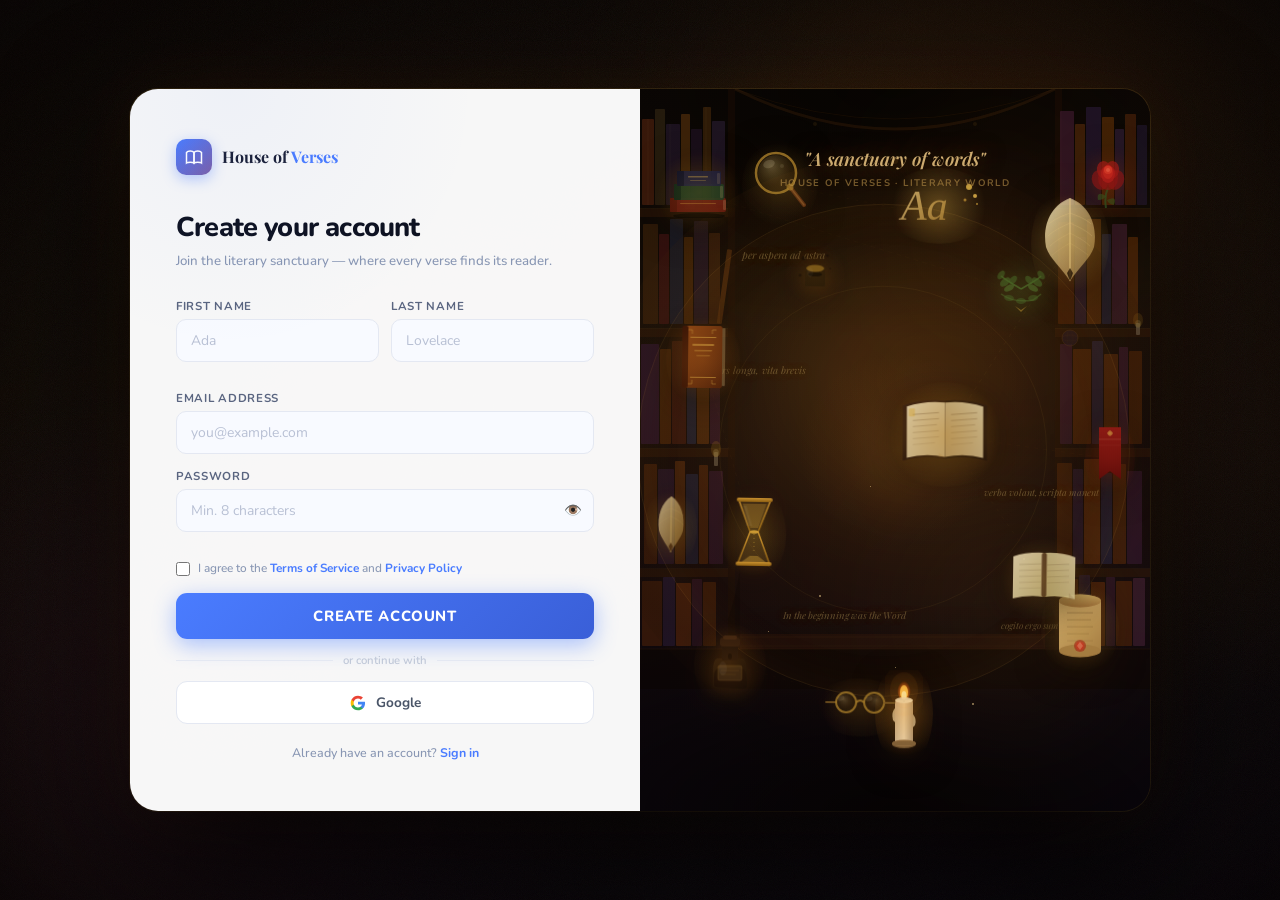
<file: index.html>
<!DOCTYPE html>
<html lang="en">
<head>
<meta charset="UTF-8">
<meta name="viewport" content="width=device-width, initial-scale=1.0">
<title>House of Verses</title>
<link href="https://fonts.googleapis.com/css2?family=Nunito:wght@300;400;600;700;800&family=Playfair+Display:ital,wght@0,500;0,600;0,700;1,500;1,600&family=Crimson+Pro:ital,wght@0,300;0,400;1,300;1,400&display=swap" rel="stylesheet">
<style>
/* ══ SHARED RESET ══ */
*, *::before, *::after { box-sizing: border-box; margin: 0; padding: 0; }
body { overflow: hidden; background: #0e0907; }

/* ══ PAGE SWITCH ══ */
#landing-page  { position: fixed; inset: 0; display: flex; align-items: center; justify-content: center; padding: 20px; }
#homepage      { display: none; }
#homepage.visible { display: block; }

.switch-overlay {
  position: fixed; inset: 0; z-index: 9999;
  background: #0e0907;
  opacity: 0; pointer-events: none;
  transition: opacity .45s ease;
}
.switch-overlay.on { opacity: 1; pointer-events: all; }

/* ══ LANDING CSS ══ */

*, *::before, *::after { box-sizing: border-box; margin: 0; padding: 0; }

:root {
  --bg:        #0e0907;
  --mahogany:  #1a0e08;
  --walnut:    #2a1608;
  --leather:   #3d1f0a;
  --parchment: #c8a96e;
  --gold:      #d4a843;
  --gold-glow: #f0c060;
  --candle:    #ff9a30;
  --ember:     #e05c10;
  --ink:       #1c1020;
  --velvet:    #1a0a1e;
  --accent:    #4a7cff;
  --accent2:   #7b5ea7;
  --white:     #ffffff;
  --off-white: #f5ead8;
  --muted:     #8a7a60;
  --border:    rgba(212,168,67,0.2);
  --card-bg:   rgba(255,255,255,0.97);
  --glow:      rgba(212,168,67,0.3);
}

html, body { height: 100%; }

body {
  font-family: 'Nunito', sans-serif;
  min-height: 100vh;
  display: flex; align-items: center; justify-content: center;
  padding: 20px;
  overflow: hidden;
  background: #0e0907;
  position: relative;
}

/* ── GOTHIC LIBRARY BACKGROUND ── */
.bg-base {
  position: fixed; inset: 0; pointer-events: none; z-index: 0;
  background:
    radial-gradient(ellipse 80% 60% at 70% 45%, rgba(40,20,8,.92) 0%, transparent 65%),
    radial-gradient(ellipse 60% 80% at 15% 85%, rgba(26,10,30,.85) 0%, transparent 55%),
    radial-gradient(ellipse 50% 50% at 85% 10%, rgba(30,15,5,.8) 0%, transparent 50%),
    linear-gradient(170deg, #0c0704 0%, #130c05 35%, #0e0907 70%, #0a0612 100%);
}

/* Candle warm glow pools — scattered light sources */
.candle-glow {
  position: fixed; pointer-events: none; z-index: 0;
  border-radius: 50%; filter: blur(90px); mix-blend-mode: screen;
}
.cg1 { width:500px;height:400px;background:rgba(220,120,20,.1);top:-80px;right:5%;animation:cgPulse 4s ease-in-out infinite; }
.cg2 { width:350px;height:500px;background:rgba(160,70,10,.09);bottom:-100px;left:-60px;animation:cgPulse 5.5s ease-in-out infinite 1.2s; }
.cg3 { width:300px;height:200px;background:rgba(240,160,40,.07);top:40%;left:20%;animation:cgPulse 3.8s ease-in-out infinite 0.5s; }
.cg4 { width:250px;height:250px;background:rgba(200,100,20,.06);top:15%;left:55%;animation:cgPulse 6s ease-in-out infinite 2s; }
.cg5 { width:200px;height:300px;background:rgba(100,30,120,.08);bottom:10%;right:20%;animation:cgPulse 7s ease-in-out infinite 3s; }
@keyframes cgPulse {
  0%,100%{opacity:.5;transform:scale(1) translate(0,0)}
  40%{opacity:1;transform:scale(1.1) translate(1%,-1%)}
  70%{opacity:.7;transform:scale(.97) translate(-1%,1%)}
}

/* Fine paper/vellum grain texture */
.grain {
  position: fixed; inset: 0; pointer-events: none; z-index: 1; opacity: .04;
  background-image: url("data:image/svg+xml,%3Csvg viewBox='0 0 256 256' xmlns='http://www.w3.org/2000/svg'%3E%3Cfilter id='n'%3E%3CfeTurbulence type='fractalNoise' baseFrequency='.75' numOctaves='4' stitchTiles='stitch'/%3E%3C/filter%3E%3Crect width='100%25' height='100%25' filter='url(%23n)'/%3E%3C/svg%3E");
  background-size: 180px;
}

/* Vignette — darken all four edges */
.vignette {
  position: fixed; inset: 0; pointer-events: none; z-index: 1;
  background: radial-gradient(ellipse 80% 80% at 50% 50%, transparent 40%, rgba(6,3,2,.7) 100%);
}

/* ── MAIN CARD ── */
.card {
  position: relative; z-index: 10;
  width: 100%; max-width: 1020px;
  min-height: 600px;
  display: grid;
  grid-template-columns: 50% 50%;
  border-radius: 28px;
  overflow: hidden;
  box-shadow:
    0 60px 140px rgba(0,0,0,.8),
    0 0 0 1px rgba(212,168,67,.15),
    0 0 80px rgba(180,100,20,.1),
    inset 0 1px 0 rgba(255,220,150,.06);
  animation: cardIn .7s cubic-bezier(.34,1.4,.64,1) both;
}
@keyframes cardIn {
  from { opacity:0; transform:scale(.9) translateY(30px); }
  to   { opacity:1; transform:scale(1)  translateY(0); }
}

/* ══ LEFT — FORM PANEL ══ */
.form-panel {
  background: var(--card-bg);
  padding: 50px 46px;
  display: flex; flex-direction: column; justify-content: center;
  position: relative; z-index: 2;
}
.form-panel::before {
  content: '';
  position: absolute; inset: 0; pointer-events: none;
  background: radial-gradient(ellipse 80% 60% at 20% 0%, rgba(74,124,255,.05) 0%, transparent 60%);
}

.brand { display: flex; align-items: center; gap: 10px; margin-bottom: 34px; }
.brand-icon {
  width: 36px; height: 36px;
  background: linear-gradient(135deg, var(--accent) 0%, var(--accent2) 100%);
  border-radius: 10px;
  display: flex; align-items: center; justify-content: center;
  box-shadow: 0 4px 14px rgba(74,124,255,.4);
}
.brand-icon svg { width: 18px; height: 18px; }
.brand-name { font-family: 'Playfair Display', serif; font-size: 1rem; font-weight: 700; color: #1a1f36; }
.brand-name span { color: var(--accent); }

.form-title { font-family: 'Nunito', sans-serif; font-size: 1.7rem; font-weight: 800; color: #0d1120; letter-spacing: -.03em; margin-bottom: 6px; }
.form-sub { font-size: .83rem; color: #8896b3; font-weight: 500; margin-bottom: 26px; line-height: 1.5; }

.name-row { display: grid; grid-template-columns: 1fr 1fr; gap: 12px; margin-bottom: 14px; }
.fg { margin-bottom: 14px; }
.fg:last-of-type { margin-bottom: 0; }

label { display: block; font-size: .72rem; font-weight: 700; color: #5a6580; margin-bottom: 5px; letter-spacing: .06em; text-transform: uppercase; }

input[type=text], input[type=email], input[type=password] {
  width: 100%; padding: 11px 14px;
  border: 1.5px solid #e4e8f2;
  border-radius: 10px;
  font-family: 'Nunito', sans-serif; font-size: .87rem; color: #0d1120;
  background: #f8faff; outline: none;
  transition: border-color .2s, box-shadow .2s, background .2s;
}
input:focus { border-color: var(--accent); background: #fff; box-shadow: 0 0 0 3px rgba(74,124,255,.12); }
input::placeholder { color: #b8c0d4; font-weight: 400; }

.pw-wrap { position: relative; }
.pw-wrap input { padding-right: 42px; }
.pw-eye { position: absolute; right: 12px; top: 50%; transform: translateY(-50%); background: none; border: none; cursor: pointer; font-size: .9rem; color: #b8c0d4; padding: 0; transition: color .2s; }
.pw-eye:hover { color: var(--accent); }

.terms-row { display: flex; align-items: flex-start; gap: 8px; margin: 14px 0 16px; font-size: .74rem; color: #8896b3; line-height: 1.5; }
.terms-row input[type=checkbox] { width: 14px; height: 14px; accent-color: var(--accent); cursor: pointer; flex-shrink: 0; margin-top: 2px; }
.terms-row label { text-transform: none; letter-spacing: 0; font-weight: 500; color: #8896b3; font-size: .74rem; margin-bottom: 0; }
.terms-row a { color: var(--accent); font-weight: 700; text-decoration: none; }
.terms-row a:hover { text-decoration: underline; }

.btn-main {
  width: 100%; padding: 13px;
  background: linear-gradient(135deg, var(--accent) 0%, #3a5fd8 100%);
  color: white; border: none; border-radius: 11px;
  font-family: 'Nunito', sans-serif; font-size: .92rem; font-weight: 800; letter-spacing: .04em;
  cursor: pointer; text-transform: uppercase;
  box-shadow: 0 6px 22px rgba(74,124,255,.45);
  transition: opacity .2s, transform .15s, box-shadow .2s;
  margin-bottom: 14px;
}
.btn-main:hover { opacity:.92; transform:translateY(-1px); box-shadow:0 10px 30px rgba(74,124,255,.5); }
.btn-main:active { transform:translateY(0); }

.divider { display: flex; align-items: center; gap: 10px; margin-bottom: 13px; color: #c0c8d8; font-size: .71rem; font-weight: 600; }
.divider::before, .divider::after { content:''; flex:1; height:1px; background:#e4e8f2; }

.btn-google {
  width: 100%; padding: 11px; background: #fff; color: #4a5568;
  border: 1.5px solid #e4e8f2; border-radius: 11px;
  font-family: 'Nunito', sans-serif; font-size: .85rem; font-weight: 700; cursor: pointer;
  display: flex; align-items: center; justify-content: center; gap: 10px;
  transition: border-color .2s, box-shadow .2s; margin-bottom: 20px;
}
.btn-google:hover { border-color: var(--accent); box-shadow: 0 2px 10px rgba(74,124,255,.1); }

.signin-row { text-align: center; font-size: .78rem; color: #8896b3; font-weight: 500; }
.signin-row a { color: var(--accent); font-weight: 700; text-decoration: none; }
.signin-row a:hover { text-decoration: underline; }

/* ══ RIGHT — WORLD PANEL ══ */
.world-panel {
  position: relative; overflow: hidden;
  background: transparent;
}

/* Gothic library interior — rich layered dark */
.world-panel::before {
  content: '';
  position: absolute; inset: 0; z-index: 0;
  background:
    /* vaulted ceiling shadow at top */
    radial-gradient(ellipse 110% 35% at 50% 0%, rgba(5,3,1,.95) 0%, transparent 100%),
    /* floor shadow at bottom */
    radial-gradient(ellipse 110% 30% at 50% 100%, rgba(5,2,1,.9) 0%, transparent 100%),
    /* candle warm center glow */
    radial-gradient(ellipse 75% 80% at 50% 52%, rgba(38,20,8,.3) 0%, transparent 70%),
    /* rich dark base */
    linear-gradient(175deg, #0f0906 0%, #160e07 30%, #12090a 65%, #0a0712 100%);
}

/* Bookshelf silhouettes — drawn as SVG background on the world panel */
.shelf-bg {
  position: absolute; inset: 0; z-index: 1; pointer-events: none;
  opacity: .55;
}

/* Warm candle light bloom inside panel */
.panel-candle {
  position: absolute; pointer-events: none; z-index: 2;
  border-radius: 50%; filter: blur(70px); mix-blend-mode: screen;
}
.pc1 { width:280px;height:220px;background:rgba(210,110,20,.18);top:25%;left:30%;animation:pcFlicker 3s ease-in-out infinite; }
.pc2 { width:180px;height:180px;background:rgba(240,160,40,.1);top:60%;right:10%;animation:pcFlicker 4.2s ease-in-out infinite 1s; }
.pc3 { width:150px;height:200px;background:rgba(180,80,10,.1);top:5%;left:55%;animation:pcFlicker 2.8s ease-in-out infinite 0.4s; }
@keyframes pcFlicker {
  0%,100%{opacity:.7;transform:scale(1)}
  20%{opacity:1;transform:scale(1.05)}
  45%{opacity:.8;transform:scale(.98)}
  70%{opacity:1;transform:scale(1.03)}
}

/* Dust motes drifting in the library air */
.mote {
  position: absolute; border-radius: 50%;
  background: rgba(255,220,150,.6);
  pointer-events: none; z-index: 3;
  animation: moteDrift var(--md,28s) ease-in-out infinite var(--mdl,0s);
}
@keyframes moteDrift {
  0%   { transform:translate(0,0);opacity:0; }
  10%  { opacity:.8; }
  50%  { transform:translate(var(--mx,15px),var(--my,-40px)); opacity:.5; }
  90%  { opacity:.3; }
  100% { transform:translate(var(--mx2,5px),var(--my2,-80px)); opacity:0; }
}

/* Large ethereal orb — now warm amber instead of blue */
.orb-ring {
  position: absolute;
  width: 115%; padding-bottom: 115%;
  border-radius: 50%;
  top: 50%; left: 50%;
  transform: translate(-52%, -50%);
  background: radial-gradient(ellipse at 42% 38%,
    rgba(200,130,40,.12) 0%,
    rgba(140,80,20,.08) 30%,
    rgba(30,15,5,.2) 58%,
    transparent 70%
  );
  pointer-events: none; z-index: 2;
  animation: orbBreath 9s ease-in-out infinite;
}
@keyframes orbBreath { 0%,100%{transform:translate(-52%,-50%) scale(1)} 50%{transform:translate(-52%,-50%) scale(1.04)} }
.orb-ring::before {
  content: '';
  position: absolute; inset: 8%;
  border-radius: 50%;
  border: 1px solid rgba(200,150,60,.12);
  box-shadow: inset 0 0 50px rgba(200,130,40,.07);
}
.orb-ring::after {
  content: '';
  position: absolute; inset: 22%;
  border-radius: 50%;
  border: 1px solid rgba(200,150,60,.07);
}

/* inner warm glow */
.orb-inner {
  position: absolute; width: 38%; padding-bottom: 38%;
  border-radius: 50%;
  top: 50%; left: 50%; transform: translate(-50%, -50%);
  background: radial-gradient(ellipse at center,
    rgba(210,140,40,.14) 0%, rgba(160,90,20,.07) 40%, transparent 70%
  );
  z-index: 2; pointer-events: none;
  animation: orbBreath 6s ease-in-out infinite 2s;
}

/* Floating text fragments — like torn pages */
.txt-frag {
  position: absolute; pointer-events: none; z-index: 3;
  font-family: 'Playfair Display', Georgia, serif;
  font-style: italic; color: rgba(200,170,100,.4);
  animation: fragFloat var(--ff,18s) ease-in-out infinite var(--ffl,0s);
  white-space: nowrap; font-size: var(--fs,0.7rem);
  text-shadow: 0 0 12px rgba(220,170,80,.3);
}
@keyframes fragFloat {
  0%,100%{transform:translateY(0) rotate(var(--fr0,-2deg));opacity:.3;}
  40%{transform:translateY(var(--fy,-18px)) rotate(var(--fr1,2deg));opacity:.6;}
  70%{transform:translateY(var(--fy2,-8px)) rotate(var(--fr2,0deg));opacity:.4;}
}

/* world text */
.world-title {
  position: absolute; top: 8%; left: 50%;
  transform: translateX(-50%);
  z-index: 8; text-align: center;
  pointer-events: none;
}
.world-title h2 {
  font-family: 'Playfair Display', serif;
  font-style: italic; font-size: 1.15rem; font-weight: 600;
  color: rgba(220,185,120,.92);
  text-shadow: 0 0 25px rgba(210,150,40,.5), 0 0 50px rgba(180,100,20,.3);
  white-space: nowrap;
}
.world-title p {
  font-size: .6rem; font-weight: 700; letter-spacing: .14em;
  color: rgba(180,140,70,.6); text-transform: uppercase; margin-top: 5px;
}

/* ── FLOATING OBJECTS ── */
#floatLayer {
  position: absolute; inset: 0; z-index: 5;
  pointer-events: none;
}

.fobj {
  position: absolute;
  pointer-events: none;
  will-change: transform;
}
.fobj svg {
  filter: drop-shadow(0 6px 20px rgba(0,0,0,.75)) drop-shadow(0 2px 8px rgba(180,100,20,.2));
}

/* glow halos — warm amber instead of blue */
.fobj::after {
  content: '';
  position: absolute; inset: -10px;
  border-radius: 50%;
  background: radial-gradient(circle, var(--halo, rgba(200,140,40,.15)) 0%, transparent 70%);
  pointer-events: none;
  animation: haloP var(--dur,6s) ease-in-out infinite var(--delay,0s);
}
@keyframes haloP {
  0%,100% { opacity:.4; transform:scale(1); }
  50%     { opacity:.9; transform:scale(1.18); }
}

/* Connection lines — warm parchment color */
.conn-line {
  position: absolute; pointer-events: none; z-index: 4; opacity: .12;
}

/* dust particles */
.dust {
  position: absolute; border-radius: 50%;
  pointer-events: none; z-index: 3;
  animation: dustFloat var(--dd,20s) ease-in-out infinite var(--ddl,0s);
}
@keyframes dustFloat {
  0%   { transform:translate(0,0) scale(1); opacity:.3; }
  25%  { transform:translate(var(--dx1,8px), var(--dy1,-12px)) scale(1.2); opacity:.7; }
  50%  { transform:translate(var(--dx2,-6px), var(--dy2,-20px)) scale(.9); opacity:.4; }
  75%  { transform:translate(var(--dx3,12px), var(--dy3,-8px)) scale(1.1); opacity:.5; }
  100% { transform:translate(0,0) scale(1); opacity:.3; }
}

/* toast */
#toast {
  position: fixed; bottom: 22px; left: 50%;
  transform: translateX(-50%) translateY(60px);
  background: #1a2a5e; color: white;
  border: 1px solid rgba(74,124,255,.3);
  font-family: 'Nunito', sans-serif; font-size: .82rem; font-weight: 600;
  padding: 10px 24px; border-radius: 40px;
  z-index: 200; pointer-events: none; opacity: 0;
  transition: transform .4s cubic-bezier(.34,1.56,.64,1), opacity .3s;
  box-shadow: 0 8px 24px rgba(0,0,0,.4);
}
#toast.show { transform: translateX(-50%) translateY(0); opacity: 1; }

@media(max-width:700px) {
  .card { grid-template-columns: 1fr; }
  .world-panel { min-height: 280px; }
  .form-panel { padding: 30px 24px; }
  .name-row { grid-template-columns: 1fr; }
}


/* ══ HOMEPAGE CSS ══ */

*, *::before, *::after { box-sizing: border-box; margin: 0; padding: 0; }

:root {
  --bg:         #0e0907;
  --gold:       #d4a843;
  --gold-light: #f0c060;
  --candle:     #ff9a30;
  --accent:     #4a7cff;
  --accent2:    #7b5ea7;
  --cream:      #f5ead8;
  --muted:      #8a7a60;
  --border:     rgba(212,168,67,.18);
  --surface:    rgba(255,255,255,.04);
  --text-main:  rgba(245,234,216,.92);
  --text-dim:   rgba(200,170,110,.6);
  --nav-h:      64px;
}

html, body { height: 100%; overflow: hidden; font-family: 'Nunito', sans-serif; background: var(--bg); color: var(--text-main); }

/* ── BACKGROUND ── */
.bg-wrap { position:fixed;inset:0;z-index:0;pointer-events:none; background: radial-gradient(ellipse 70% 60% at 20% 30%,rgba(40,20,8,.9) 0%,transparent 60%), radial-gradient(ellipse 60% 80% at 85% 70%,rgba(26,10,30,.8) 0%,transparent 55%), linear-gradient(160deg,#0c0704 0%,#130c05 40%,#0e0907 100%); }
.bg-glow { position:fixed;pointer-events:none;z-index:0;border-radius:50%;filter:blur(100px);mix-blend-mode:screen; }
.g1{width:600px;height:400px;background:rgba(200,110,15,.08);top:-100px;right:10%;animation:gP 8s ease-in-out infinite;}
.g2{width:400px;height:500px;background:rgba(120,50,140,.07);bottom:-150px;left:-80px;animation:gP 11s ease-in-out infinite 3s;}
.g3{width:300px;height:200px;background:rgba(220,150,30,.06);top:35%;left:40%;animation:gP 6s ease-in-out infinite 1s;}
@keyframes gP{0%,100%{opacity:.5;transform:scale(1)}50%{opacity:1;transform:scale(1.12)}}
.grain{position:fixed;inset:0;pointer-events:none;z-index:1;opacity:.035;background-image:url("data:image/svg+xml,%3Csvg viewBox='0 0 256 256' xmlns='http://www.w3.org/2000/svg'%3E%3Cfilter id='n'%3E%3CfeTurbulence type='fractalNoise' baseFrequency='.75' numOctaves='4' stitchTiles='stitch'/%3E%3C/filter%3E%3Crect width='100%25' height='100%25' filter='url(%23n)'/%3E%3C/svg%3E");background-size:180px;}
.vignette{position:fixed;inset:0;pointer-events:none;z-index:1;background:radial-gradient(ellipse 85% 85% at 50% 50%,transparent 35%,rgba(6,3,2,.65) 100%);}

/* ── NAVBAR ── */
nav {
  position:fixed;top:0;left:0;right:0;z-index:100;height:var(--nav-h);
  display:flex;align-items:center;justify-content:space-between;padding:0 28px;
  background:linear-gradient(180deg,rgba(10,6,3,.94) 0%,rgba(10,6,3,.0) 100%);
  backdrop-filter:blur(14px);
  border-bottom:1px solid rgba(212,168,67,.08);
}
.nav-brand{display:flex;align-items:center;gap:9px;text-decoration:none;}
.nav-brand-icon{width:30px;height:30px;background:linear-gradient(135deg,var(--accent) 0%,var(--accent2) 100%);border-radius:8px;display:flex;align-items:center;justify-content:center;box-shadow:0 4px 14px rgba(74,124,255,.35);flex-shrink:0;}
.nav-brand-icon svg{width:15px;height:15px;}
.nav-brand-name{font-family:'Playfair Display',serif;font-size:.92rem;font-weight:700;color:var(--text-main);}
.nav-brand-name span{color:var(--gold);}
.nav-links{display:flex;align-items:center;gap:4px;list-style:none;}
.nav-links a{text-decoration:none;font-size:.76rem;font-weight:600;color:var(--text-dim);padding:5px 11px;border-radius:20px;transition:color .2s,background .2s;letter-spacing:.03em;}
.nav-links a:hover,.nav-links a.active{color:var(--text-main);background:rgba(255,255,255,.06);}
.nav-links a.active{color:var(--gold);}
.pip{display:inline-block;width:4px;height:4px;border-radius:50%;background:var(--gold);margin-left:3px;vertical-align:middle;}
.nav-search{display:flex;align-items:center;background:rgba(255,255,255,.06);border:1px solid var(--border);border-radius:20px;padding:5px 13px;gap:7px;transition:background .2s,border-color .2s;}
.nav-search:focus-within{background:rgba(255,255,255,.09);border-color:rgba(212,168,67,.4);}
.nav-search svg{width:13px;height:13px;color:var(--text-dim);flex-shrink:0;}
.nav-search input{background:none;border:none;outline:none;font-family:'Nunito',sans-serif;font-size:.76rem;color:var(--text-main);width:150px;}
.nav-search input::placeholder{color:var(--text-dim);}
.nav-right{display:flex;align-items:center;gap:10px;}
.nav-notif{position:relative;cursor:pointer;width:32px;height:32px;display:flex;align-items:center;justify-content:center;border-radius:50%;background:rgba(255,255,255,.05);border:1px solid var(--border);transition:background .2s;}
.nav-notif:hover{background:rgba(255,255,255,.09);}
.nav-notif svg{width:15px;height:15px;color:var(--text-dim);}
.nav-notif::after{content:'3';position:absolute;top:2px;right:2px;width:13px;height:13px;border-radius:50%;background:var(--accent);color:#fff;font-size:.48rem;font-weight:800;display:flex;align-items:center;justify-content:center;}
.nav-avatar{display:flex;align-items:center;gap:8px;cursor:pointer;}
.nav-avatar-img{width:32px;height:32px;border-radius:50%;background:linear-gradient(135deg,var(--gold) 0%,#a06820 100%);display:flex;align-items:center;justify-content:center;font-family:'Playfair Display',serif;font-size:.8rem;font-weight:700;color:#0e0907;border:1.5px solid rgba(212,168,67,.4);box-shadow:0 2px 10px rgba(212,168,67,.2);}
.nav-avatar-name{font-size:.76rem;font-weight:700;color:var(--text-main);}

/* ── LAYOUT ── */
.page{position:fixed;inset:0;padding-top:var(--nav-h);display:grid;grid-template-columns:1fr 330px;z-index:2;overflow:hidden;}
.col-left{display:flex;flex-direction:column;padding:18px 18px 18px 26px;gap:14px;overflow-y:auto;scrollbar-width:none;}
.col-left::-webkit-scrollbar{display:none;}
.col-right{border-left:1px solid var(--border);display:flex;flex-direction:column;overflow:hidden;background:rgba(255,255,255,.015);}

@keyframes fadeUp{from{opacity:0;transform:translateY(16px)}to{opacity:1;transform:translateY(0)}}

/* ── HERO ── */
.hero{position:relative;background:linear-gradient(135deg,rgba(30,15,5,.9) 0%,rgba(20,10,15,.85) 100%);border:1px solid var(--border);border-radius:18px;padding:26px 28px;overflow:hidden;flex-shrink:0;animation:fadeUp .55s cubic-bezier(.34,1.4,.64,1) both .05s;}
.hero::before{content:'';position:absolute;inset:0;background:radial-gradient(ellipse 80% 100% at 92% 50%,rgba(212,168,67,.08) 0%,transparent 60%);pointer-events:none;}
.hero-deco{position:absolute;right:26px;top:50%;transform:translateY(-50%);opacity:.1;pointer-events:none;font-size:4.5rem;animation:heroDeco 6s ease-in-out infinite;}
@keyframes heroDeco{0%,100%{transform:translateY(-50%) rotate(-5deg)}50%{transform:translateY(calc(-50% - 8px)) rotate(5deg)}}
.hero-greeting{font-size:.68rem;font-weight:700;letter-spacing:.12em;text-transform:uppercase;color:var(--gold);margin-bottom:5px;}
.hero-name{font-family:'Playfair Display',serif;font-size:1.65rem;font-weight:700;color:var(--text-main);line-height:1.2;margin-bottom:9px;}
.hero-name em{font-style:italic;color:var(--gold-light);}
.hero-quote{font-family:'Crimson Pro',serif;font-style:italic;font-size:.95rem;color:rgba(200,170,110,.75);line-height:1.6;border-left:2px solid rgba(212,168,67,.3);padding-left:13px;margin-bottom:16px;max-width:460px;}
.hero-quote cite{display:block;font-size:.68rem;font-style:normal;color:var(--text-dim);margin-top:3px;letter-spacing:.04em;}
.hero-actions{display:flex;gap:9px;flex-wrap:wrap;}
.btn-primary{padding:8px 18px;background:linear-gradient(135deg,var(--accent) 0%,#3a5fd8 100%);color:#fff;border:none;border-radius:20px;font-family:'Nunito',sans-serif;font-size:.74rem;font-weight:800;letter-spacing:.04em;text-transform:uppercase;cursor:pointer;box-shadow:0 4px 16px rgba(74,124,255,.35);transition:transform .15s,box-shadow .2s;}
.btn-primary:hover{transform:translateY(-1px);box-shadow:0 6px 22px rgba(74,124,255,.45);}
.btn-ghost{padding:8px 18px;background:rgba(255,255,255,.06);color:var(--text-main);border:1px solid var(--border);border-radius:20px;font-family:'Nunito',sans-serif;font-size:.74rem;font-weight:700;cursor:pointer;transition:background .2s,border-color .2s;}
.btn-ghost:hover{background:rgba(255,255,255,.1);border-color:rgba(212,168,67,.35);}

/* ── SECTION HEADER ── */
.section-header{display:flex;align-items:center;justify-content:space-between;flex-shrink:0;animation:fadeUp .55s cubic-bezier(.34,1.4,.64,1) both .12s;}
.section-title{font-family:'Playfair Display',serif;font-size:.95rem;font-weight:600;color:var(--text-main);display:flex;align-items:center;gap:8px;}
.section-title::before{content:'';display:inline-block;width:3px;height:13px;background:linear-gradient(180deg,var(--gold) 0%,var(--candle) 100%);border-radius:2px;}
.section-see-all{font-size:.68rem;font-weight:700;letter-spacing:.06em;text-transform:uppercase;color:var(--gold);text-decoration:none;opacity:.7;transition:opacity .2s;}
.section-see-all:hover{opacity:1;}

/* ── FEATURED CARDS ── */
.featured-grid{display:grid;grid-template-columns:repeat(3,1fr);gap:11px;flex-shrink:0;animation:fadeUp .55s cubic-bezier(.34,1.4,.64,1) both .2s;}
.feat-card{background:var(--surface);border:1px solid var(--border);border-radius:13px;padding:14px;cursor:pointer;transition:background .2s,border-color .2s,transform .2s;position:relative;overflow:hidden;}
.feat-card::before{content:'';position:absolute;inset:0;background:radial-gradient(ellipse 80% 80% at 50% 0%,rgba(212,168,67,.07) 0%,transparent 60%);opacity:0;transition:opacity .2s;}
.feat-card:hover{background:rgba(255,255,255,.07);border-color:rgba(212,168,67,.35);transform:translateY(-2px);}
.feat-card:hover::before{opacity:1;}
.feat-card-type{font-size:.6rem;font-weight:800;letter-spacing:.1em;text-transform:uppercase;color:var(--gold);margin-bottom:7px;opacity:.8;}
.feat-card-cover{width:100%;aspect-ratio:3/2;border-radius:8px;margin-bottom:9px;display:flex;align-items:center;justify-content:center;font-size:2rem;background:rgba(255,255,255,.04);border:1px solid rgba(255,255,255,.06);overflow:hidden;position:relative;}
.feat-card-cover-bg{position:absolute;inset:0;opacity:.25;}
.feat-card-title{font-family:'Playfair Display',serif;font-size:.84rem;font-weight:600;color:var(--text-main);line-height:1.3;margin-bottom:2px;}
.feat-card-author{font-size:.67rem;color:var(--text-dim);font-weight:600;margin-bottom:7px;}
.feat-card-excerpt{font-family:'Crimson Pro',serif;font-style:italic;font-size:.78rem;color:rgba(200,170,110,.6);line-height:1.5;display:-webkit-box;-webkit-line-clamp:2;-webkit-box-orient:vertical;overflow:hidden;}
.feat-card-footer{margin-top:9px;display:flex;align-items:center;justify-content:space-between;}
.feat-card-likes{font-size:.65rem;color:var(--text-dim);font-weight:600;display:flex;align-items:center;gap:3px;}
.feat-card-likes svg{width:10px;height:10px;}
.feat-card-tag{font-size:.58rem;font-weight:700;letter-spacing:.06em;text-transform:uppercase;padding:2px 6px;border-radius:10px;background:rgba(212,168,67,.12);color:var(--gold);border:1px solid rgba(212,168,67,.2);}

/* ── MEDIA BAR ── */
.media-bar{display:grid;grid-template-columns:1fr 1fr;gap:11px;flex-shrink:0;animation:fadeUp .55s cubic-bezier(.34,1.4,.64,1) both .28s;}
.media-card{background:var(--surface);border:1px solid var(--border);border-radius:13px;padding:12px 14px;display:flex;align-items:center;gap:12px;cursor:pointer;transition:background .2s,border-color .2s;text-decoration:none;overflow:hidden;}
.media-card:hover{background:rgba(255,255,255,.07);border-color:rgba(212,168,67,.3);}
.media-card-icon{width:40px;height:40px;border-radius:10px;display:flex;align-items:center;justify-content:center;flex-shrink:0;font-size:1.2rem;}
.media-card-icon.yt{background:rgba(255,0,0,.15);border:1px solid rgba(255,0,0,.2);}
.media-card-icon.am{background:rgba(252,61,57,.15);border:1px solid rgba(252,61,57,.2);}
.media-card-info{min-width:0;}
.media-card-platform{font-size:.58rem;font-weight:800;letter-spacing:.1em;text-transform:uppercase;color:var(--text-dim);margin-bottom:1px;}
.media-card-title{font-size:.78rem;font-weight:700;color:var(--text-main);white-space:nowrap;overflow:hidden;text-overflow:ellipsis;}
.media-card-sub{font-size:.65rem;color:var(--text-dim);margin-top:1px;}
.media-card-play{margin-left:auto;flex-shrink:0;width:28px;height:28px;border-radius:50%;background:rgba(255,255,255,.08);border:1px solid var(--border);display:flex;align-items:center;justify-content:center;}
.media-card-play svg{width:10px;height:10px;color:var(--text-main);margin-left:1px;}

/* ── RIGHT COLUMN ── */
.thoughts-panel{padding:18px 18px 14px;border-bottom:1px solid var(--border);flex-shrink:0;animation:fadeUp .55s cubic-bezier(.34,1.4,.64,1) both .08s;}
.thoughts-label{font-size:.67rem;font-weight:800;letter-spacing:.1em;text-transform:uppercase;color:var(--gold);margin-bottom:9px;opacity:.85;}
.thoughts-composer{display:flex;gap:9px;align-items:flex-start;margin-bottom:10px;}
.thoughts-avatar{width:30px;height:30px;border-radius:50%;flex-shrink:0;background:linear-gradient(135deg,var(--gold) 0%,#a06820 100%);display:flex;align-items:center;justify-content:center;font-family:'Playfair Display',serif;font-size:.74rem;font-weight:700;color:#0e0907;border:1.5px solid rgba(212,168,67,.35);}
.thoughts-input{width:100%;background:rgba(255,255,255,.05);border:1px solid var(--border);border-radius:11px;padding:8px 11px;font-family:'Crimson Pro',serif;font-style:italic;font-size:.83rem;color:var(--text-main);resize:none;outline:none;min-height:56px;transition:border-color .2s,background .2s;line-height:1.5;}
.thoughts-input::placeholder{color:rgba(200,170,110,.38);}
.thoughts-input:focus{border-color:rgba(212,168,67,.4);background:rgba(255,255,255,.07);}
.thoughts-actions{display:flex;align-items:center;justify-content:space-between;}
.thoughts-mood{display:flex;gap:5px;}
.mood-btn{background:none;border:none;cursor:pointer;font-size:.9rem;padding:3px;border-radius:6px;transition:transform .15s,background .15s;}
.mood-btn:hover{transform:scale(1.2);background:rgba(255,255,255,.08);}
.thoughts-submit{padding:5px 13px;background:linear-gradient(135deg,var(--gold) 0%,#a06820 100%);color:#0e0907;border:none;border-radius:14px;font-family:'Nunito',sans-serif;font-size:.68rem;font-weight:800;letter-spacing:.06em;text-transform:uppercase;cursor:pointer;transition:opacity .2s,transform .15s;box-shadow:0 3px 12px rgba(212,168,67,.3);}
.thoughts-submit:hover{opacity:.88;transform:translateY(-1px);}

.thoughts-feed{flex:1;overflow-y:auto;padding:0 18px;scrollbar-width:thin;scrollbar-color:rgba(212,168,67,.2) transparent;}
.thoughts-feed::-webkit-scrollbar{width:3px;}
.thoughts-feed::-webkit-scrollbar-thumb{background:rgba(212,168,67,.2);border-radius:3px;}

.thought-item{padding:13px 0;border-bottom:1px solid rgba(212,168,67,.07);animation:fadeUp .4s ease both;}
.thought-item:last-child{border-bottom:none;}
.thought-header{display:flex;align-items:center;gap:7px;margin-bottom:5px;}
.thought-user-av{width:24px;height:24px;border-radius:50%;flex-shrink:0;display:flex;align-items:center;justify-content:center;font-size:.6rem;font-weight:700;color:#0e0907;}
.thought-user-name{font-size:.72rem;font-weight:700;color:var(--text-main);}
.thought-time{font-size:.62rem;color:var(--text-dim);margin-left:auto;}
.thought-text{font-family:'Crimson Pro',serif;font-style:italic;font-size:.85rem;color:rgba(220,195,145,.78);line-height:1.55;padding-left:31px;}
.thought-reactions{display:flex;gap:8px;padding-left:31px;margin-top:6px;}
.thought-react-btn{background:none;border:none;cursor:pointer;font-size:.62rem;font-weight:700;color:var(--text-dim);display:flex;align-items:center;gap:3px;padding:2px 6px;border-radius:9px;transition:background .15s,color .15s;}
.thought-react-btn:hover{background:rgba(255,255,255,.06);color:var(--text-main);}
.thought-react-btn.liked{color:#ff6090;}
.thought-react-btn svg{width:9px;height:9px;}

.stats-row{padding:12px 18px;border-top:1px solid var(--border);display:grid;grid-template-columns:repeat(3,1fr);gap:6px;flex-shrink:0;background:rgba(255,255,255,.02);animation:fadeUp .55s cubic-bezier(.34,1.4,.64,1) both .32s;}
.stat-item{text-align:center;}
.stat-num{font-family:'Playfair Display',serif;font-size:1.05rem;font-weight:700;color:var(--gold);display:block;}
.stat-label{font-size:.58rem;font-weight:700;letter-spacing:.08em;text-transform:uppercase;color:var(--text-dim);margin-top:1px;}

/* ── ABOUT SIDE PANEL ── */
.about-overlay {
  position: fixed; inset: 0; z-index: 200;
  background: rgba(6,3,2,.7);
  backdrop-filter: blur(6px);
  opacity: 0; pointer-events: none;
  transition: opacity .4s ease;
}
.about-overlay.open { opacity: 1; pointer-events: all; }

.about-panel {
  position: fixed; top: 0; right: 0; bottom: 0; z-index: 201;
  width: min(480px, 95vw);
  background: linear-gradient(170deg, #130c05 0%, #0e0907 40%, #0a0612 100%);
  border-left: 1px solid var(--border);
  box-shadow: -20px 0 80px rgba(0,0,0,.7);
  transform: translateX(100%);
  transition: transform .45s cubic-bezier(.34,1.2,.64,1);
  display: flex; flex-direction: column;
  overflow: hidden;
}
.about-panel.open { transform: translateX(0); }

/* panel grain */
.about-panel::before {
  content:''; position:absolute; inset:0; pointer-events:none; z-index:0;
  opacity:.03;
  background-image:url("data:image/svg+xml,%3Csvg viewBox='0 0 256 256' xmlns='http://www.w3.org/2000/svg'%3E%3Cfilter id='n'%3E%3CfeTurbulence type='fractalNoise' baseFrequency='.75' numOctaves='4' stitchTiles='stitch'/%3E%3C/filter%3E%3Crect width='100%25' height='100%25' filter='url(%23n)'/%3E%3C/svg%3E");
  background-size:180px;
}

.about-glow {
  position:absolute;pointer-events:none;z-index:0;
  width:350px;height:350px;
  background:rgba(180,110,20,.08);
  border-radius:50%;filter:blur(80px);
  top:-80px;right:-60px;
  animation: gP 9s ease-in-out infinite;
}
.about-glow2 {
  position:absolute;pointer-events:none;z-index:0;
  width:250px;height:300px;
  background:rgba(100,40,130,.07);
  border-radius:50%;filter:blur(70px);
  bottom:-60px;left:-40px;
  animation: gP 12s ease-in-out infinite 4s;
}

.about-header {
  position: relative; z-index: 1;
  padding: 28px 28px 20px;
  border-bottom: 1px solid var(--border);
  display: flex; align-items: flex-start; justify-content: space-between;
  flex-shrink: 0;
}
.about-close {
  background: rgba(255,255,255,.06); border: 1px solid var(--border);
  border-radius: 50%; width: 32px; height: 32px;
  display: flex; align-items: center; justify-content: center;
  cursor: pointer; color: var(--text-dim); font-size: .9rem;
  transition: background .2s, color .2s; flex-shrink: 0;
}
.about-close:hover { background: rgba(255,255,255,.12); color: var(--text-main); }
.about-eyebrow {
  font-size: .62rem; font-weight: 800; letter-spacing: .14em;
  text-transform: uppercase; color: var(--gold); margin-bottom: 4px; opacity: .8;
}
.about-panel-title {
  font-family: 'Playfair Display', serif;
  font-style: italic; font-size: 1.3rem; font-weight: 600;
  color: var(--text-main); line-height: 1.2;
}

.about-body {
  position: relative; z-index: 1;
  flex: 1; overflow-y: auto; padding: 28px;
  scrollbar-width: thin; scrollbar-color: rgba(212,168,67,.2) transparent;
}
.about-body::-webkit-scrollbar { width: 3px; }
.about-body::-webkit-scrollbar-thumb { background: rgba(212,168,67,.2); border-radius: 3px; }

/* avatar monogram */
.about-avatar {
  width: 72px; height: 72px; border-radius: 50%;
  background: linear-gradient(135deg, var(--gold) 0%, #7a4a08 100%);
  display: flex; align-items: center; justify-content: center;
  font-family: 'Playfair Display', serif; font-size: 1.6rem; font-weight: 700;
  color: #0e0907;
  border: 2px solid rgba(212,168,67,.4);
  box-shadow: 0 0 30px rgba(212,168,67,.2), 0 8px 24px rgba(0,0,0,.4);
  margin-bottom: 20px;
  animation: avatarPulse 4s ease-in-out infinite;
}
@keyframes avatarPulse {
  0%,100%{ box-shadow: 0 0 30px rgba(212,168,67,.2), 0 8px 24px rgba(0,0,0,.4); }
  50%{ box-shadow: 0 0 50px rgba(212,168,67,.35), 0 8px 24px rgba(0,0,0,.4); }
}

.about-name {
  font-family: 'Playfair Display', serif;
  font-size: 1.4rem; font-weight: 700;
  color: var(--text-main); line-height: 1.2; margin-bottom: 4px;
}
.about-name em { font-style: italic; color: var(--gold-light); }
.about-role {
  font-size: .7rem; font-weight: 700; letter-spacing: .1em;
  text-transform: uppercase; color: var(--text-dim); margin-bottom: 20px;
}

/* ornamental divider */
.about-divider {
  display: flex; align-items: center; gap: 10px;
  margin: 20px 0; color: rgba(212,168,67,.3); font-size: .7rem;
}
.about-divider::before, .about-divider::after {
  content: ''; flex: 1; height: 1px;
  background: linear-gradient(90deg, transparent, rgba(212,168,67,.25), transparent);
}

.about-bio {
  font-family: 'Crimson Pro', serif;
  font-size: 1rem; line-height: 1.75;
  color: rgba(220,195,145,.82);
  margin-bottom: 24px;
}
.about-bio strong { color: var(--gold-light); font-weight: 400; font-style: italic; }

.about-meta {
  display: grid; grid-template-columns: 1fr 1fr;
  gap: 10px; margin-bottom: 24px;
}
.about-meta-item {
  background: rgba(255,255,255,.04);
  border: 1px solid var(--border);
  border-radius: 10px; padding: 11px 13px;
}
.about-meta-label {
  font-size: .6rem; font-weight: 800; letter-spacing: .1em;
  text-transform: uppercase; color: var(--text-dim); margin-bottom: 3px;
}
.about-meta-value {
  font-family: 'Crimson Pro', serif;
  font-size: .88rem; color: var(--text-main); line-height: 1.3;
}

/* action buttons */
.about-actions { display: flex; flex-direction: column; gap: 10px; }
.about-btn {
  display: flex; align-items: center; gap: 11px;
  padding: 13px 16px;
  border-radius: 12px; border: 1px solid var(--border);
  background: rgba(255,255,255,.04);
  color: var(--text-main); text-decoration: none;
  font-family: 'Nunito', sans-serif; font-size: .8rem; font-weight: 700;
  cursor: pointer; transition: background .2s, border-color .2s, transform .15s;
}
.about-btn:hover { background: rgba(255,255,255,.08); border-color: rgba(212,168,67,.35); transform: translateX(3px); }
.about-btn-icon {
  width: 34px; height: 34px; border-radius: 8px;
  display: flex; align-items: center; justify-content: center;
  font-size: 1rem; flex-shrink: 0;
}
.about-btn-icon.cv  { background: rgba(212,168,67,.15); border: 1px solid rgba(212,168,67,.25); }
.about-btn-icon.mail{ background: rgba(74,124,255,.15);  border: 1px solid rgba(74,124,255,.25); }
.about-btn-label { flex: 1; }
.about-btn-label span {
  display: block; font-size: .65rem; font-weight: 600;
  color: var(--text-dim); margin-top: 1px;
}
.about-btn-arrow { color: var(--text-dim); font-size: .8rem; }

.about-footer {
  position: relative; z-index: 1;
  padding: 16px 28px;
  border-top: 1px solid var(--border);
  text-align: center;
  flex-shrink: 0;
}
.about-footer p {
  font-family: 'Crimson Pro', serif; font-style: italic;
  font-size: .82rem; color: var(--text-dim); line-height: 1.5;
}
.about-footer em { color: rgba(212,168,67,.7); }

#toast{position:fixed;bottom:20px;left:50%;transform:translateX(-50%) translateY(60px);background:rgba(18,10,4,.96);color:var(--text-main);border:1px solid var(--border);font-family:'Nunito',sans-serif;font-size:.8rem;font-weight:600;padding:9px 22px;border-radius:40px;z-index:300;pointer-events:none;opacity:0;transition:transform .4s cubic-bezier(.34,1.56,.64,1),opacity .3s;box-shadow:0 8px 24px rgba(0,0,0,.5);}
#toast.show{transform:translateX(-50%) translateY(0);opacity:1;}



/* ══ EVENT POPUP ══ */
.event-overlay {
  position: fixed; inset: 0; z-index: 8000;
  background: rgba(6,3,2,.75);
  backdrop-filter: blur(8px);
  display: flex; align-items: center; justify-content: center;
  opacity: 0; pointer-events: none;
  transition: opacity .5s ease;
}
.event-overlay.show { opacity: 1; pointer-events: all; }

.event-popup {
  position: relative;
  width: min(480px, 92vw);
  background: linear-gradient(150deg, #1a0e06 0%, #130a0e 50%, #0e0814 100%);
  border: 1px solid rgba(212,168,67,.3);
  border-radius: 24px;
  overflow: hidden;
  box-shadow: 0 40px 100px rgba(0,0,0,.8), 0 0 0 1px rgba(212,168,67,.08);
  transform: scale(.88) translateY(24px);
  transition: transform .5s cubic-bezier(.34,1.4,.64,1);
}
.event-overlay.show .event-popup {
  transform: scale(1) translateY(0);
}

/* grain on popup */
.event-popup::before {
  content:''; position:absolute; inset:0; pointer-events:none; z-index:0;
  opacity:.04;
  background-image:url("data:image/svg+xml,%3Csvg viewBox='0 0 256 256' xmlns='http://www.w3.org/2000/svg'%3E%3Cfilter id='n'%3E%3CfeTurbulence type='fractalNoise' baseFrequency='.75' numOctaves='4' stitchTiles='stitch'/%3E%3C/filter%3E%3Crect width='100%25' height='100%25' filter='url(%23n)'/%3E%3C/svg%3E");
  background-size:180px;
}

/* candle glow inside popup */
.event-popup-glow {
  position:absolute; pointer-events:none; z-index:0;
  width:320px; height:260px;
  background: radial-gradient(ellipse at 60% 30%, rgba(210,130,20,.14) 0%, transparent 65%);
  top:-60px; right:-40px;
  border-radius:50%;
  animation: gP 7s ease-in-out infinite;
}

/* banner top strip */
.event-banner {
  position: relative; z-index: 1;
  background: linear-gradient(90deg, rgba(212,168,67,.18) 0%, rgba(180,100,20,.12) 100%);
  border-bottom: 1px solid rgba(212,168,67,.2);
  padding: 10px 22px;
  display: flex; align-items: center; gap: 10px;
}
.event-banner-badge {
  font-size: .58rem; font-weight: 800; letter-spacing: .14em;
  text-transform: uppercase;
  background: linear-gradient(135deg, var(--gold) 0%, #a06820 100%);
  color: #0e0907; padding: 3px 10px; border-radius: 20px;
  flex-shrink: 0;
}
.event-banner-date {
  font-size: .7rem; font-weight: 700; color: rgba(212,168,67,.8);
  letter-spacing: .06em;
}
.event-banner-date em { font-style: normal; color: var(--gold-light); }

/* close button */
.event-close {
  position: absolute; top: 12px; right: 14px; z-index: 10;
  background: rgba(255,255,255,.07); border: 1px solid rgba(212,168,67,.2);
  border-radius: 50%; width: 28px; height: 28px;
  display: flex; align-items: center; justify-content: center;
  cursor: pointer; color: rgba(200,170,110,.6); font-size: .8rem;
  transition: background .2s, color .2s;
}
.event-close:hover { background: rgba(255,255,255,.13); color: var(--text-main); }

/* popup body */
.event-body {
  position: relative; z-index: 1;
  padding: 28px 28px 24px;
}

.event-icon {
  font-size: 2.8rem; line-height: 1;
  margin-bottom: 14px; display: block;
  animation: heroDeco 5s ease-in-out infinite;
}

.event-title {
  font-family: 'Playfair Display', serif;
  font-size: 1.5rem; font-weight: 700; line-height: 1.25;
  color: var(--text-main); margin-bottom: 6px;
}
.event-title em { font-style: italic; color: var(--gold-light); }

.event-subtitle {
  font-size: .72rem; font-weight: 700; letter-spacing: .1em;
  text-transform: uppercase; color: var(--gold);
  margin-bottom: 14px; opacity: .8;
}

.event-desc {
  font-family: 'Crimson Pro', serif; font-style: italic;
  font-size: .98rem; color: rgba(220,195,145,.8); line-height: 1.7;
  margin-bottom: 22px;
  border-left: 2px solid rgba(212,168,67,.25);
  padding-left: 14px;
}

/* detail chips */
.event-chips {
  display: flex; flex-wrap: wrap; gap: 8px;
  margin-bottom: 22px;
}
.event-chip {
  font-size: .68rem; font-weight: 700;
  padding: 4px 11px; border-radius: 20px;
  background: rgba(255,255,255,.05);
  border: 1px solid rgba(212,168,67,.18);
  color: rgba(200,170,110,.75);
  display: flex; align-items: center; gap: 5px;
}

/* CTA buttons */
.event-actions { display: flex; gap: 10px; }
.event-btn-primary {
  flex: 1; padding: 11px;
  background: linear-gradient(135deg, var(--gold) 0%, #a06820 100%);
  color: #0e0907; border: none; border-radius: 12px;
  font-family: 'Nunito', sans-serif; font-size: .78rem; font-weight: 800;
  letter-spacing: .05em; text-transform: uppercase; cursor: pointer;
  box-shadow: 0 4px 16px rgba(212,168,67,.3);
  transition: opacity .2s, transform .15s;
}
.event-btn-primary:hover { opacity: .88; transform: translateY(-1px); }
.event-btn-secondary {
  padding: 11px 18px;
  background: rgba(255,255,255,.05); color: var(--text-dim);
  border: 1px solid rgba(212,168,67,.18); border-radius: 12px;
  font-family: 'Nunito', sans-serif; font-size: .78rem; font-weight: 700;
  cursor: pointer; transition: background .2s, color .2s;
  white-space: nowrap;
}
.event-btn-secondary:hover { background: rgba(255,255,255,.09); color: var(--text-main); }

/* footer note */
.event-footer-note {
  text-align: center; margin-top: 14px;
  font-size: .62rem; color: rgba(180,140,70,.45);
  font-family: 'Crimson Pro', serif; font-style: italic;
}

#toast{position:fixed;bottom:20px;left:50%;transform:translateX(-50%) translateY(60px);background:rgba(18,10,4,.96);color:rgba(245,234,216,.92);border:1px solid rgba(212,168,67,.18);font-family:'Nunito',sans-serif;font-size:.8rem;font-weight:600;padding:9px 22px;border-radius:40px;z-index:9000;pointer-events:none;opacity:0;transition:transform .4s cubic-bezier(.34,1.56,.64,1),opacity .3s;box-shadow:0 8px 24px rgba(0,0,0,.5);}
#toast.show{transform:translateX(-50%) translateY(0);opacity:1;}
</style>
</head>
<body>

<!-- FADE OVERLAY -->
<div class="switch-overlay" id="switchOverlay"></div>

<!-- ════════════════════
     LANDING PAGE
════════════════════ -->
<div id="landing-page">
  <div class="bg-base"></div>
  <div class="candle-glow cg1"></div>
  <div class="candle-glow cg2"></div>
  <div class="candle-glow cg3"></div>
  <div class="candle-glow cg4"></div>
  <div class="candle-glow cg5"></div>
  <div class="grain"></div>
  <div class="vignette"></div>

<!-- Gothic library background layers -->
<div class="bg-base"></div>
<div class="candle-glow cg1"></div>
<div class="candle-glow cg2"></div>
<div class="candle-glow cg3"></div>
<div class="candle-glow cg4"></div>
<div class="candle-glow cg5"></div>
<div class="grain"></div>
<div class="vignette"></div>

<div class="card">

  <!-- ══ LEFT: FORM ══ -->
  <div class="form-panel">
    <div class="brand">
      <div class="brand-icon">
        <svg viewBox="0 0 24 24" fill="none" stroke="white" stroke-width="2" stroke-linecap="round">
          <path d="M2 6s1.5-2 5-2 5 2 5 2v14s-1.5-1-5-1-5 1-5 1V6z"/>
          <path d="M12 6s1.5-2 5-2 5 2 5 2v14s-1.5-1-5-1-5 1-5 1V6z"/>
        </svg>
      </div>
      <div class="brand-name">House of <span>Verses</span></div>
    </div>

    <h1 class="form-title">Create your account</h1>
    <p class="form-sub">Join the literary sanctuary — where every verse finds its reader.</p>

    <div class="name-row">
      <div class="fg" style="margin-bottom:0">
        <label>First Name</label>
        <input type="text" id="fn" placeholder="Ada" autocomplete="given-name">
      </div>
      <div class="fg" style="margin-bottom:0">
        <label>Last Name</label>
        <input type="text" id="ln" placeholder="Lovelace" autocomplete="family-name">
      </div>
    </div>
    <div style="height:14px"></div>
    <div class="fg">
      <label>Email Address</label>
      <input type="email" id="em" placeholder="you@example.com" autocomplete="email">
    </div>
    <div class="fg">
      <label>Password</label>
      <div class="pw-wrap">
        <input type="password" id="pw" placeholder="Min. 8 characters" autocomplete="new-password">
        <button class="pw-eye" id="pwBtn" onclick="togglePw()" type="button">👁️</button>
      </div>
    </div>
    <div class="terms-row">
      <input type="checkbox" id="terms">
      <label for="terms">I agree to the <a href="#">Terms of Service</a> and <a href="#">Privacy Policy</a></label>
    </div>

    <button class="btn-main" onclick="doSignUp()">Create Account</button>
    <div class="divider">or continue with</div>
    <button class="btn-google" onclick="window.location.href='homepage.html'">
      <svg width="16" height="16" viewBox="0 0 24 24">
        <path fill="#4285F4" d="M22.56 12.25c0-.78-.07-1.53-.2-2.25H12v4.26h5.92c-.26 1.37-1.04 2.53-2.21 3.31v2.77h3.57c2.08-1.92 3.28-4.74 3.28-8.09z"/>
        <path fill="#34A853" d="M12 23c2.97 0 5.46-.98 7.28-2.66l-3.57-2.77c-.98.66-2.23 1.06-3.71 1.06-2.86 0-5.29-1.93-6.16-4.53H2.18v2.84C3.99 20.53 7.7 23 12 23z"/>
        <path fill="#FBBC05" d="M5.84 14.09c-.22-.66-.35-1.36-.35-2.09s.13-1.43.35-2.09V7.07H2.18C1.43 8.55 1 10.22 1 12s.43 3.45 1.18 4.93l3.66-2.84z"/>
        <path fill="#EA4335" d="M12 5.38c1.62 0 3.06.56 4.21 1.64l3.15-3.15C17.45 2.09 14.97 1 12 1 7.7 1 3.99 3.47 2.18 7.07l3.66 2.84c.87-2.6 3.3-4.53 6.16-4.53z"/>
      </svg>
      Google
    </button>
    <div class="signin-row">Already have an account? <a href="#" onclick="switchToHome();return false;">Sign in</a></div>
  </div>

  <!-- ══ RIGHT: WORLD PANEL ══ -->
  <div class="world-panel" id="worldPanel">

    <!-- Bookshelf silhouette background — gothic library walls -->
    <svg class="shelf-bg" viewBox="0 0 510 600" fill="none" xmlns="http://www.w3.org/2000/svg" preserveAspectRatio="xMidYMid slice">
      <!-- Floor -->
      <rect x="0" y="560" width="510" height="40" fill="rgba(10,5,2,.9)"/>
      <!-- Floor glow line -->
      <line x1="0" y1="560" x2="510" y2="560" stroke="rgba(180,100,20,.15)" stroke-width="1"/>

      <!-- === LEFT BOOKSHELF === -->
      <!-- Shelf planks left -->
      <rect x="0" y="120" width="95" height="8" fill="rgba(50,25,8,.9)"/>
      <rect x="0" y="240" width="95" height="8" fill="rgba(50,25,8,.9)"/>
      <rect x="0" y="360" width="95" height="8" fill="rgba(50,25,8,.9)"/>
      <rect x="0" y="480" width="95" height="8" fill="rgba(50,25,8,.9)"/>
      <!-- shelf edge highlight -->
      <rect x="0" y="119" width="95" height="1" fill="rgba(180,120,40,.2)"/>
      <rect x="0" y="239" width="95" height="1" fill="rgba(180,120,40,.18)"/>
      <rect x="0" y="359" width="95" height="1" fill="rgba(180,120,40,.16)"/>
      <rect x="0" y="479" width="95" height="1" fill="rgba(180,120,40,.14)"/>
      <!-- Left wall vertical -->
      <rect x="88" y="0" width="7" height="560" fill="rgba(30,15,5,.8)"/>

      <!-- Books row 1 left (top shelf, y=0..120) -->
      <rect x="2"  y="30" width="12" height="86" rx="1" fill="rgba(120,50,20,.75)"/>
      <rect x="15" y="20" width="10" height="96" rx="1" fill="rgba(80,60,30,.7)"/>
      <rect x="26" y="35" width="14" height="81" rx="1" fill="rgba(60,40,80,.65)"/>
      <rect x="41" y="25" width="9"  height="91" rx="1" fill="rgba(140,80,20,.7)"/>
      <rect x="51" y="40" width="11" height="76" rx="1" fill="rgba(50,30,60,.7)"/>
      <rect x="63" y="18" width="8"  height="98" rx="1" fill="rgba(100,60,15,.75)"/>
      <rect x="72" y="32" width="13" height="84" rx="1" fill="rgba(70,50,90,.65)"/>
      <!-- Book spines light streaks -->
      <line x1="8"  y1="30" x2="8"  y2="116" stroke="rgba(255,210,140,.08)" stroke-width="1"/>
      <line x1="30" y1="35" x2="30" y2="116" stroke="rgba(255,210,140,.06)" stroke-width="1"/>
      <line x1="66" y1="18" x2="66" y2="116" stroke="rgba(255,210,140,.07)" stroke-width="1"/>

      <!-- Books row 2 left (y=128..240) -->
      <rect x="3"  y="135" width="15" height="100" rx="1" fill="rgba(90,50,15,.7)"/>
      <rect x="19" y="145" width="10" height="90"  rx="1" fill="rgba(110,30,30,.65)"/>
      <rect x="30" y="130" width="13" height="105" rx="1" fill="rgba(40,50,80,.7)"/>
      <rect x="44" y="148" width="9"  height="87"  rx="1" fill="rgba(130,70,10,.7)"/>
      <rect x="54" y="132" width="14" height="103" rx="1" fill="rgba(60,40,70,.68)"/>
      <rect x="69" y="144" width="11" height="91"  rx="1" fill="rgba(100,55,18,.72)"/>
      <!-- little leaning book -->
      <rect x="82" y="160" width="5" height="75" rx="1" fill="rgba(150,80,20,.6)" transform="rotate(8,84,197)"/>

      <!-- Books row 3 left (y=248..360) -->
      <rect x="1"  y="255" width="18" height="100" rx="1" fill="rgba(70,30,80,.68)"/>
      <rect x="20" y="260" width="11" height="95"  rx="1" fill="rgba(120,60,10,.72)"/>
      <rect x="32" y="252" width="14" height="103" rx="1" fill="rgba(100,40,20,.7)"/>
      <rect x="47" y="265" width="9"  height="90"  rx="1" fill="rgba(50,60,100,.65)"/>
      <rect x="57" y="255" width="12" height="100" rx="1" fill="rgba(140,70,15,.7)"/>
      <rect x="70" y="262" width="10" height="93"  rx="1" fill="rgba(80,35,70,.68)"/>

      <!-- Books row 4 left (y=368..480) -->
      <rect x="4"  y="375" width="13" height="100" rx="1" fill="rgba(110,50,10,.7)"/>
      <rect x="18" y="380" width="16" height="95"  rx="1" fill="rgba(60,35,75,.68)"/>
      <rect x="35" y="372" width="10" height="103" rx="1" fill="rgba(130,65,15,.72)"/>
      <rect x="46" y="385" width="12" height="90"  rx="1" fill="rgba(45,55,95,.65)"/>
      <rect x="59" y="376" width="9"  height="99"  rx="1" fill="rgba(120,55,12,.7)"/>
      <rect x="69" y="382" width="14" height="93"  rx="1" fill="rgba(70,30,65,.7)"/>

      <!-- Books row 5 left (y=488..560) -->
      <rect x="2"  y="492" width="20" height="65" rx="1" fill="rgba(100,45,10,.75)"/>
      <rect x="23" y="488" width="12" height="69" rx="1" fill="rgba(55,40,85,.7)"/>
      <rect x="36" y="494" width="15" height="63" rx="1" fill="rgba(140,60,12,.72)"/>
      <rect x="52" y="490" width="10" height="67" rx="1" fill="rgba(70,30,60,.68)"/>
      <rect x="63" y="493" width="13" height="64" rx="1" fill="rgba(110,50,8,.7)"/>

      <!-- === RIGHT BOOKSHELF === -->
      <!-- Right wall vertical -->
      <rect x="415" y="0" width="7" height="560" fill="rgba(30,15,5,.8)"/>
      <!-- Shelf planks right -->
      <rect x="415" y="120" width="95" height="8" fill="rgba(50,25,8,.9)"/>
      <rect x="415" y="240" width="95" height="8" fill="rgba(50,25,8,.9)"/>
      <rect x="415" y="360" width="95" height="8" fill="rgba(50,25,8,.9)"/>
      <rect x="415" y="480" width="95" height="8" fill="rgba(50,25,8,.9)"/>
      <rect x="415" y="119" width="95" height="1" fill="rgba(180,120,40,.2)"/>
      <rect x="415" y="239" width="95" height="1" fill="rgba(180,120,40,.18)"/>
      <rect x="415" y="359" width="95" height="1" fill="rgba(180,120,40,.16)"/>
      <rect x="415" y="479" width="95" height="1" fill="rgba(180,120,40,.14)"/>

      <!-- Right books row 1 -->
      <rect x="420" y="22" width="14" height="94" rx="1" fill="rgba(100,40,80,.7)"/>
      <rect x="435" y="35" width="10" height="81" rx="1" fill="rgba(130,65,15,.72)"/>
      <rect x="446" y="18" width="15" height="98" rx="1" fill="rgba(60,40,90,.68)"/>
      <rect x="462" y="28" width="12" height="88" rx="1" fill="rgba(140,70,10,.75)"/>
      <rect x="475" y="40" width="9"  height="76" rx="1" fill="rgba(80,50,100,.65)"/>
      <rect x="485" y="25" width="11" height="91" rx="1" fill="rgba(120,55,15,.7)"/>
      <rect x="497" y="36" width="10" height="80" rx="1" fill="rgba(50,35,75,.68)"/>

      <!-- Right books row 2 -->
      <rect x="418" y="133" width="16" height="102" rx="1" fill="rgba(110,45,10,.72)"/>
      <rect x="435" y="148" width="11" height="87"  rx="1" fill="rgba(65,40,85,.68)"/>
      <rect x="447" y="130" width="14" height="105" rx="1" fill="rgba(145,72,12,.75)"/>
      <rect x="462" y="145" width="9"  height="90"  rx="1" fill="rgba(50,55,100,.65)"/>
      <rect x="472" y="135" width="15" height="100" rx="1" fill="rgba(95,42,75,.7)"/>
      <rect x="488" y="148" width="10" height="87"  rx="1" fill="rgba(130,60,10,.72)"/>

      <!-- Right books row 3 -->
      <rect x="420" y="255" width="12" height="100" rx="1" fill="rgba(75,32,70,.7)"/>
      <rect x="433" y="260" width="18" height="95"  rx="1" fill="rgba(125,58,10,.73)"/>
      <rect x="452" y="252" width="11" height="103" rx="1" fill="rgba(55,50,95,.67)"/>
      <rect x="464" y="265" width="14" height="90"  rx="1" fill="rgba(135,65,12,.72)"/>
      <rect x="479" y="258" width="9"  height="97"  rx="1" fill="rgba(90,38,75,.68)"/>
      <rect x="489" y="262" width="13" height="93"  rx="1" fill="rgba(115,52,8,.7)"/>

      <!-- Right books row 4 -->
      <rect x="417" y="374" width="15" height="101" rx="1" fill="rgba(105,48,10,.72)"/>
      <rect x="433" y="380" width="10" height="95"  rx="1" fill="rgba(58,38,80,.68)"/>
      <rect x="444" y="370" width="16" height="105" rx="1" fill="rgba(145,68,14,.75)"/>
      <rect x="461" y="384" width="11" height="91"  rx="1" fill="rgba(48,52,98,.65)"/>
      <rect x="473" y="375" width="13" height="100" rx="1" fill="rgba(118,54,10,.72)"/>
      <rect x="487" y="382" width="15" height="93"  rx="1" fill="rgba(72,32,68,.7)"/>

      <!-- Right books row 5 -->
      <rect x="420" y="490" width="18" height="67" rx="1" fill="rgba(130,58,12,.75)"/>
      <rect x="439" y="486" width="11" height="71" rx="1" fill="rgba(52,38,85,.7)"/>
      <rect x="451" y="493" width="14" height="64" rx="1" fill="rgba(145,65,10,.73)"/>
      <rect x="466" y="488" width="9"  height="69" rx="1" fill="rgba(72,32,62,.68)"/>
      <rect x="476" y="492" width="16" height="65" rx="1" fill="rgba(115,50,8,.72)"/>
      <rect x="493" y="489" width="12" height="68" rx="1" fill="rgba(95,45,75,.7)"/>

      <!-- === TOP ARCH (gothic arch framing) === -->
      <path d="M95 0 Q255 80 415 0" stroke="rgba(80,45,15,.5)" stroke-width="3" fill="none"/>
      <path d="M95 0 Q255 60 415 0" stroke="rgba(120,70,20,.2)" stroke-width="1" fill="none"/>
      <!-- Arch decorative dots -->
      <circle cx="255" cy="72" r="3" fill="rgba(180,120,40,.3)"/>
      <circle cx="175" cy="35" r="2" fill="rgba(180,120,40,.2)"/>
      <circle cx="335" cy="35" r="2" fill="rgba(180,120,40,.2)"/>

      <!-- === FLOOR RUGS / PATTERN === -->
      <rect x="95" y="545" width="320" height="15" rx="2" fill="rgba(80,35,10,.4)"/>
      <line x1="95" y1="548" x2="415" y2="548" stroke="rgba(180,120,40,.12)" stroke-width="1"/>
      <line x1="95" y1="557" x2="415" y2="557" stroke="rgba(180,120,40,.1)" stroke-width="1"/>

      <!-- Ambient shadow cast by shelves onto floor -->
      <path d="M88 560 L88 530 Q95 510 100 480 L100 560 Z" fill="rgba(0,0,0,.4)"/>
      <path d="M415 560 L415 530 Q408 510 405 480 L405 560 Z" fill="rgba(0,0,0,.4)"/>

      <!-- Candle on left shelf (row 4) -->
      <rect x="74" y="363" width="4" height="14" rx="1" fill="rgba(220,200,160,.5)"/>
      <ellipse cx="76" cy="360" rx="5" ry="8" fill="rgba(255,180,40,.25)"/>
      <ellipse cx="76" cy="364" rx="3" ry="4" fill="rgba(255,220,120,.35)"/>

      <!-- Candle on right shelf (row 2) -->
      <rect x="496" y="234" width="4" height="12" rx="1" fill="rgba(220,200,160,.5)"/>
      <ellipse cx="498" cy="231" rx="5" ry="7" fill="rgba(255,180,40,.22)"/>
      <ellipse cx="498" cy="235" rx="3" ry="4" fill="rgba(255,220,120,.3)"/>

      <!-- Small globe on right shelf row 3 -->
      <circle cx="430" cy="249" r="8" fill="rgba(40,30,60,.6)" stroke="rgba(150,100,30,.3)" stroke-width="1"/>
      <ellipse cx="430" cy="249" rx="8" ry="3" fill="none" stroke="rgba(150,100,30,.2)" stroke-width=".5"/>
      <ellipse cx="430" cy="249" rx="3" ry="8" fill="none" stroke="rgba(150,100,30,.15)" stroke-width=".5"/>

      <!-- Skull on left shelf row 1 (very subtle) -->
      <circle cx="50" cy="110" r="7" fill="rgba(180,160,130,.25)"/>
      <rect x="45" y="115" width="10" height="5" rx="1" fill="rgba(150,130,100,.2)"/>
    </svg>

    <!-- Candle glow inside panel -->
    <div class="panel-candle pc1"></div>
    <div class="panel-candle pc2"></div>
    <div class="panel-candle pc3"></div>

    <!-- Orb -->
    <div class="orb-ring"></div>
    <div class="orb-inner"></div>

    <!-- Dust motes floating in library air -->
    <div class="mote" style="--md:32s;--mdl:0s;--mx:12px;--my:-50px;--mx2:5px;--my2:-90px;width:2px;height:2px;top:70%;left:35%"></div>
    <div class="mote" style="--md:25s;--mdl:4s;--mx:-8px;--my:-40px;--mx2:-15px;--my2:-75px;width:1.5px;height:1.5px;top:50%;left:60%"></div>
    <div class="mote" style="--md:38s;--mdl:8s;--mx:15px;--my:-55px;--mx2:8px;--my2:-100px;width:1px;height:1px;top:80%;left:50%"></div>
    <div class="mote" style="--md:20s;--mdl:2s;--mx:-10px;--my:-45px;--mx2:-5px;--my2:-85px;width:2px;height:2px;top:65%;left:75%"></div>
    <div class="mote" style="--md:28s;--mdl:12s;--mx:6px;--my:-35px;--mx2:2px;--my2:-65px;width:1.5px;height:1.5px;top:75%;left:25%"></div>
    <div class="mote" style="--md:35s;--mdl:6s;--mx:-12px;--my:-60px;--mx2:-6px;--my2:-110px;width:1px;height:1px;top:55%;left:45%"></div>
    <div class="mote" style="--md:22s;--mdl:15s;--mx:9px;--my:-48px;--mx2:4px;--my2:-88px;width:2px;height:2px;top:85%;left:65%"></div>

    <!-- Floating text fragments — like pages from old books -->
    <div class="txt-frag" style="--ff:20s;--ffl:0s;--fy:-20px;--fy2:-10px;--fr0:-3deg;--fr1:2deg;--fr2:0deg;--fs:0.65rem;top:22%;left:20%">per aspera ad astra</div>
    <div class="txt-frag" style="--ff:25s;--ffl:5s;--fy:-15px;--fy2:-8px;--fr0:4deg;--fr1:-2deg;--fr2:1deg;--fs:0.6rem;top:72%;left:28%">In the beginning was the Word</div>
    <div class="txt-frag" style="--ff:18s;--ffl:9s;--fy:-22px;--fy2:-12px;--fr0:-2deg;--fr1:3deg;--fr2:-1deg;--fs:0.58rem;top:55%;right:10%">verba volant, scripta manent</div>
    <div class="txt-frag" style="--ff:30s;--ffl:3s;--fy:-18px;--fy2:-6px;--fr0:3deg;--fr1:-1deg;--fr2:2deg;--fs:0.62rem;top:38%;left:15%">ars longa, vita brevis</div>
    <div class="txt-frag" style="--ff:22s;--ffl:14s;--fy:-25px;--fy2:-14px;--fr0:-4deg;--fr1:2deg;--fr2:-2deg;--fs:0.56rem;bottom:25%;right:18%">cogito ergo sum</div>

    <!-- World label -->
    <div class="world-title">
      <h2>"A sanctuary of words"</h2>
      <p>House of Verses · Literary World</p>
    </div>

    <!-- SVG connection lines — warm parchment color -->
    <svg class="conn-line" style="inset:0;width:100%;height:100%;position:absolute;" id="connSvg">
      <line id="cl1" stroke="rgba(200,150,60,.45)" stroke-width="1" stroke-dasharray="4 5"/>
      <line id="cl2" stroke="rgba(180,120,40,.38)" stroke-width="1" stroke-dasharray="3 6"/>
      <line id="cl3" stroke="rgba(160,100,30,.35)" stroke-width="1" stroke-dasharray="4 5"/>
      <line id="cl4" stroke="rgba(180,120,40,.3)"  stroke-width="1" stroke-dasharray="3 6"/>
      <line id="cl5" stroke="rgba(200,150,60,.28)" stroke-width="1" stroke-dasharray="4 5"/>
      <line id="cl6" stroke="rgba(160,100,30,.25)" stroke-width="1" stroke-dasharray="3 6"/>
      <line id="cl7" stroke="rgba(200,150,60,.22)" stroke-width="1" stroke-dasharray="5 4"/>
    </svg>

    <!-- ══ FLOATING OBJECTS ══ -->
    <div id="floatLayer">

      <!-- 0. Open Book — CENTER, breathes -->
      <div class="fobj" id="obj0"
           style="--halo:rgba(200,140,40,.35);left:50%;top:42%;transform:translate(-50%,-50%)">
        <svg width="100" height="78" viewBox="0 0 100 78" fill="none">
          <defs>
            <linearGradient id="bookL" x1="0" y1="0" x2="1" y2="1">
              <stop offset="0%" stop-color="#3a2010"/><stop offset="100%" stop-color="#1e0e06"/>
            </linearGradient>
            <linearGradient id="bookR" x1="1" y1="0" x2="0" y2="1">
              <stop offset="0%" stop-color="#2e1a0c"/><stop offset="100%" stop-color="#160a04"/>
            </linearGradient>
            <linearGradient id="pageL" x1="0" y1="0" x2="1" y2="1">
              <stop offset="0%" stop-color="#e8d8b0"/><stop offset="100%" stop-color="#c8b080"/>
            </linearGradient>
            <linearGradient id="pageR" x1="1" y1="0" x2="0" y2="1">
              <stop offset="0%" stop-color="#dccca0"/><stop offset="100%" stop-color="#bca070"/>
            </linearGradient>
            <filter id="spineGlow"><feGaussianBlur stdDeviation="2" result="b"/><feMerge><feMergeNode in="b"/><feMergeNode in="SourceGraphic"/></feMerge></filter>
          </defs>
          <!-- left cover edge -->
          <path d="M50 8 Q28 6 8 13 L8 68 Q28 62 50 66 Z" fill="url(#bookL)"/>
          <!-- left page -->
          <path d="M50 10 Q30 8 12 14 L12 65 Q30 60 50 64 Z" fill="url(#pageL)" opacity=".92"/>
          <!-- right cover edge -->
          <path d="M50 8 Q72 6 92 13 L92 68 Q72 62 50 66 Z" fill="url(#bookR)"/>
          <!-- right page -->
          <path d="M50 10 Q70 8 88 14 L88 65 Q70 60 50 64 Z" fill="url(#pageR)" opacity=".9"/>
          <!-- spine glow warm -->
          <line x1="50" y1="8" x2="50" y2="66" stroke="rgba(220,170,80,.9)" stroke-width="1.5" filter="url(#spineGlow)"/>
          <!-- text lines left — dark ink on parchment -->
          <line x1="18" y1="22" x2="44" y2="20" stroke="rgba(60,30,10,.35)" stroke-width=".8"/>
          <line x1="18" y1="28" x2="44" y2="26" stroke="rgba(60,30,10,.3)"  stroke-width=".8"/>
          <line x1="18" y1="34" x2="42" y2="32" stroke="rgba(60,30,10,.25)" stroke-width=".8"/>
          <line x1="18" y1="40" x2="44" y2="38" stroke="rgba(60,30,10,.22)" stroke-width=".8"/>
          <line x1="18" y1="46" x2="44" y2="44" stroke="rgba(60,30,10,.18)" stroke-width=".8"/>
          <line x1="18" y1="52" x2="40" y2="50" stroke="rgba(60,30,10,.14)" stroke-width=".8"/>
          <!-- text lines right -->
          <line x1="56" y1="22" x2="82" y2="20" stroke="rgba(60,30,10,.35)" stroke-width=".8"/>
          <line x1="56" y1="28" x2="82" y2="26" stroke="rgba(60,30,10,.3)"  stroke-width=".8"/>
          <line x1="56" y1="34" x2="80" y2="32" stroke="rgba(60,30,10,.25)" stroke-width=".8"/>
          <line x1="56" y1="40" x2="82" y2="38" stroke="rgba(60,30,10,.22)" stroke-width=".8"/>
          <line x1="56" y1="46" x2="82" y2="44" stroke="rgba(60,30,10,.18)" stroke-width=".8"/>
          <line x1="56" y1="52" x2="78" y2="50" stroke="rgba(60,30,10,.14)" stroke-width=".8"/>
          <!-- illuminated capital letter hint -->
          <rect x="14" y="16" width="6" height="8" rx="1" fill="rgba(210,160,40,.4)"/>
          <!-- page corner fold -->
          <path d="M44 60 L50 64 L44 64 Z" fill="rgba(180,140,80,.3)"/>
        </svg>
      </div>

      <!-- 1. Large Quill Pen — top right, follows cursor eagerly -->
      <div class="fobj" id="obj1"
           style="--halo:rgba(220,180,80,.25);right:10%;top:14%">
        <svg width="58" height="90" viewBox="0 0 58 90" fill="none">
          <defs>
            <linearGradient id="quillG" x1="0" y1="0" x2="1" y2="1">
              <stop offset="0%" stop-color="rgba(250,240,200,.9)"/>
              <stop offset="50%" stop-color="rgba(220,190,130,.75)"/>
              <stop offset="100%" stop-color="rgba(180,140,70,.6)"/>
            </linearGradient>
          </defs>
          <path d="M29 3 C48 10 57 30 53 52 C49 64 38 72 29 86 C20 72 9 64 5 52 C1 30 10 10 29 3Z" fill="url(#quillG)" opacity=".92"/>
          <line x1="29" y1="3" x2="29" y2="86" stroke="rgba(240,210,140,.7)" stroke-width="1.2"/>
          <path d="M29 18 C21 21 13 24 8 29" stroke="rgba(240,210,140,.3)" stroke-width=".8" fill="none"/>
          <path d="M29 28 C20 32 12 36 7 41" stroke="rgba(240,210,140,.25)" stroke-width=".8" fill="none"/>
          <path d="M29 38 C21 42 14 46 9 51" stroke="rgba(240,210,140,.2)" stroke-width=".8" fill="none"/>
          <path d="M29 48 C22 52 16 56 11 60" stroke="rgba(240,210,140,.15)" stroke-width=".8" fill="none"/>
          <path d="M29 18 C37 21 45 24 50 29" stroke="rgba(240,210,140,.3)" stroke-width=".8" fill="none"/>
          <path d="M29 28 C38 32 46 36 51 41" stroke="rgba(240,210,140,.25)" stroke-width=".8" fill="none"/>
          <path d="M29 38 C37 42 44 46 49 51" stroke="rgba(240,210,140,.2)" stroke-width=".8" fill="none"/>
          <path d="M29 48 C36 52 42 56 47 60" stroke="rgba(240,210,140,.15)" stroke-width=".8" fill="none"/>
          <!-- nib tip — dark ink -->
          <path d="M26 78 L29 86 L32 78 L29 73Z" fill="rgba(30,15,5,.9)"/>
          <line x1="29" y1="73" x2="29" y2="86" stroke="rgba(100,70,20,.5)" stroke-width=".5"/>
        </svg>
      </div>

      <!-- 2. Closed Book — left mid, drifts autonomously -->
      <div class="fobj" id="obj2"
           style="--halo:rgba(180,100,30,.28);left:7%;top:32%">
        <svg width="54" height="70" viewBox="0 0 54 70" fill="none">
          <defs>
            <linearGradient id="bkG" x1="0" y1="0" x2="1" y2="1">
              <stop offset="0%" stop-color="#8b4513"/><stop offset="100%" stop-color="#4a1e08"/>
            </linearGradient>
          </defs>
          <rect x="8" y="4" width="38" height="62" rx="3" fill="#6b3510" opacity=".9"/>
          <rect x="8" y="4" width="38" height="62" rx="3" fill="url(#bkG)"/>
          <rect x="6" y="4" width="6" height="62" rx="2" fill="#3a1505"/>
          <!-- pages side — parchment -->
          <rect x="46" y="6" width="3" height="58" rx="1" fill="rgba(220,190,130,.3)"/>
          <!-- title lines gold -->
          <rect x="16" y="22" width="22" height="2" rx="1" fill="rgba(212,168,67,.55)"/>
          <rect x="18" y="28" width="18" height="1.5" rx="1" fill="rgba(212,168,67,.38)"/>
          <rect x="20" y="33" width="14" height="1.5" rx="1" fill="rgba(212,168,67,.28)"/>
          <rect x="14" y="15" width="26" height="1" rx=".5" fill="rgba(212,168,67,.6)"/>
          <rect x="14" y="55" width="26" height="1" rx=".5" fill="rgba(212,168,67,.6)"/>
          <!-- corner ornaments -->
          <path d="M12 8 L16 8 L16 12" stroke="rgba(212,168,67,.4)" stroke-width="1" fill="none"/>
          <path d="M40 8 L36 8 L36 12" stroke="rgba(212,168,67,.4)" stroke-width="1" fill="none"/>
          <path d="M12 62 L16 62 L16 58" stroke="rgba(212,168,67,.4)" stroke-width="1" fill="none"/>
          <path d="M40 62 L36 62 L36 58" stroke="rgba(212,168,67,.4)" stroke-width="1" fill="none"/>
        </svg>
      </div>

      <!-- 3. Scroll — bottom right, lazy cursor follower -->
      <div class="fobj" id="obj3"
           style="--halo:rgba(212,168,67,.2);right:8%;bottom:20%">
        <svg width="58" height="76" viewBox="0 0 58 76" fill="none">
          <defs>
            <linearGradient id="scrG" x1="0" y1="0" x2="1" y2="1">
              <stop offset="0%" stop-color="#d4b070"/><stop offset="100%" stop-color="#a07840"/>
            </linearGradient>
            <linearGradient id="curlG" x1="0" y1="0" x2="0" y2="1">
              <stop offset="0%" stop-color="#c8a860"/><stop offset="100%" stop-color="#906030"/>
            </linearGradient>
          </defs>
          <rect x="8" y="14" width="42" height="50" rx="2" fill="#c4a060"/>
          <rect x="8" y="14" width="42" height="50" rx="2" fill="url(#scrG)" opacity=".9"/>
          <ellipse cx="29" cy="14" rx="21" ry="6.5" fill="#b89050"/>
          <ellipse cx="29" cy="14" rx="21" ry="6.5" fill="url(#curlG)" opacity=".85"/>
          <ellipse cx="29" cy="64" rx="21" ry="6.5" fill="#a07840"/>
          <!-- dark ink text lines on parchment -->
          <line x1="16" y1="26" x2="42" y2="26" stroke="rgba(50,25,8,.35)" stroke-width=".8"/>
          <line x1="16" y1="33" x2="40" y2="33" stroke="rgba(50,25,8,.3)"  stroke-width=".8"/>
          <line x1="16" y1="40" x2="42" y2="40" stroke="rgba(50,25,8,.25)" stroke-width=".8"/>
          <line x1="16" y1="47" x2="38" y2="47" stroke="rgba(50,25,8,.2)"  stroke-width=".8"/>
          <line x1="16" y1="54" x2="42" y2="54" stroke="rgba(50,25,8,.15)" stroke-width=".8"/>
          <!-- wax seal -->
          <circle cx="29" cy="59" r="6" fill="rgba(160,30,20,.7)"/>
          <circle cx="29" cy="59" r="4" fill="rgba(200,40,30,.75)"/>
          <path d="M26 59 L29 55 L32 59 L29 63 Z" fill="rgba(255,220,180,.3)"/>
        </svg>
      </div>

      <!-- 4. Ink bottle — bottom left, orbits -->
      <div class="fobj" id="obj4"
           style="--halo:rgba(160,90,20,.22);left:12%;bottom:16%">
        <svg width="52" height="65" viewBox="0 0 52 65" fill="none">
          <defs>
            <linearGradient id="inkG" x1="0" y1="0" x2="1" y2="1">
              <stop offset="0%" stop-color="#2a1a0a"/><stop offset="100%" stop-color="#0e0804"/>
            </linearGradient>
          </defs>
          <path d="M13 30 Q9 32 9 43 L9 56 Q9 60 13 60 L39 60 Q43 60 43 56 L43 43 Q43 32 39 30 Z" fill="url(#inkG)"/>
          <rect x="18" y="16" width="16" height="16" rx="2" fill="#1c1008"/>
          <rect x="16" y="9" width="20" height="9" rx="3" fill="#2e1a0c"/>
          <rect x="19" y="7" width="14" height="4" rx="2" fill="#3e2410"/>
          <!-- ink fill — dark with slight warm sheen -->
          <path d="M14 40 Q10 42 10 50 L10 56 Q10 59 13 59 L39 59 Q42 59 42 56 L42 50 Q42 42 38 40 Z" fill="rgba(20,10,5,.9)"/>
          <!-- label — aged parchment -->
          <rect x="14" y="37" width="24" height="15" rx="2" fill="rgba(200,160,90,.15)" stroke="rgba(180,130,50,.35)" stroke-width=".5"/>
          <line x1="17" y1="42" x2="35" y2="42" stroke="rgba(180,130,50,.25)" stroke-width=".5"/>
          <line x1="17" y1="46" x2="32" y2="46" stroke="rgba(180,130,50,.18)" stroke-width=".5"/>
          <!-- shine on glass -->
          <ellipse cx="19" cy="40" rx="4" ry="7" fill="rgba(255,255,255,.05)"/>
          <!-- ink drop falling -->
          <ellipse cx="26" cy="28" rx="2" ry="3" fill="rgba(10,5,2,.85)"/>
        </svg>
      </div>

      <!-- 5. Book stack — top left, counter-parallax -->
      <div class="fobj" id="obj5"
           style="--halo:rgba(180,130,40,.18);left:5%;top:10%">
        <svg width="66" height="56" viewBox="0 0 66 56" fill="none">
          <!-- shadow -->
          <ellipse cx="33" cy="54" rx="26" ry="3" fill="rgba(0,0,0,.5)"/>
          <!-- bottom book — deep red leather -->
          <rect x="4" y="36" width="56" height="14" rx="2" fill="#6b1a10" opacity=".85"/>
          <rect x="4" y="36" width="7" height="14" rx="1" fill="#501308"/>
          <rect x="57" y="38" width="3" height="10" rx="1" fill="rgba(220,190,130,.2)"/>
          <!-- mid book — dark forest green -->
          <rect x="8" y="22" width="50" height="16" rx="2" fill="#1a3820" opacity=".88"/>
          <rect x="8" y="22" width="7" height="16" rx="1" fill="#0e2415"/>
          <rect x="54" y="24" width="3" height="12" rx="1" fill="rgba(220,190,130,.18)"/>
          <!-- top book — navy/indigo -->
          <rect x="11" y="9" width="44" height="15" rx="2" fill="#1a1c3a" opacity=".9"/>
          <rect x="11" y="9" width="7" height="15" rx="1" fill="#0e1025"/>
          <rect x="51" y="11" width="3" height="11" rx="1" fill="rgba(220,190,130,.15)"/>
          <!-- gold title lines -->
          <rect x="22" y="14" width="20" height="1.5" rx=".5" fill="rgba(212,168,67,.4)"/>
          <rect x="24" y="18" width="16" height="1"   rx=".5" fill="rgba(212,168,67,.28)"/>
          <rect x="14" y="41" width="36" height="1"   rx=".5" fill="rgba(212,168,67,.3)"/>
        </svg>
      </div>

      <!-- 6. Typography "Aa" — top center, dreamy drift -->
      <div class="fobj" id="obj6"
           style="--halo:rgba(212,168,67,.35);left:50%;top:12%;transform:translateX(-50%)">
        <svg width="88" height="50" viewBox="0 0 88 50" fill="none">
          <defs>
            <linearGradient id="txtG" x1="0" y1="0" x2="1" y2="1">
              <stop offset="0%" stop-color="rgba(240,210,140,.95)"/>
              <stop offset="100%" stop-color="rgba(180,130,50,.75)"/>
            </linearGradient>
          </defs>
          <text x="6" y="42" font-family="Georgia,serif" font-size="42" font-style="italic" fill="url(#txtG)" opacity=".88">Aa</text>
          <circle cx="74" cy="9"  r="3"   fill="rgba(212,168,67,.9)"/>
          <circle cx="80" cy="18" r="2"   fill="rgba(240,190,80,.8)"/>
          <circle cx="70" cy="22" r="1.5" fill="rgba(200,150,50,.7)"/>
          <circle cx="82" cy="26" r="1"   fill="rgba(220,170,60,.7)"/>
        </svg>
      </div>

      <!-- 7. Bookmark ribbon — right mid, magnetic -->
      <div class="fobj" id="obj7"
           style="--halo:rgba(160,30,20,.2);right:5%;top:46%">
        <svg width="30" height="60" viewBox="0 0 30 60" fill="none">
          <defs>
            <linearGradient id="bkmG" x1="0" y1="0" x2="0" y2="1">
              <stop offset="0%" stop-color="#8b1a14"/><stop offset="100%" stop-color="#5a0c08"/>
            </linearGradient>
          </defs>
          <path d="M4 2 L26 2 L26 54 L15 46 L4 54 Z" fill="url(#bkmG)"/>
          <!-- velvet texture lines -->
          <line x1="4" y1="14" x2="26" y2="14" stroke="rgba(255,200,150,.15)" stroke-width="1"/>
          <line x1="4" y1="20" x2="26" y2="20" stroke="rgba(255,200,150,.08)" stroke-width=".5"/>
          <!-- gold fleur de lis -->
          <circle cx="15" cy="8" r="2.5" fill="rgba(212,168,67,.5)"/>
          <line x1="15" y1="5" x2="15" y2="11" stroke="rgba(212,168,67,.4)" stroke-width="1"/>
          <line x1="12" y1="8" x2="18" y2="8" stroke="rgba(212,168,67,.4)" stroke-width="1"/>
        </svg>
      </div>

      <!-- 8. Hourglass — mid left, drifts -->
      <div class="fobj" id="obj8"
           style="--halo:rgba(200,150,40,.22);left:18%;top:56%">
        <svg width="44" height="72" viewBox="0 0 44 72" fill="none">
          <defs>
            <linearGradient id="hgG" x1="0" y1="0" x2="0" y2="1">
              <stop offset="0%" stop-color="#c89030"/><stop offset="100%" stop-color="#8a5c10"/>
            </linearGradient>
          </defs>
          <!-- top glass -->
          <path d="M6 4 L38 4 L26 36 L18 36 Z" fill="rgba(180,140,60,.15)" stroke="url(#hgG)" stroke-width="1.5"/>
          <!-- bottom glass -->
          <path d="M18 36 L26 36 L38 68 L6 68 Z" fill="rgba(180,140,60,.15)" stroke="url(#hgG)" stroke-width="1.5"/>
          <!-- sand top — amber -->
          <path d="M10 8 L34 8 L26 32 L18 32 Z" fill="rgba(200,150,50,.3)"/>
          <!-- sand bottom (piled) -->
          <path d="M18 60 L26 60 L34 66 L10 66 Z" fill="rgba(200,150,50,.45)"/>
          <!-- neck glow -->
          <ellipse cx="22" cy="36" rx="4" ry="2" fill="rgba(220,170,60,.6)"/>
          <!-- top bar & bottom bar — brass -->
          <rect x="4" y="2" width="36" height="4" rx="2" fill="url(#hgG)"/>
          <rect x="4" y="66" width="36" height="4" rx="2" fill="url(#hgG)"/>
          <!-- sand falling — fine dotted line -->
          <line x1="22" y1="38" x2="22" y2="55" stroke="rgba(200,160,60,.55)" stroke-width="1" stroke-dasharray="1 3"/>
          <!-- glass shine -->
          <path d="M10 10 L14 10 L20 30 L14 30 Z" fill="rgba(255,255,255,.05)"/>
        </svg>
      </div>

      <!-- 9. Candle — bottom center, parallax -->
      <div class="fobj" id="obj9"
           style="--halo:rgba(240,150,30,.28);left:48%;bottom:8%">
        <svg width="38" height="80" viewBox="0 0 38 80" fill="none">
          <defs>
            <radialGradient id="flameG" cx="50%" cy="70%" r="50%">
              <stop offset="0%" stop-color="rgba(255,245,180,1)"/>
              <stop offset="40%" stop-color="rgba(255,160,40,.9)"/>
              <stop offset="100%" stop-color="rgba(255,60,0,.0)"/>
            </radialGradient>
            <linearGradient id="candleG" x1="0" y1="0" x2="1" y2="0">
              <stop offset="0%" stop-color="#c8b090"/><stop offset="50%" stop-color="#e8d0a8"/><stop offset="100%" stop-color="#a89070"/>
            </linearGradient>
          </defs>
          <!-- candle body — warm ivory -->
          <rect x="10" y="30" width="18" height="44" rx="3" fill="url(#candleG)"/>
          <!-- wax drips -->
          <path d="M10 38 Q6 42 8 50 L10 52 L10 38Z" fill="rgba(230,210,170,.8)"/>
          <path d="M28 44 Q32 49 30 55 L28 57 L28 44Z" fill="rgba(230,210,170,.7)"/>
          <!-- wick -->
          <line x1="19" y1="28" x2="19" y2="32" stroke="#2a1505" stroke-width="1.5"/>
          <!-- flame outer -->
          <ellipse cx="19" cy="18" rx="7" ry="12" fill="url(#flameG)" opacity=".9"/>
          <!-- flame mid -->
          <ellipse cx="19" cy="22" rx="4" ry="7" fill="rgba(255,200,80,.85)"/>
          <!-- flame core -->
          <ellipse cx="19" cy="25" rx="2.5" ry="4" fill="rgba(255,245,180,.95)"/>
          <!-- broad warm glow -->
          <ellipse cx="19" cy="20" rx="14" ry="18" fill="rgba(255,150,30,.06)"/>
          <ellipse cx="19" cy="20" rx="22" ry="26" fill="rgba(255,120,20,.03)"/>
          <!-- candle top melted edge -->
          <ellipse cx="19" cy="30" rx="9" ry="3" fill="rgba(240,220,180,.95)"/>
          <!-- holder -->
          <ellipse cx="19" cy="74" rx="12" ry="4" fill="#6a5030"/>
          <ellipse cx="19" cy="73" rx="12" ry="3.5" fill="#8a6840"/>
          <rect x="8" y="71" width="22" height="4" rx="2" fill="#7a5c38"/>
        </svg>
      </div>

      <!-- 10. Open Notebook — right lower, drift -->
      <div class="fobj" id="obj10"
           style="--halo:rgba(180,140,60,.2);right:14%;bottom:28%">
        <svg width="70" height="56" viewBox="0 0 70 56" fill="none">
          <defs>
            <linearGradient id="nbL" x1="0" y1="0" x2="1" y2="1">
              <stop offset="0%" stop-color="#e8d8b0"/><stop offset="100%" stop-color="#c8b880"/>
            </linearGradient>
            <linearGradient id="nbR" x1="1" y1="0" x2="0" y2="1">
              <stop offset="0%" stop-color="#dccca0"/><stop offset="100%" stop-color="#bcac70"/>
            </linearGradient>
          </defs>
          <!-- left page — parchment -->
          <path d="M35 4 Q18 3 4 8 L4 50 Q18 46 35 48 Z" fill="url(#nbL)" opacity=".9"/>
          <!-- right page -->
          <path d="M35 4 Q52 3 66 8 L66 50 Q52 46 35 48 Z" fill="url(#nbR)" opacity=".88"/>
          <!-- spine — dark leather -->
          <rect x="32.5" y="4" width="5" height="44" rx="2" fill="#3a1a08" opacity=".8"/>
          <!-- ruled lines — dark ink on parchment -->
          <line x1="10" y1="16" x2="32" y2="15" stroke="rgba(50,25,8,.2)" stroke-width=".8"/>
          <line x1="10" y1="22" x2="32" y2="21" stroke="rgba(50,25,8,.18)" stroke-width=".8"/>
          <line x1="10" y1="28" x2="32" y2="27" stroke="rgba(50,25,8,.16)" stroke-width=".8"/>
          <line x1="10" y1="34" x2="32" y2="33" stroke="rgba(50,25,8,.14)" stroke-width=".8"/>
          <line x1="10" y1="40" x2="32" y2="39" stroke="rgba(50,25,8,.12)" stroke-width=".8"/>
          <line x1="38" y1="16" x2="60" y2="15" stroke="rgba(50,25,8,.2)" stroke-width=".8"/>
          <line x1="38" y1="22" x2="60" y2="21" stroke="rgba(50,25,8,.18)" stroke-width=".8"/>
          <line x1="38" y1="28" x2="60" y2="27" stroke="rgba(50,25,8,.16)" stroke-width=".8"/>
          <line x1="38" y1="34" x2="60" y2="33" stroke="rgba(50,25,8,.14)" stroke-width=".8"/>
          <!-- corner fold -->
          <path d="M60 44 L66 50 L60 50 Z" fill="rgba(80,50,20,.15)"/>
        </svg>
      </div>

      <!-- 11. Magnifying Glass — top mid-left, parallax -->
      <div class="fobj" id="obj11"
           style="--halo:rgba(180,140,50,.2);left:22%;top:8%">
        <svg width="56" height="64" viewBox="0 0 56 64" fill="none">
          <defs>
            <radialGradient id="lensG" cx="38%" cy="32%" r="55%">
              <stop offset="0%" stop-color="rgba(220,200,140,.3)"/>
              <stop offset="100%" stop-color="rgba(100,70,20,.1)"/>
            </radialGradient>
          </defs>
          <!-- lens ring — brass -->
          <circle cx="24" cy="24" r="20" fill="none" stroke="#a07828" stroke-width="2.5" opacity=".85"/>
          <!-- lens fill — warm tinted glass -->
          <circle cx="24" cy="24" r="18" fill="url(#lensG)"/>
          <!-- reflection -->
          <ellipse cx="17" cy="15" rx="6" ry="4" fill="rgba(255,240,200,.15)" transform="rotate(-20 17 15)"/>
          <circle cx="30" cy="17" r="2" fill="rgba(255,240,200,.1)"/>
          <!-- handle — dark mahogany -->
          <line x1="38" y1="38" x2="52" y2="56" stroke="#5a2c10" stroke-width="4" stroke-linecap="round"/>
          <line x1="38" y1="38" x2="52" y2="56" stroke="rgba(180,130,60,.35)" stroke-width="1.5" stroke-linecap="round"/>
          <!-- brass ferrule -->
          <ellipse cx="38" cy="38" rx="3.5" ry="3.5" fill="#a07828" opacity=".7"/>
        </svg>
      </div>

      <!-- 12. Laurel wreath — mid-right top, orbits -->
      <div class="fobj" id="obj12"
           style="--halo:rgba(80,120,50,.22);right:20%;top:24%">
        <svg width="60" height="50" viewBox="0 0 60 50" fill="none">
          <!-- left branch — aged olive -->
          <path d="M30 25 C22 20 14 16 10 12" stroke="rgba(80,110,40,.7)" stroke-width="1.5" fill="none"/>
          <ellipse cx="14" cy="18" rx="6" ry="3.5" fill="rgba(70,100,35,.6)"  transform="rotate(-40 14 18)"/>
          <ellipse cx="10" cy="11" rx="5" ry="3"   fill="rgba(70,100,35,.55)" transform="rotate(-55 10 11)"/>
          <ellipse cx="18" cy="24" rx="5.5" ry="3"  fill="rgba(80,110,40,.6)"  transform="rotate(-30 18 24)"/>
          <ellipse cx="22" cy="16" rx="5" ry="3"    fill="rgba(70,100,35,.55)" transform="rotate(-50 22 16)"/>
          <!-- right branch -->
          <path d="M30 25 C38 20 46 16 50 12" stroke="rgba(80,110,40,.7)" stroke-width="1.5" fill="none"/>
          <ellipse cx="46" cy="18" rx="6" ry="3.5" fill="rgba(70,100,35,.6)"  transform="rotate(40 46 18)"/>
          <ellipse cx="50" cy="11" rx="5" ry="3"   fill="rgba(70,100,35,.55)" transform="rotate(55 50 11)"/>
          <ellipse cx="42" cy="24" rx="5.5" ry="3"  fill="rgba(80,110,40,.6)"  transform="rotate(30 42 24)"/>
          <ellipse cx="38" cy="16" rx="5" ry="3"    fill="rgba(70,100,35,.55)" transform="rotate(50 38 16)"/>
          <!-- bottom curve -->
          <path d="M10 30 C18 36 30 38 42 36 L50 30" stroke="rgba(80,110,40,.5)" stroke-width="1.5" fill="none"/>
          <ellipse cx="18" cy="34" rx="5" ry="3" fill="rgba(70,100,35,.45)" transform="rotate(10 18 34)"/>
          <ellipse cx="30" cy="37" rx="5" ry="3" fill="rgba(70,100,35,.45)"/>
          <ellipse cx="42" cy="34" rx="5" ry="3" fill="rgba(70,100,35,.45)" transform="rotate(-10 42 34)"/>
          <!-- center gold ribbon -->
          <path d="M24 42 L30 46 L36 42 L34 44 L30 48 L26 44 Z" fill="rgba(180,130,40,.6)"/>
        </svg>
      </div>

      <!-- 13. Spectacles / Glasses — lower mid, drifts -->
      <div class="fobj" id="obj13"
           style="--halo:rgba(160,110,30,.18);left:36%;bottom:12%">
        <svg width="72" height="32" viewBox="0 0 72 32" fill="none">
          <defs>
            <radialGradient id="glassL" cx="40%" cy="35%" r="55%">
              <stop offset="0%" stop-color="rgba(220,190,120,.25)"/>
              <stop offset="100%" stop-color="rgba(80,50,10,.08)"/>
            </radialGradient>
            <radialGradient id="glassR" cx="60%" cy="35%" r="55%">
              <stop offset="0%" stop-color="rgba(220,190,120,.25)"/>
              <stop offset="100%" stop-color="rgba(80,50,10,.08)"/>
            </radialGradient>
          </defs>
          <!-- left arm — dark brass -->
          <line x1="2" y1="14" x2="12" y2="14" stroke="#7a5820" stroke-width="2" stroke-linecap="round" opacity=".8"/>
          <!-- left lens -->
          <circle cx="22" cy="14" r="10" fill="none" stroke="#a07828" stroke-width="2" opacity=".85"/>
          <circle cx="22" cy="14" r="8.5" fill="url(#glassL)"/>
          <ellipse cx="17" cy="10" rx="3.5" ry="2.5" fill="rgba(255,240,180,.12)" transform="rotate(-20 17 10)"/>
          <!-- bridge -->
          <path d="M32 14 Q36 10 40 14" stroke="#a07828" stroke-width="2" fill="none" opacity=".85"/>
          <!-- right lens -->
          <circle cx="50" cy="14" r="10" fill="none" stroke="#a07828" stroke-width="2" opacity=".85"/>
          <circle cx="50" cy="14" r="8.5" fill="url(#glassR)"/>
          <ellipse cx="45" cy="10" rx="3.5" ry="2.5" fill="rgba(255,240,180,.12)" transform="rotate(-20 45 10)"/>
          <!-- right arm -->
          <line x1="60" y1="14" x2="70" y2="14" stroke="#7a5820" stroke-width="2" stroke-linecap="round" opacity=".8"/>
        </svg>
      </div>

      <!-- 14. Rose — top far right, parallax -->
      <div class="fobj" id="obj14"
           style="--halo:rgba(140,30,20,.2);right:4%;top:8%">
        <svg width="44" height="58" viewBox="0 0 44 58" fill="none">
          <!-- stem — dark green -->
          <path d="M22 38 Q18 46 20 58" stroke="rgba(40,80,30,.8)" stroke-width="2" fill="none"/>
          <!-- leaves -->
          <path d="M20 46 Q10 40 12 50 Q18 50 20 46Z" fill="rgba(45,90,30,.6)"/>
          <path d="M21 50 Q32 45 28 55 Q22 54 21 50Z" fill="rgba(45,90,30,.55)"/>
          <!-- outer petals — deep crimson -->
          <ellipse cx="22" cy="28" rx="10" ry="12" fill="rgba(140,20,20,.7)"/>
          <ellipse cx="14" cy="30" rx="8" ry="10" fill="rgba(140,20,20,.65)" transform="rotate(-20 14 30)"/>
          <ellipse cx="30" cy="30" rx="8" ry="10" fill="rgba(140,20,20,.65)" transform="rotate(20 30 30)"/>
          <ellipse cx="18" cy="20" rx="7" ry="9" fill="rgba(160,25,22,.7)" transform="rotate(-10 18 20)"/>
          <ellipse cx="26" cy="20" rx="7" ry="9" fill="rgba(160,25,22,.7)" transform="rotate(10 26 20)"/>
          <!-- inner petals -->
          <ellipse cx="22" cy="24" rx="7" ry="9" fill="rgba(180,30,25,.75)"/>
          <ellipse cx="22" cy="22" rx="5" ry="7" fill="rgba(200,40,30,.8)"/>
          <!-- center -->
          <circle cx="22" cy="20" r="4" fill="rgba(220,60,40,.85)"/>
          <circle cx="22" cy="20" r="2" fill="rgba(240,100,70,.7)"/>
        </svg>
      </div>

      <!-- 15. Inkwell with splatter — left, orbit -->
      <div class="fobj" id="obj15"
           style="--halo:rgba(120,80,20,.18);left:30%;top:22%">
        <svg width="40" height="40" viewBox="0 0 40 40" fill="none">
          <!-- splatter drops — dark ink -->
          <circle cx="8"  cy="8"  r="2"   fill="rgba(15,8,3,.6)"/>
          <circle cx="32" cy="5"  r="1.5" fill="rgba(15,8,3,.55)"/>
          <circle cx="35" cy="18" r="1"   fill="rgba(15,8,3,.5)"/>
          <circle cx="5"  cy="25" r="1.5" fill="rgba(15,8,3,.55)"/>
          <circle cx="28" cy="32" r="1"   fill="rgba(15,8,3,.5)"/>
          <!-- inkwell body -->
          <path d="M12 18 Q10 20 10 28 L10 34 Q10 36 12 36 L28 36 Q30 36 30 34 L30 28 Q30 20 28 18 Z" fill="#0e0804"/>
          <path d="M12 18 Q10 20 10 28 L10 34 Q10 36 12 36 L28 36 Q30 36 30 34 L30 28 Q30 20 28 18 Z" fill="rgba(180,120,30,.15)"/>
          <!-- rim — brass -->
          <ellipse cx="20" cy="18" rx="9" ry="3.5" fill="#7a5818"/>
          <!-- ink surface -->
          <ellipse cx="20" cy="24" rx="7" ry="2" fill="rgba(10,5,2,.9)"/>
          <!-- shine -->
          <ellipse cx="15" cy="22" rx="3" ry="5" fill="rgba(255,255,255,.04)"/>
        </svg>
      </div>

      <!-- 16. Feather (second, smaller) — mid left, drift -->
      <div class="fobj" id="obj16"
           style="--halo:rgba(180,140,50,.18);left:3%;bottom:35%">
        <svg width="32" height="60" viewBox="0 0 32 60" fill="none">
          <defs>
            <linearGradient id="f2G" x1="0" y1="0" x2="1" y2="1">
              <stop offset="0%" stop-color="rgba(230,210,160,.85)"/>
              <stop offset="100%" stop-color="rgba(160,120,50,.55)"/>
            </linearGradient>
          </defs>
          <path d="M16 2 C26 8 30 22 28 36 C26 44 20 50 16 58 C12 50 6 44 4 36 C2 22 6 8 16 2Z" fill="url(#f2G)" opacity=".88"/>
          <line x1="16" y1="2" x2="16" y2="58" stroke="rgba(200,170,100,.65)" stroke-width="1"/>
          <path d="M16 14 C11 16 7 18 4 21" stroke="rgba(200,170,100,.25)" stroke-width=".6" fill="none"/>
          <path d="M16 22 C11 24 7 27 4 30" stroke="rgba(200,170,100,.2)"  stroke-width=".6" fill="none"/>
          <path d="M16 14 C21 16 25 18 28 21" stroke="rgba(200,170,100,.25)" stroke-width=".6" fill="none"/>
          <path d="M16 22 C21 24 25 27 28 30" stroke="rgba(200,170,100,.2)"  stroke-width=".6" fill="none"/>
          <!-- nib -->
          <path d="M14 52 L16 58 L18 52 L16 48Z" fill="rgba(60,30,8,.85)"/>
        </svg>
      </div>

    </div><!-- /floatLayer -->
  </div><!-- /world-panel -->
</div><!-- /card -->
</div>

<!-- ════════════════════
     HOMEPAGE
════════════════════ -->
<div id="homepage">
  <div class="bg-wrap"></div>
  <div class="bg-glow g1"></div>
  <div class="bg-glow g2"></div>
  <div class="bg-glow g3"></div>
  <div class="grain"></div>
  <div class="vignette"></div>

<div class="bg-wrap"></div>
<div class="bg-glow g1"></div>
<div class="bg-glow g2"></div>
<div class="bg-glow g3"></div>
<div class="grain"></div>
<div class="vignette"></div>

<!-- NAVBAR -->
<nav>
  <a class="nav-brand" href="#">
    <div class="nav-brand-icon">
      <svg viewBox="0 0 24 24" fill="none" stroke="white" stroke-width="2" stroke-linecap="round">
        <path d="M2 6s1.5-2 5-2 5 2 5 2v14s-1.5-1-5-1-5 1-5 1V6z"/>
        <path d="M12 6s1.5-2 5-2 5 2 5 2v14s-1.5-1-5-1-5 1-5 1V6z"/>
      </svg>
    </div>
    <div class="nav-brand-name">House of <span>Verses</span></div>
  </a>

  <ul class="nav-links">
    <li><a href="#" class="active">Home <span class="pip"></span></a></li>
    <li><a href="#">Discover</a></li>
    <li><a href="#">Library</a></li>
    <li><a href="#">Writers</a></li>
    <li><a href="#">Community</a></li>
    <li><a href="#" onclick="openAbout();return false;">The Curator ✦</a></li>

  <div class="nav-right">
    <div class="nav-search">
      <svg viewBox="0 0 24 24" fill="none" stroke="currentColor" stroke-width="2"><circle cx="11" cy="11" r="8"/><path d="m21 21-4.35-4.35"/></svg>
      <input type="text" placeholder="Search poems, authors…">
    </div>
    <div class="nav-notif" title="Notifications">
      <svg viewBox="0 0 24 24" fill="none" stroke="currentColor" stroke-width="2"><path d="M18 8A6 6 0 0 0 6 8c0 7-3 9-3 9h18s-3-2-3-9"/><path d="M13.73 21a2 2 0 0 1-3.46 0"/></svg>
    </div>
    <div class="nav-avatar">
      <div class="nav-avatar-img">AL</div>
      <span class="nav-avatar-name">Ada</span>
    </div>
  </div>
</nav>

<!-- PAGE -->
<div class="page">

  <!-- LEFT -->
  <div class="col-left">

    <!-- HERO -->
    <div class="hero">
      <div class="hero-deco">✍️</div>
      <div class="hero-greeting">Good evening, welcome back</div>
      <h1 class="hero-name">Hello, <em>Ada Lovelace</em> 👋</h1>
      <blockquote class="hero-quote">
        "A word after a word after a word is power."
        <cite>— Margaret Atwood</cite>
      </blockquote>
      <div class="hero-actions">
        <button class="btn-primary" onclick="toast('📖 Opening your reading list…')">Continue Reading</button>
        <button class="btn-ghost" onclick="toast('✍️ Opening editor…')">Write Something</button>
      </div>
    </div>

    <!-- FEATURED -->
    <div class="section-header">
      <h2 class="section-title">Featured This Week</h2>
      <a href="#" class="section-see-all">See all →</a>
    </div>

    <div class="featured-grid">
      <!-- Card 1: Leaves of Grass -->
      <div class="feat-card" onclick="window.open('https://drive.google.com/file/d/1RnJwZfLxz43ZPGDqNzFHfficEFULa-iI/view?usp=drivesdk','_blank')">
        <div class="feat-card-type">✦ Poetry Collection</div>
        <div class="feat-card-cover">
          <div class="feat-card-cover-bg" style="background:radial-gradient(ellipse at 50% 100%,rgba(80,160,80,.55) 0%,transparent 70%)"></div>
          🌿
        </div>
        <div class="feat-card-title">Leaves of Grass</div>
        <div class="feat-card-author">Walt Whitman · 1855</div>
        <div class="feat-card-excerpt">A celebration of democracy, nature, and the human body — Whitman's lifework, revised across 37 years and over 400 poems.</div>
        <div class="feat-card-footer">
          <span class="feat-card-likes"><svg viewBox="0 0 24 24" fill="currentColor"><path d="M12 21.35l-1.45-1.32C5.4 15.36 2 12.28 2 8.5 2 5.42 4.42 3 7.5 3c1.74 0 3.41.81 4.5 2.09C13.09 3.81 14.76 3 16.5 3 19.58 3 22 5.42 22 8.5c0 3.78-3.4 6.86-8.55 11.54L12 21.35z"/></svg>3.2k</span>
          <span class="feat-card-tag">American</span>
        </div>
      </div>

      <!-- Card 2: Don Juan -->
      <div class="feat-card" onclick="window.open('https://drive.google.com/file/d/1kM9Leh2eFoQ1pdB87Yqfi0V_cV1TgvWn/view?usp=drivesdk','_blank')">
        <div class="feat-card-type">✦ Satirical Epic</div>
        <div class="feat-card-cover">
          <div class="feat-card-cover-bg" style="background:radial-gradient(ellipse at 50% 100%,rgba(180,60,60,.55) 0%,transparent 70%)"></div>
          🎭
        </div>
        <div class="feat-card-title">Don Juan</div>
        <div class="feat-card-author">Lord Byron · 1819–1824</div>
        <div class="feat-card-excerpt">A sardonic mock-epic that reimagines the legendary seducer as an innocent young man swept along by women and war alike.</div>
        <div class="feat-card-footer">
          <span class="feat-card-likes"><svg viewBox="0 0 24 24" fill="currentColor"><path d="M12 21.35l-1.45-1.32C5.4 15.36 2 12.28 2 8.5 2 5.42 4.42 3 7.5 3c1.74 0 3.41.81 4.5 2.09C13.09 3.81 14.76 3 16.5 3 19.58 3 22 5.42 22 8.5c0 3.78-3.4 6.86-8.55 11.54L12 21.35z"/></svg>2.1k</span>
          <span class="feat-card-tag">Romantic</span>
        </div>
      </div>

      <!-- Card 3: The Odyssey -->
      <div class="feat-card" onclick="window.open('https://drive.google.com/file/d/14nxHD70HT9SZuSkvx1h3-eVWkHtSxjwI/view?usp=drivesdk','_blank')">
        <div class="feat-card-type">✦ Epic Poem</div>
        <div class="feat-card-cover">
          <div class="feat-card-cover-bg" style="background:radial-gradient(ellipse at 50% 100%,rgba(74,124,255,.55) 0%,transparent 70%)"></div>
          ⚓
        </div>
        <div class="feat-card-title">The Odyssey</div>
        <div class="feat-card-author">Homer · c. 700 BCE</div>
        <div class="feat-card-excerpt">The ten-year sea voyage of Odysseus — navigating monsters, gods, and longing — to return home to Ithaca after the fall of Troy.</div>
        <div class="feat-card-footer">
          <span class="feat-card-likes"><svg viewBox="0 0 24 24" fill="currentColor"><path d="M12 21.35l-1.45-1.32C5.4 15.36 2 12.28 2 8.5 2 5.42 4.42 3 7.5 3c1.74 0 3.41.81 4.5 2.09C13.09 3.81 14.76 3 16.5 3 19.58 3 22 5.42 22 8.5c0 3.78-3.4 6.86-8.55 11.54L12 21.35z"/></svg>4.8k</span>
          <span class="feat-card-tag">Ancient Greek</span>
        </div>
      </div>
    </div>

    <!-- MEDIA BAR -->
    <div class="media-bar">
      <a class="media-card" href="https://youtu.be/3AeefPqVZKA?si=BTO306PtOLhltf46" target="_blank">
        <div class="media-card-icon yt">▶️</div>
        <div class="media-card-info">
          <div class="media-card-platform">YouTube · Featured</div>
          <div class="media-card-title">Sapardi Membaca Puisinya Sendiri</div>
          <div class="media-card-sub">Dokumenter · Putar sekarang</div>
        </div>
        <div class="media-card-play"><svg viewBox="0 0 24 24" fill="currentColor"><path d="M8 5v14l11-7z"/></svg></div>
      </a>

      <a class="media-card" href="https://music.apple.com/us/song/goodbye-glitter/1818888919" target="_blank">
        <div class="media-card-icon am">🎵</div>
        <div class="media-card-info">
          <div class="media-card-platform">Apple Music · Now Playing</div>
          <div class="media-card-title">Goodbye Glitter</div>
          <div class="media-card-sub">Dengarkan di Apple Music</div>
        </div>
        <div class="media-card-play"><svg viewBox="0 0 24 24" fill="currentColor"><path d="M8 5v14l11-7z"/></svg></div>
      </a>
    </div>

  </div>

  <!-- RIGHT -->
  <div class="col-right">

    <div class="thoughts-panel">
      <div class="thoughts-label">✦ Share Your Thought</div>
      <div class="thoughts-composer">
        <div class="thoughts-avatar">AL</div>
        <textarea class="thoughts-input" id="thoughtInput" placeholder="What verse moved you today…" rows="3"></textarea>
      </div>
      <div class="thoughts-actions">
        <div class="thoughts-mood">
          <button class="mood-btn" title="Moved">🥹</button>
          <button class="mood-btn" title="Inspired">✨</button>
          <button class="mood-btn" title="Melancholic">🌧️</button>
          <button class="mood-btn" title="Joyful">🌻</button>
          <button class="mood-btn" title="Pensive">🕯️</button>
        </div>
        <button class="thoughts-submit" onclick="postThought()">Post</button>
      </div>
    </div>

    <div class="thoughts-feed" id="thoughtsFeed">

      <div class="thought-item">
        <div class="thought-header">
          <div class="thought-user-av" style="background:linear-gradient(135deg,#c84040,#801020)">RW</div>
          <span class="thought-user-name">Rania Wirawan</span>
          <span class="thought-time">2m ago</span>
        </div>
        <div class="thought-text">"Dirahasiakannya rintik rindunya…" — baris ini selalu bikin dada sesak dalam cara yang indah. 🌧️</div>
        <div class="thought-reactions">
          <button class="thought-react-btn liked" onclick="toggleLike(this)">
            <svg viewBox="0 0 24 24" fill="currentColor"><path d="M12 21.35l-1.45-1.32C5.4 15.36 2 12.28 2 8.5 2 5.42 4.42 3 7.5 3c1.74 0 3.41.81 4.5 2.09C13.09 3.81 14.76 3 16.5 3 19.58 3 22 5.42 22 8.5c0 3.78-3.4 6.86-8.55 11.54L12 21.35z"/></svg>
            14
          </button>
          <button class="thought-react-btn" onclick="toast('💬 Reply…')">Reply</button>
        </div>
      </div>

      <div class="thought-item">
        <div class="thought-header">
          <div class="thought-user-av" style="background:linear-gradient(135deg,#4a7cff,#2040a0)">MS</div>
          <span class="thought-user-name">Mikhail Santosa</span>
          <span class="thought-time">18m ago</span>
        </div>
        <div class="thought-text">Baru selesai baca Saman untuk ketiga kalinya. Setiap baca selalu nemu hal baru. ✨</div>
        <div class="thought-reactions">
          <button class="thought-react-btn" onclick="toggleLike(this)">
            <svg viewBox="0 0 24 24" fill="none" stroke="currentColor" stroke-width="2"><path d="M12 21.35l-1.45-1.32C5.4 15.36 2 12.28 2 8.5 2 5.42 4.42 3 7.5 3c1.74 0 3.41.81 4.5 2.09C13.09 3.81 14.76 3 16.5 3 19.58 3 22 5.42 22 8.5c0 3.78-3.4 6.86-8.55 11.54L12 21.35z"/></svg>
            8
          </button>
          <button class="thought-react-btn" onclick="toast('💬 Reply…')">Reply</button>
        </div>
      </div>

      <div class="thought-item">
        <div class="thought-header">
          <div class="thought-user-av" style="background:linear-gradient(135deg,#7b5ea7,#3d2060)">DP</div>
          <span class="thought-user-name">Dira Putranti</span>
          <span class="thought-time">45m ago</span>
        </div>
        <div class="thought-text">Neruda nulis seolah tau persis rasanya kehilangan seseorang. If You Forget Me tetap mengiris tiap kali dibaca. 🕯️</div>
        <div class="thought-reactions">
          <button class="thought-react-btn" onclick="toggleLike(this)">
            <svg viewBox="0 0 24 24" fill="none" stroke="currentColor" stroke-width="2"><path d="M12 21.35l-1.45-1.32C5.4 15.36 2 12.28 2 8.5 2 5.42 4.42 3 7.5 3c1.74 0 3.41.81 4.5 2.09C13.09 3.81 14.76 3 16.5 3 19.58 3 22 5.42 22 8.5c0 3.78-3.4 6.86-8.55 11.54L12 21.35z"/></svg>
            22
          </button>
          <button class="thought-react-btn" onclick="toast('💬 Reply…')">Reply</button>
        </div>
      </div>

      <div class="thought-item">
        <div class="thought-header">
          <div class="thought-user-av" style="background:linear-gradient(135deg,#d4a843,#7a5010)">FH</div>
          <span class="thought-user-name">Farah Halim</span>
          <span class="thought-time">1h ago</span>
        </div>
        <div class="thought-text">Playlist Apple Music dari House of Verses ini luar biasa. Pas banget diputar sambil baca puisi malam-malam. 🌻</div>
        <div class="thought-reactions">
          <button class="thought-react-btn" onclick="toggleLike(this)">
            <svg viewBox="0 0 24 24" fill="none" stroke="currentColor" stroke-width="2"><path d="M12 21.35l-1.45-1.32C5.4 15.36 2 12.28 2 8.5 2 5.42 4.42 3 7.5 3c1.74 0 3.41.81 4.5 2.09C13.09 3.81 14.76 3 16.5 3 19.58 3 22 5.42 22 8.5c0 3.78-3.4 6.86-8.55 11.54L12 21.35z"/></svg>
            31
          </button>
          <button class="thought-react-btn" onclick="toast('💬 Reply…')">Reply</button>
        </div>
      </div>

      <div class="thought-item">
        <div class="thought-header">
          <div class="thought-user-av" style="background:linear-gradient(135deg,#2a8a50,#104525)">BN</div>
          <span class="thought-user-name">Bagas Nugraha</span>
          <span class="thought-time">2h ago</span>
        </div>
        <div class="thought-text">Ada yang punya rekomendasi puisi Indonesia kontemporer selain Sapardi? Mau eksplorasi lebih jauh. 🥹</div>
        <div class="thought-reactions">
          <button class="thought-react-btn" onclick="toggleLike(this)">
            <svg viewBox="0 0 24 24" fill="none" stroke="currentColor" stroke-width="2"><path d="M12 21.35l-1.45-1.32C5.4 15.36 2 12.28 2 8.5 2 5.42 4.42 3 7.5 3c1.74 0 3.41.81 4.5 2.09C13.09 3.81 14.76 3 16.5 3 19.58 3 22 5.42 22 8.5c0 3.78-3.4 6.86-8.55 11.54L12 21.35z"/></svg>
            6
          </button>
          <button class="thought-react-btn" onclick="toast('💬 Reply…')">Reply</button>
        </div>
      </div>

    </div>

    <div class="stats-row">
      <div class="stat-item"><span class="stat-num">148</span><span class="stat-label">Poems Read</span></div>
      <div class="stat-item"><span class="stat-num">23</span><span class="stat-label">Following</span></div>
      <div class="stat-item"><span class="stat-num">91</span><span class="stat-label">Saved</span></div>
    </div>

  </div>
</div>



<!-- ══ ABOUT SIDE PANEL ══ -->
<div class="about-overlay" id="aboutOverlay" onclick="closeAbout()"></div>
<div class="about-panel" id="aboutPanel">
  <div class="about-glow"></div>
  <div class="about-glow2"></div>

  <div class="about-header">
    <div>
      <div class="about-eyebrow">✦ The Curator</div>
      <div class="about-panel-title">Meet the mind<br>behind the verses</div>
    </div>
    <button class="about-close" onclick="closeAbout()">✕</button>
  </div>

  <div class="about-body">

    <div class="about-avatar">HR</div>

    <div class="about-name"><em>Hafier</em> Robert Bellarmino Sihombing</div>
    <div class="about-role">Curator · Library & Information Science '23</div>

    <div class="about-divider">⸻ &nbsp; his story &nbsp; ⸻</div>

    <p class="about-bio">
      Born on <strong>the twelfth of September, 2005</strong> — in a small village 
      tucked into the folds of <strong>Dairi district, North Sumatra</strong> — 
      Hafier grew up where the forest meets silence, and silence meets words.
      <br><br>
      Now a student of <strong>Library and Information Science</strong> at 
      <strong>Universitas Sumatera Utara</strong>, class of 2023, he built 
      House of Verses as a sanctuary — a place where literature breathes, 
      where every verse finds the reader it was always meant for.
      <br><br>
      <em>He believes a library is not a building. It is a state of mind.</em>
    </p>

    <div class="about-meta">
      <div class="about-meta-item">
        <div class="about-meta-label">📍 Origin</div>
        <div class="about-meta-value">Dairi, North Sumatra</div>
      </div>
      <div class="about-meta-item">
        <div class="about-meta-label">🎓 University</div>
        <div class="about-meta-value">Universitas Sumatera Utara</div>
      </div>
      <div class="about-meta-item">
        <div class="about-meta-label">📚 Major</div>
        <div class="about-meta-value">Library & Information Science</div>
      </div>
      <div class="about-meta-item">
        <div class="about-meta-label">🕯️ Class of</div>
        <div class="about-meta-value">2023</div>
      </div>
    </div>

    <div class="about-divider">⸻ &nbsp; reach out &nbsp; ⸻</div>

    <div class="about-actions">
      <a class="about-btn" href="https://drive.google.com/file/d/1MIJDx16kedmmkja18JaSrJ6Y3DdFcspg/view?usp=drivesdk" target="_blank">
        <div class="about-btn-icon cv">📄</div>
        <div class="about-btn-label">
          View Curriculum Vitae
          <span>Opens in Google Drive</span>
        </div>
        <span class="about-btn-arrow">→</span>
      </a>

      <a class="about-btn" href="mailto:hafiersihombing05@gmail.com">
        <div class="about-btn-icon mail">✉️</div>
        <div class="about-btn-label">
          hafiersihombing05@gmail.com
          <span>Send a letter, start a conversation</span>
        </div>
        <span class="about-btn-arrow">→</span>
      </a>
    </div>

  </div>

  <div class="about-footer">
    <p>"In every library there is a door<br>that opens only for those who truly seek."<br><em>— House of Verses</em></p>
  </div>
</div>
</div>

<!-- SHARED TOAST -->
<div id="toast"></div>

<!-- ════════════════════
     EVENT POPUP
════════════════════ -->
<div class="event-overlay" id="eventOverlay">
  <div class="event-popup">
    <div class="event-popup-glow"></div>

    <!-- top banner -->
    <div class="event-banner">
      <span class="event-banner-badge">✦ Upcoming Event</span>
      <span class="event-banner-date"><em>20 Mei 2026</em> · Medan, Indonesia</span>
    </div>

    <!-- close -->
    <button class="event-close" onclick="closeEvent()">✕</button>

    <!-- body -->
    <div class="event-body">
      <span class="event-icon">📜</span>

      <div class="event-subtitle">Literary Gathering · House of Verses</div>
      <h2 class="event-title">Malam <em>Kata-Kata</em><br>dan Keheningan</h2>

      <p class="event-desc">
        Sebuah malam pembacaan puisi dan prosa — di mana kata-kata
        dibiarkan menggema dalam keheningan, dan setiap kalimat
        menemukan pendengar yang selama ini menunggunya.
      </p>

      <div class="event-chips">
        <span class="event-chip">🕯️ Pembacaan Puisi</span>
        <span class="event-chip">📖 Diskusi Karya</span>
        <span class="event-chip">🎵 Live Musik</span>
        <span class="event-chip">🌿 Pameran Buku</span>
        <span class="event-chip">🖊️ Open Mic</span>
      </div>

      <div class="event-actions">
        <button class="event-btn-primary" onclick="toast('🎟️ Reservasi segera dibuka!'); closeEvent();">
          Simpan Tanggal
        </button>
        <button class="event-btn-secondary" onclick="closeEvent()">
          Nanti saja
        </button>
      </div>

      <p class="event-footer-note">
        "Puisi adalah cara termesra untuk berbohong tentang kebenaran." — House of Verses
      </p>
    </div>
  </div>
</div>

<script>
/* ══ LANDING — RAF LOOP ══ */
// ═══════════════════════════════════════════════════════
//  OBJECT BEHAVIOR SYSTEM
//  modes: parallax | drift | orbit | breathe | magnetic
// ═══════════════════════════════════════════════════════
const panel = document.getElementById('worldPanel');

const OBJECTS = [
  { id:'obj0',  mode:'breathe',   bobAmp:5,  bobSpeed:.0007, rotRange:2,  lerpSpeed:.04,  parallaxStrength:0,
    desc:'center open book — breathes' },
  { id:'obj1',  mode:'parallax',  bobAmp:18, bobSpeed:.0014, rotRange:14, lerpSpeed:.09,  parallaxStrength:40,
    desc:'large quill — eager cursor' },
  { id:'obj2',  mode:'drift',     bobAmp:10, bobSpeed:.0009, rotRange:8,  lerpSpeed:.03,  parallaxStrength:0,
    driftRadX:20, driftRadY:14, driftSpeed:.00033,
    desc:'closed book — autonomous drift' },
  { id:'obj3',  mode:'parallax',  bobAmp:8,  bobSpeed:.0011, rotRange:7,  lerpSpeed:.035, parallaxStrength:22,
    desc:'scroll — lazy cursor' },
  { id:'obj4',  mode:'orbit',     bobAmp:6,  bobSpeed:.0013, rotRange:5,  lerpSpeed:.05,  parallaxStrength:0,
    orbitCX:0, orbitCY:10, orbitRX:16, orbitRY:10, orbitSpeed:.00042,
    desc:'ink bottle — orbits' },
  { id:'obj5',  mode:'parallax',  bobAmp:7,  bobSpeed:.0007, rotRange:4,  lerpSpeed:.06,  parallaxStrength:-30,
    desc:'book stack — counter-parallax' },
  { id:'obj6',  mode:'drift',     bobAmp:22, bobSpeed:.0006, rotRange:3,  lerpSpeed:.02,  parallaxStrength:0,
    driftRadX:12, driftRadY:22, driftSpeed:.00026,
    desc:'Aa typography — dreamy drift' },
  { id:'obj7',  mode:'magnetic',  bobAmp:12, bobSpeed:.0018, rotRange:18, lerpSpeed:.11,  parallaxStrength:16,
    magnetDist:190, magnetStrength:35,
    desc:'bookmark — magnetic' },
  { id:'obj8',  mode:'drift',     bobAmp:14, bobSpeed:.001,  rotRange:10, lerpSpeed:.025, parallaxStrength:0,
    driftRadX:16, driftRadY:10, driftSpeed:.0004,
    desc:'hourglass — drifts' },
  { id:'obj9',  mode:'parallax',  bobAmp:9,  bobSpeed:.0012, rotRange:6,  lerpSpeed:.045, parallaxStrength:18,
    desc:'candle — follows cursor gently' },
  { id:'obj10', mode:'drift',     bobAmp:11, bobSpeed:.0008, rotRange:9,  lerpSpeed:.02,  parallaxStrength:0,
    driftRadX:14, driftRadY:18, driftSpeed:.00038,
    desc:'open notebook — drifts' },
  { id:'obj11', mode:'parallax',  bobAmp:10, bobSpeed:.0015, rotRange:12, lerpSpeed:.07,  parallaxStrength:28,
    desc:'magnifying glass — cursor follow' },
  { id:'obj12', mode:'orbit',     bobAmp:5,  bobSpeed:.001,  rotRange:4,  lerpSpeed:.04,  parallaxStrength:0,
    orbitCX:5, orbitCY:5, orbitRX:12, orbitRY:8, orbitSpeed:.00038,
    desc:'laurel wreath — orbits' },
  { id:'obj13', mode:'drift',     bobAmp:8,  bobSpeed:.0009, rotRange:6,  lerpSpeed:.022, parallaxStrength:0,
    driftRadX:18, driftRadY:8,  driftSpeed:.00044,
    desc:'spectacles — drifts' },
  { id:'obj14', mode:'parallax',  bobAmp:15, bobSpeed:.0013, rotRange:16, lerpSpeed:.08,  parallaxStrength:-24,
    desc:'rose — counter-parallax' },
  { id:'obj15', mode:'orbit',     bobAmp:7,  bobSpeed:.0016, rotRange:7,  lerpSpeed:.05,  parallaxStrength:0,
    orbitCX:-8, orbitCY:0, orbitRX:20, orbitRY:12, orbitSpeed:.0005,
    desc:'inkwell splatter — orbits' },
  { id:'obj16', mode:'drift',     bobAmp:16, bobSpeed:.0007, rotRange:12, lerpSpeed:.018, parallaxStrength:0,
    driftRadX:10, driftRadY:24, driftSpeed:.00029,
    desc:'small feather — dreamy drift' },
];

const objs = OBJECTS.map(o => ({
  ...o,
  el: document.getElementById(o.id),
  cx: 0, cy: 0,
  bobT: Math.random() * Math.PI * 2,
  driftT: Math.random() * Math.PI * 2,
  orbitT: Math.random() * Math.PI * 2,
}));

// Connection pairs — more connections for a richer web
const CONN_PAIRS = [[0,1],[0,3],[0,7],[1,11],[2,8],[4,9],[5,12],[6,14]];
const connLines  = ['cl1','cl2','cl3','cl4','cl5','cl6','cl7'].map(id => document.getElementById(id));

let rawMouseX = 0, rawMouseY = 0;
let smMouseX  = 0, smMouseY  = 0;
let absMouseX = 0, absMouseY = 0;
let panelRect = panel.getBoundingClientRect();

function refreshRect() { panelRect = panel.getBoundingClientRect(); }
window.addEventListener('resize', refreshRect);
setTimeout(refreshRect, 300);
setTimeout(refreshRect, 900);

document.addEventListener('mousemove', e => {
  absMouseX = e.clientX; absMouseY = e.clientY;
  refreshRect();
  rawMouseX = Math.max(-1, Math.min(1, (e.clientX - panelRect.left - panelRect.width/2)  / (panelRect.width/2)));
  rawMouseY = Math.max(-1, Math.min(1, (e.clientY - panelRect.top  - panelRect.height/2) / (panelRect.height/2)));
});

function updateLines() {
  CONN_PAIRS.forEach(([ai, bi], i) => {
    const a = objs[ai]?.el, b = objs[bi]?.el, ln = connLines[i];
    if (!a || !b || !ln) return;
    const ar = a.getBoundingClientRect(), br = b.getBoundingClientRect(), pr = panelRect;
    ln.setAttribute('x1', (ar.left + ar.width /2 - pr.left).toFixed(1));
    ln.setAttribute('y1', (ar.top  + ar.height/2 - pr.top ).toFixed(1));
    ln.setAttribute('x2', (br.left + br.width /2 - pr.left).toFixed(1));
    ln.setAttribute('y2', (br.top  + br.height/2 - pr.top ).toFixed(1));
  });
}

let lastT = null;
requestAnimationFrame(function loop(ts) {
  if (!lastT) lastT = ts;
  const dt = Math.min(ts - lastT, 50);
  lastT = ts;

  smMouseX += (rawMouseX - smMouseX) * 0.06;
  smMouseY += (rawMouseY - smMouseY) * 0.06;

  objs.forEach(obj => {
    if (!obj.el) return;
    obj.bobT   += dt;
    obj.driftT += dt;
    obj.orbitT += dt;

    let tx = 0, ty = 0, extraRot = 0, extraScale = 1;
    const bob = Math.sin(obj.bobT * obj.bobSpeed) * obj.bobAmp;

    switch (obj.mode) {
      case 'parallax':
        tx = smMouseX * obj.parallaxStrength;
        ty = smMouseY * obj.parallaxStrength * 0.7;
        obj.cx += (tx - obj.cx) * obj.lerpSpeed;
        obj.cy += (ty - obj.cy) * obj.lerpSpeed;
        extraRot = smMouseX * obj.rotRange;
        break;

      case 'drift':
        tx = Math.sin(obj.driftT * obj.driftSpeed) * obj.driftRadX;
        ty = Math.sin(obj.driftT * obj.driftSpeed * 2) * obj.driftRadY;
        obj.cx += (tx - obj.cx) * 0.016;
        obj.cy += (ty - obj.cy) * 0.016;
        extraRot = Math.sin(obj.driftT * obj.driftSpeed * 1.3) * obj.rotRange;
        break;

      case 'orbit':
        tx = Math.cos(obj.orbitT * obj.orbitSpeed) * obj.orbitRX + obj.orbitCX;
        ty = Math.sin(obj.orbitT * obj.orbitSpeed) * obj.orbitRY + obj.orbitCY;
        obj.cx += (tx - obj.cx) * 0.04;
        obj.cy += (ty - obj.cy) * 0.04;
        extraRot = Math.sin(obj.orbitT * obj.orbitSpeed) * obj.rotRange;
        break;

      case 'breathe':
        extraScale = 1 + Math.sin(obj.bobT * 0.0006) * 0.04;
        extraRot   = Math.sin(obj.bobT * 0.0004) * obj.rotRange;
        obj.cx += (0 - obj.cx) * 0.02;
        obj.cy += (0 - obj.cy) * 0.02;
        break;

      case 'magnetic': {
        const er = obj.el.getBoundingClientRect();
        const ecx = er.left + er.width/2, ecy = er.top + er.height/2;
        const dx = absMouseX - ecx, dy = absMouseY - ecy;
        const dist = Math.hypot(dx, dy) || 1;
        if (dist < obj.magnetDist) {
          const pull = (1 - dist / obj.magnetDist) * obj.magnetStrength;
          tx = (dx / dist) * pull;
          ty = (dy / dist) * pull;
        } else {
          tx = smMouseX * obj.parallaxStrength * 0.5;
          ty = smMouseY * obj.parallaxStrength * 0.5;
        }
        obj.cx += (tx - obj.cx) * obj.lerpSpeed;
        obj.cy += (ty - obj.cy) * obj.lerpSpeed;
        extraRot = smMouseX * obj.rotRange;
        break;
      }
    }

    obj.el.style.transform =
      `translate(${obj.cx.toFixed(1)}px, ${(obj.cy + bob).toFixed(1)}px)` +
      ` rotate(${extraRot.toFixed(2)}deg)` +
      ` scale(${extraScale.toFixed(3)})`;
  });

  updateLines();
  requestAnimationFrame(loop);
});

// ── FORM ──
function togglePw() {
  const i = document.getElementById('pw'), b = document.getElementById('pwBtn');
  i.type = i.type === 'password' ? 'text' : 'password';
  b.textContent = i.type === 'password' ? '👁️' : '🙈';
}
function doSignUp() {
  const fn = document.getElementById('fn').value.trim();
  const ln = document.getElementById('ln').value.trim();
  const em = document.getElementById('em').value.trim();
  const pw = document.getElementById('pw').value;
  const ok = document.getElementById('terms').checked;
  if (!fn||!ln||!em||!pw) return toast('⚠️ Please fill in all fields.');
  if (pw.length < 8)       return toast('🔑 Password needs 8+ characters.');
  if (!ok)                 return toast('📜 Please agree to the Terms first.');
  toast(`✨ Welcome, ${fn}! Your library awaits.`);
  setTimeout(() => switchToHome(fn), 1400);
}
function toast(msg) {
  const t = document.getElementById('toast');
  t.textContent = msg; t.classList.add('show');
  setTimeout(() => t.classList.remove('show'), 3200);
}

function closeEvent() {
  document.getElementById('eventOverlay').classList.remove('show');
}

/* ══ PAGE SWITCH ══ */
function switchToHome(userName) {
  const overlay = document.getElementById('switchOverlay');
  overlay.classList.add('on');
  setTimeout(() => {
    document.getElementById('landing-page').style.display = 'none';
    document.getElementById('homepage').classList.add('visible');
    if (userName) {
      const el = document.querySelector('#homepage .hero-name em');
      if (el) el.textContent = userName + ' Lovelace';
    }
    overlay.classList.remove('on');
    // Show event popup after homepage loads
    setTimeout(() => {
      document.getElementById('eventOverlay').classList.add('show');
    }, 900);
  }, 480);
}

/* ══ HOMEPAGE JS ══ */
function openAbout() {
  document.getElementById('aboutOverlay').classList.add('open');
  document.getElementById('aboutPanel').classList.add('open');
}
function closeAbout() {
  document.getElementById('aboutOverlay').classList.remove('open');
  document.getElementById('aboutPanel').classList.remove('open');
}
// close on Escape
document.addEventListener('keydown', e => { if (e.key === 'Escape') closeAbout(); });



function toggleLike(btn) {
  const isLiked = btn.classList.toggle('liked');
  const txt = btn.childNodes[btn.childNodes.length - 1];
  const n = parseInt(txt.textContent.trim());
  txt.textContent = ' ' + (isLiked ? n + 1 : n - 1);
  const svg = btn.querySelector('svg');
  if (isLiked) { svg.setAttribute('fill','currentColor'); svg.removeAttribute('stroke'); }
  else { svg.setAttribute('fill','none'); svg.setAttribute('stroke','currentColor'); svg.setAttribute('stroke-width','2'); }
}

function postThought() {
  const input = document.getElementById('thoughtInput');
  const text = input.value.trim();
  if (!text) { toast('✍️ Write something first…'); return; }
  const feed = document.getElementById('thoughtsFeed');
  const item = document.createElement('div');
  item.className = 'thought-item';
  item.innerHTML = `
    <div class="thought-header">
      <div class="thought-user-av" style="background:linear-gradient(135deg,#d4a843,#7a5010)">AL</div>
      <span class="thought-user-name">Ada Lovelace</span>
      <span class="thought-time">just now</span>
    </div>
    <div class="thought-text">${text}</div>
    <div class="thought-reactions">
      <button class="thought-react-btn" onclick="toggleLike(this)">
        <svg viewBox="0 0 24 24" fill="none" stroke="currentColor" stroke-width="2"><path d="M12 21.35l-1.45-1.32C5.4 15.36 2 12.28 2 8.5 2 5.42 4.42 3 7.5 3c1.74 0 3.41.81 4.5 2.09C13.09 3.81 14.76 3 16.5 3 19.58 3 22 5.42 22 8.5c0 3.78-3.4 6.86-8.55 11.54L12 21.35z"/></svg>0
      </button>
      <button class="thought-react-btn" onclick="toast('💬 Reply…')">Reply</button>
    </div>`;
  feed.insertBefore(item, feed.firstChild);
  input.value = '';
  toast('✨ Thought shared!');
}

document.querySelectorAll('.mood-btn').forEach(btn => {
  btn.addEventListener('click', () => {
    const input = document.getElementById('thoughtInput');
    input.value += btn.textContent; input.focus();
  });
});

document.querySelectorAll('.nav-links a').forEach(a => {
  a.addEventListener('click', e => {
    e.preventDefault();
    document.querySelectorAll('.nav-links a').forEach(x => x.classList.remove('active'));
    a.classList.add('active');
  });
});
</script>
</body>
</html>
</file>
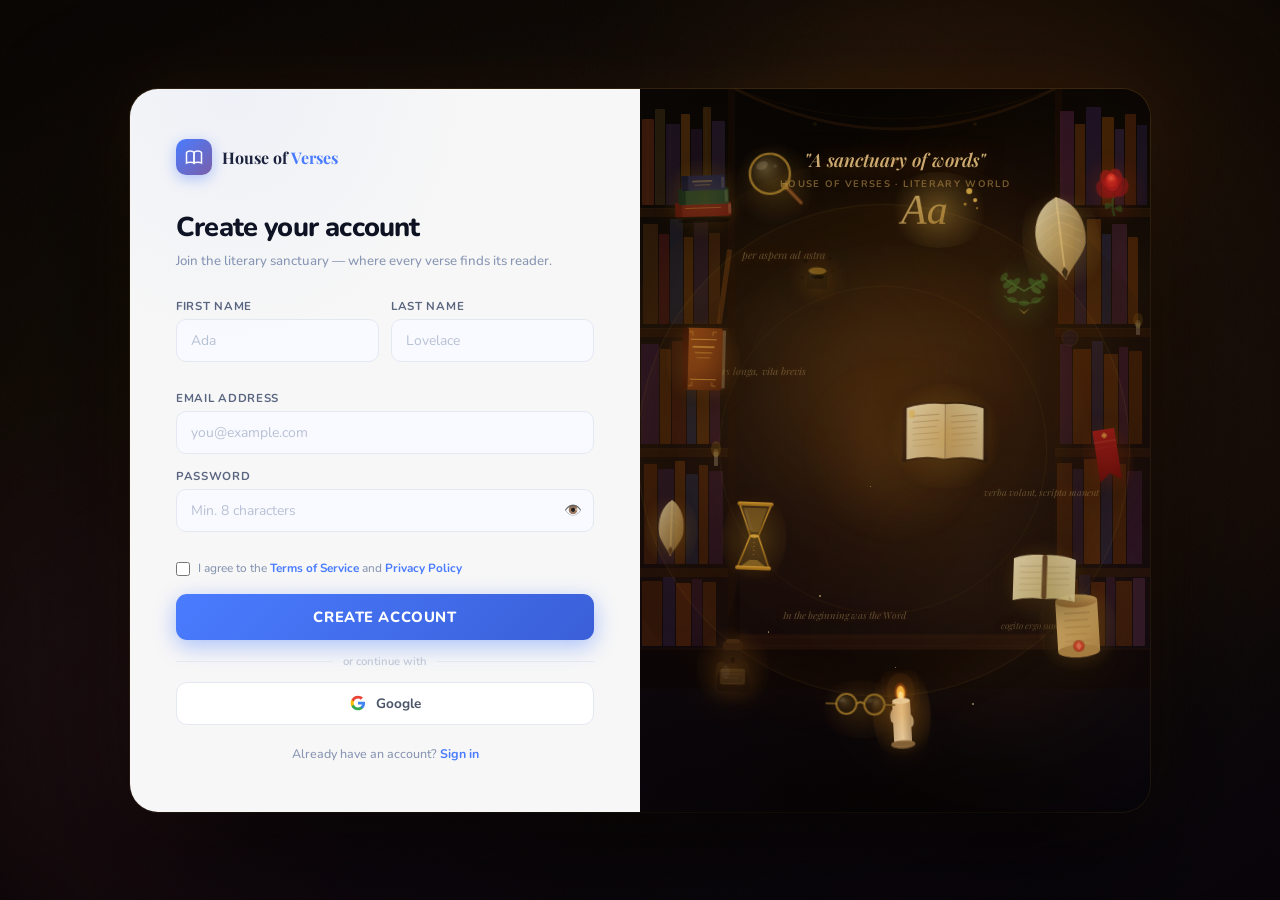
<file: house-of-verses-landing.html>
<!DOCTYPE html>
<html lang="en">
<head>
<meta charset="UTF-8">
<meta name="viewport" content="width=device-width, initial-scale=1.0">
<title>House of Verses · Sign In</title>
<link href="https://fonts.googleapis.com/css2?family=Nunito:wght@300;400;600;700;800&family=Playfair+Display:ital,wght@0,600;0,700;1,600&display=swap" rel="stylesheet">
<style>
*, *::before, *::after { box-sizing: border-box; margin: 0; padding: 0; }

:root {
  --bg:        #0e0907;
  --mahogany:  #1a0e08;
  --walnut:    #2a1608;
  --leather:   #3d1f0a;
  --parchment: #c8a96e;
  --gold:      #d4a843;
  --gold-glow: #f0c060;
  --candle:    #ff9a30;
  --ember:     #e05c10;
  --ink:       #1c1020;
  --velvet:    #1a0a1e;
  --accent:    #4a7cff;
  --accent2:   #7b5ea7;
  --white:     #ffffff;
  --off-white: #f5ead8;
  --muted:     #8a7a60;
  --border:    rgba(212,168,67,0.2);
  --card-bg:   rgba(255,255,255,0.97);
  --glow:      rgba(212,168,67,0.3);
}

html, body { height: 100%; }

body {
  font-family: 'Nunito', sans-serif;
  min-height: 100vh;
  display: flex; align-items: center; justify-content: center;
  padding: 20px;
  overflow: hidden;
  background: #0e0907;
  position: relative;
}

/* ── GOTHIC LIBRARY BACKGROUND ── */
.bg-base {
  position: fixed; inset: 0; pointer-events: none; z-index: 0;
  background:
    radial-gradient(ellipse 80% 60% at 70% 45%, rgba(40,20,8,.92) 0%, transparent 65%),
    radial-gradient(ellipse 60% 80% at 15% 85%, rgba(26,10,30,.85) 0%, transparent 55%),
    radial-gradient(ellipse 50% 50% at 85% 10%, rgba(30,15,5,.8) 0%, transparent 50%),
    linear-gradient(170deg, #0c0704 0%, #130c05 35%, #0e0907 70%, #0a0612 100%);
}

/* Candle warm glow pools — scattered light sources */
.candle-glow {
  position: fixed; pointer-events: none; z-index: 0;
  border-radius: 50%; filter: blur(90px); mix-blend-mode: screen;
}
.cg1 { width:500px;height:400px;background:rgba(220,120,20,.1);top:-80px;right:5%;animation:cgPulse 4s ease-in-out infinite; }
.cg2 { width:350px;height:500px;background:rgba(160,70,10,.09);bottom:-100px;left:-60px;animation:cgPulse 5.5s ease-in-out infinite 1.2s; }
.cg3 { width:300px;height:200px;background:rgba(240,160,40,.07);top:40%;left:20%;animation:cgPulse 3.8s ease-in-out infinite 0.5s; }
.cg4 { width:250px;height:250px;background:rgba(200,100,20,.06);top:15%;left:55%;animation:cgPulse 6s ease-in-out infinite 2s; }
.cg5 { width:200px;height:300px;background:rgba(100,30,120,.08);bottom:10%;right:20%;animation:cgPulse 7s ease-in-out infinite 3s; }
@keyframes cgPulse {
  0%,100%{opacity:.5;transform:scale(1) translate(0,0)}
  40%{opacity:1;transform:scale(1.1) translate(1%,-1%)}
  70%{opacity:.7;transform:scale(.97) translate(-1%,1%)}
}

/* Fine paper/vellum grain texture */
.grain {
  position: fixed; inset: 0; pointer-events: none; z-index: 1; opacity: .04;
  background-image: url("data:image/svg+xml,%3Csvg viewBox='0 0 256 256' xmlns='http://www.w3.org/2000/svg'%3E%3Cfilter id='n'%3E%3CfeTurbulence type='fractalNoise' baseFrequency='.75' numOctaves='4' stitchTiles='stitch'/%3E%3C/filter%3E%3Crect width='100%25' height='100%25' filter='url(%23n)'/%3E%3C/svg%3E");
  background-size: 180px;
}

/* Vignette — darken all four edges */
.vignette {
  position: fixed; inset: 0; pointer-events: none; z-index: 1;
  background: radial-gradient(ellipse 80% 80% at 50% 50%, transparent 40%, rgba(6,3,2,.7) 100%);
}

/* ── MAIN CARD ── */
.card {
  position: relative; z-index: 10;
  width: 100%; max-width: 1020px;
  min-height: 600px;
  display: grid;
  grid-template-columns: 50% 50%;
  border-radius: 28px;
  overflow: hidden;
  box-shadow:
    0 60px 140px rgba(0,0,0,.8),
    0 0 0 1px rgba(212,168,67,.15),
    0 0 80px rgba(180,100,20,.1),
    inset 0 1px 0 rgba(255,220,150,.06);
  animation: cardIn .7s cubic-bezier(.34,1.4,.64,1) both;
}
@keyframes cardIn {
  from { opacity:0; transform:scale(.9) translateY(30px); }
  to   { opacity:1; transform:scale(1)  translateY(0); }
}

/* ══ LEFT — FORM PANEL ══ */
.form-panel {
  background: var(--card-bg);
  padding: 50px 46px;
  display: flex; flex-direction: column; justify-content: center;
  position: relative; z-index: 2;
}
.form-panel::before {
  content: '';
  position: absolute; inset: 0; pointer-events: none;
  background: radial-gradient(ellipse 80% 60% at 20% 0%, rgba(74,124,255,.05) 0%, transparent 60%);
}

.brand { display: flex; align-items: center; gap: 10px; margin-bottom: 34px; }
.brand-icon {
  width: 36px; height: 36px;
  background: linear-gradient(135deg, var(--accent) 0%, var(--accent2) 100%);
  border-radius: 10px;
  display: flex; align-items: center; justify-content: center;
  box-shadow: 0 4px 14px rgba(74,124,255,.4);
}
.brand-icon svg { width: 18px; height: 18px; }
.brand-name { font-family: 'Playfair Display', serif; font-size: 1rem; font-weight: 700; color: #1a1f36; }
.brand-name span { color: var(--accent); }

.form-title { font-family: 'Nunito', sans-serif; font-size: 1.7rem; font-weight: 800; color: #0d1120; letter-spacing: -.03em; margin-bottom: 6px; }
.form-sub { font-size: .83rem; color: #8896b3; font-weight: 500; margin-bottom: 26px; line-height: 1.5; }

.name-row { display: grid; grid-template-columns: 1fr 1fr; gap: 12px; margin-bottom: 14px; }
.fg { margin-bottom: 14px; }
.fg:last-of-type { margin-bottom: 0; }

label { display: block; font-size: .72rem; font-weight: 700; color: #5a6580; margin-bottom: 5px; letter-spacing: .06em; text-transform: uppercase; }

input[type=text], input[type=email], input[type=password] {
  width: 100%; padding: 11px 14px;
  border: 1.5px solid #e4e8f2;
  border-radius: 10px;
  font-family: 'Nunito', sans-serif; font-size: .87rem; color: #0d1120;
  background: #f8faff; outline: none;
  transition: border-color .2s, box-shadow .2s, background .2s;
}
input:focus { border-color: var(--accent); background: #fff; box-shadow: 0 0 0 3px rgba(74,124,255,.12); }
input::placeholder { color: #b8c0d4; font-weight: 400; }

.pw-wrap { position: relative; }
.pw-wrap input { padding-right: 42px; }
.pw-eye { position: absolute; right: 12px; top: 50%; transform: translateY(-50%); background: none; border: none; cursor: pointer; font-size: .9rem; color: #b8c0d4; padding: 0; transition: color .2s; }
.pw-eye:hover { color: var(--accent); }

.terms-row { display: flex; align-items: flex-start; gap: 8px; margin: 14px 0 16px; font-size: .74rem; color: #8896b3; line-height: 1.5; }
.terms-row input[type=checkbox] { width: 14px; height: 14px; accent-color: var(--accent); cursor: pointer; flex-shrink: 0; margin-top: 2px; }
.terms-row label { text-transform: none; letter-spacing: 0; font-weight: 500; color: #8896b3; font-size: .74rem; margin-bottom: 0; }
.terms-row a { color: var(--accent); font-weight: 700; text-decoration: none; }
.terms-row a:hover { text-decoration: underline; }

.btn-main {
  width: 100%; padding: 13px;
  background: linear-gradient(135deg, var(--accent) 0%, #3a5fd8 100%);
  color: white; border: none; border-radius: 11px;
  font-family: 'Nunito', sans-serif; font-size: .92rem; font-weight: 800; letter-spacing: .04em;
  cursor: pointer; text-transform: uppercase;
  box-shadow: 0 6px 22px rgba(74,124,255,.45);
  transition: opacity .2s, transform .15s, box-shadow .2s;
  margin-bottom: 14px;
}
.btn-main:hover { opacity:.92; transform:translateY(-1px); box-shadow:0 10px 30px rgba(74,124,255,.5); }
.btn-main:active { transform:translateY(0); }

.divider { display: flex; align-items: center; gap: 10px; margin-bottom: 13px; color: #c0c8d8; font-size: .71rem; font-weight: 600; }
.divider::before, .divider::after { content:''; flex:1; height:1px; background:#e4e8f2; }

.btn-google {
  width: 100%; padding: 11px; background: #fff; color: #4a5568;
  border: 1.5px solid #e4e8f2; border-radius: 11px;
  font-family: 'Nunito', sans-serif; font-size: .85rem; font-weight: 700; cursor: pointer;
  display: flex; align-items: center; justify-content: center; gap: 10px;
  transition: border-color .2s, box-shadow .2s; margin-bottom: 20px;
}
.btn-google:hover { border-color: var(--accent); box-shadow: 0 2px 10px rgba(74,124,255,.1); }

.signin-row { text-align: center; font-size: .78rem; color: #8896b3; font-weight: 500; }
.signin-row a { color: var(--accent); font-weight: 700; text-decoration: none; }
.signin-row a:hover { text-decoration: underline; }

/* ══ RIGHT — WORLD PANEL ══ */
.world-panel {
  position: relative; overflow: hidden;
  background: transparent;
}

/* Gothic library interior — rich layered dark */
.world-panel::before {
  content: '';
  position: absolute; inset: 0; z-index: 0;
  background:
    /* vaulted ceiling shadow at top */
    radial-gradient(ellipse 110% 35% at 50% 0%, rgba(5,3,1,.95) 0%, transparent 100%),
    /* floor shadow at bottom */
    radial-gradient(ellipse 110% 30% at 50% 100%, rgba(5,2,1,.9) 0%, transparent 100%),
    /* candle warm center glow */
    radial-gradient(ellipse 75% 80% at 50% 52%, rgba(38,20,8,.3) 0%, transparent 70%),
    /* rich dark base */
    linear-gradient(175deg, #0f0906 0%, #160e07 30%, #12090a 65%, #0a0712 100%);
}

/* Bookshelf silhouettes — drawn as SVG background on the world panel */
.shelf-bg {
  position: absolute; inset: 0; z-index: 1; pointer-events: none;
  opacity: .55;
}

/* Warm candle light bloom inside panel */
.panel-candle {
  position: absolute; pointer-events: none; z-index: 2;
  border-radius: 50%; filter: blur(70px); mix-blend-mode: screen;
}
.pc1 { width:280px;height:220px;background:rgba(210,110,20,.18);top:25%;left:30%;animation:pcFlicker 3s ease-in-out infinite; }
.pc2 { width:180px;height:180px;background:rgba(240,160,40,.1);top:60%;right:10%;animation:pcFlicker 4.2s ease-in-out infinite 1s; }
.pc3 { width:150px;height:200px;background:rgba(180,80,10,.1);top:5%;left:55%;animation:pcFlicker 2.8s ease-in-out infinite 0.4s; }
@keyframes pcFlicker {
  0%,100%{opacity:.7;transform:scale(1)}
  20%{opacity:1;transform:scale(1.05)}
  45%{opacity:.8;transform:scale(.98)}
  70%{opacity:1;transform:scale(1.03)}
}

/* Dust motes drifting in the library air */
.mote {
  position: absolute; border-radius: 50%;
  background: rgba(255,220,150,.6);
  pointer-events: none; z-index: 3;
  animation: moteDrift var(--md,28s) ease-in-out infinite var(--mdl,0s);
}
@keyframes moteDrift {
  0%   { transform:translate(0,0);opacity:0; }
  10%  { opacity:.8; }
  50%  { transform:translate(var(--mx,15px),var(--my,-40px)); opacity:.5; }
  90%  { opacity:.3; }
  100% { transform:translate(var(--mx2,5px),var(--my2,-80px)); opacity:0; }
}

/* Large ethereal orb — now warm amber instead of blue */
.orb-ring {
  position: absolute;
  width: 115%; padding-bottom: 115%;
  border-radius: 50%;
  top: 50%; left: 50%;
  transform: translate(-52%, -50%);
  background: radial-gradient(ellipse at 42% 38%,
    rgba(200,130,40,.12) 0%,
    rgba(140,80,20,.08) 30%,
    rgba(30,15,5,.2) 58%,
    transparent 70%
  );
  pointer-events: none; z-index: 2;
  animation: orbBreath 9s ease-in-out infinite;
}
@keyframes orbBreath { 0%,100%{transform:translate(-52%,-50%) scale(1)} 50%{transform:translate(-52%,-50%) scale(1.04)} }
.orb-ring::before {
  content: '';
  position: absolute; inset: 8%;
  border-radius: 50%;
  border: 1px solid rgba(200,150,60,.12);
  box-shadow: inset 0 0 50px rgba(200,130,40,.07);
}
.orb-ring::after {
  content: '';
  position: absolute; inset: 22%;
  border-radius: 50%;
  border: 1px solid rgba(200,150,60,.07);
}

/* inner warm glow */
.orb-inner {
  position: absolute; width: 38%; padding-bottom: 38%;
  border-radius: 50%;
  top: 50%; left: 50%; transform: translate(-50%, -50%);
  background: radial-gradient(ellipse at center,
    rgba(210,140,40,.14) 0%, rgba(160,90,20,.07) 40%, transparent 70%
  );
  z-index: 2; pointer-events: none;
  animation: orbBreath 6s ease-in-out infinite 2s;
}

/* Floating text fragments — like torn pages */
.txt-frag {
  position: absolute; pointer-events: none; z-index: 3;
  font-family: 'Playfair Display', Georgia, serif;
  font-style: italic; color: rgba(200,170,100,.4);
  animation: fragFloat var(--ff,18s) ease-in-out infinite var(--ffl,0s);
  white-space: nowrap; font-size: var(--fs,0.7rem);
  text-shadow: 0 0 12px rgba(220,170,80,.3);
}
@keyframes fragFloat {
  0%,100%{transform:translateY(0) rotate(var(--fr0,-2deg));opacity:.3;}
  40%{transform:translateY(var(--fy,-18px)) rotate(var(--fr1,2deg));opacity:.6;}
  70%{transform:translateY(var(--fy2,-8px)) rotate(var(--fr2,0deg));opacity:.4;}
}

/* world text */
.world-title {
  position: absolute; top: 8%; left: 50%;
  transform: translateX(-50%);
  z-index: 8; text-align: center;
  pointer-events: none;
}
.world-title h2 {
  font-family: 'Playfair Display', serif;
  font-style: italic; font-size: 1.15rem; font-weight: 600;
  color: rgba(220,185,120,.92);
  text-shadow: 0 0 25px rgba(210,150,40,.5), 0 0 50px rgba(180,100,20,.3);
  white-space: nowrap;
}
.world-title p {
  font-size: .6rem; font-weight: 700; letter-spacing: .14em;
  color: rgba(180,140,70,.6); text-transform: uppercase; margin-top: 5px;
}

/* ── FLOATING OBJECTS ── */
#floatLayer {
  position: absolute; inset: 0; z-index: 5;
  pointer-events: none;
}

.fobj {
  position: absolute;
  pointer-events: none;
  will-change: transform;
}
.fobj svg {
  filter: drop-shadow(0 6px 20px rgba(0,0,0,.75)) drop-shadow(0 2px 8px rgba(180,100,20,.2));
}

/* glow halos — warm amber instead of blue */
.fobj::after {
  content: '';
  position: absolute; inset: -10px;
  border-radius: 50%;
  background: radial-gradient(circle, var(--halo, rgba(200,140,40,.15)) 0%, transparent 70%);
  pointer-events: none;
  animation: haloP var(--dur,6s) ease-in-out infinite var(--delay,0s);
}
@keyframes haloP {
  0%,100% { opacity:.4; transform:scale(1); }
  50%     { opacity:.9; transform:scale(1.18); }
}

/* Connection lines — warm parchment color */
.conn-line {
  position: absolute; pointer-events: none; z-index: 4; opacity: .12;
}

/* dust particles */
.dust {
  position: absolute; border-radius: 50%;
  pointer-events: none; z-index: 3;
  animation: dustFloat var(--dd,20s) ease-in-out infinite var(--ddl,0s);
}
@keyframes dustFloat {
  0%   { transform:translate(0,0) scale(1); opacity:.3; }
  25%  { transform:translate(var(--dx1,8px), var(--dy1,-12px)) scale(1.2); opacity:.7; }
  50%  { transform:translate(var(--dx2,-6px), var(--dy2,-20px)) scale(.9); opacity:.4; }
  75%  { transform:translate(var(--dx3,12px), var(--dy3,-8px)) scale(1.1); opacity:.5; }
  100% { transform:translate(0,0) scale(1); opacity:.3; }
}

/* toast */
#toast {
  position: fixed; bottom: 22px; left: 50%;
  transform: translateX(-50%) translateY(60px);
  background: #1a2a5e; color: white;
  border: 1px solid rgba(74,124,255,.3);
  font-family: 'Nunito', sans-serif; font-size: .82rem; font-weight: 600;
  padding: 10px 24px; border-radius: 40px;
  z-index: 200; pointer-events: none; opacity: 0;
  transition: transform .4s cubic-bezier(.34,1.56,.64,1), opacity .3s;
  box-shadow: 0 8px 24px rgba(0,0,0,.4);
}
#toast.show { transform: translateX(-50%) translateY(0); opacity: 1; }

@media(max-width:700px) {
  .card { grid-template-columns: 1fr; }
  .world-panel { min-height: 280px; }
  .form-panel { padding: 30px 24px; }
  .name-row { grid-template-columns: 1fr; }
}
</style>
</head>
<body>

<!-- Gothic library background layers -->
<div class="bg-base"></div>
<div class="candle-glow cg1"></div>
<div class="candle-glow cg2"></div>
<div class="candle-glow cg3"></div>
<div class="candle-glow cg4"></div>
<div class="candle-glow cg5"></div>
<div class="grain"></div>
<div class="vignette"></div>

<div class="card">

  <!-- ══ LEFT: FORM ══ -->
  <div class="form-panel">
    <div class="brand">
      <div class="brand-icon">
        <svg viewBox="0 0 24 24" fill="none" stroke="white" stroke-width="2" stroke-linecap="round">
          <path d="M2 6s1.5-2 5-2 5 2 5 2v14s-1.5-1-5-1-5 1-5 1V6z"/>
          <path d="M12 6s1.5-2 5-2 5 2 5 2v14s-1.5-1-5-1-5 1-5 1V6z"/>
        </svg>
      </div>
      <div class="brand-name">House of <span>Verses</span></div>
    </div>

    <h1 class="form-title">Create your account</h1>
    <p class="form-sub">Join the literary sanctuary — where every verse finds its reader.</p>

    <div class="name-row">
      <div class="fg" style="margin-bottom:0">
        <label>First Name</label>
        <input type="text" id="fn" placeholder="Ada" autocomplete="given-name">
      </div>
      <div class="fg" style="margin-bottom:0">
        <label>Last Name</label>
        <input type="text" id="ln" placeholder="Lovelace" autocomplete="family-name">
      </div>
    </div>
    <div style="height:14px"></div>
    <div class="fg">
      <label>Email Address</label>
      <input type="email" id="em" placeholder="you@example.com" autocomplete="email">
    </div>
    <div class="fg">
      <label>Password</label>
      <div class="pw-wrap">
        <input type="password" id="pw" placeholder="Min. 8 characters" autocomplete="new-password">
        <button class="pw-eye" id="pwBtn" onclick="togglePw()" type="button">👁️</button>
      </div>
    </div>
    <div class="terms-row">
      <input type="checkbox" id="terms">
      <label for="terms">I agree to the <a href="#">Terms of Service</a> and <a href="#">Privacy Policy</a></label>
    </div>

    <button class="btn-main" onclick="doSignUp()">Create Account</button>
    <div class="divider">or continue with</div>
    <button class="btn-google">
      <svg width="16" height="16" viewBox="0 0 24 24">
        <path fill="#4285F4" d="M22.56 12.25c0-.78-.07-1.53-.2-2.25H12v4.26h5.92c-.26 1.37-1.04 2.53-2.21 3.31v2.77h3.57c2.08-1.92 3.28-4.74 3.28-8.09z"/>
        <path fill="#34A853" d="M12 23c2.97 0 5.46-.98 7.28-2.66l-3.57-2.77c-.98.66-2.23 1.06-3.71 1.06-2.86 0-5.29-1.93-6.16-4.53H2.18v2.84C3.99 20.53 7.7 23 12 23z"/>
        <path fill="#FBBC05" d="M5.84 14.09c-.22-.66-.35-1.36-.35-2.09s.13-1.43.35-2.09V7.07H2.18C1.43 8.55 1 10.22 1 12s.43 3.45 1.18 4.93l3.66-2.84z"/>
        <path fill="#EA4335" d="M12 5.38c1.62 0 3.06.56 4.21 1.64l3.15-3.15C17.45 2.09 14.97 1 12 1 7.7 1 3.99 3.47 2.18 7.07l3.66 2.84c.87-2.6 3.3-4.53 6.16-4.53z"/>
      </svg>
      Google
    </button>
    <div class="signin-row">Already have an account? <a href="#">Sign in</a></div>
  </div>

  <!-- ══ RIGHT: WORLD PANEL ══ -->
  <div class="world-panel" id="worldPanel">

    <!-- Bookshelf silhouette background — gothic library walls -->
    <svg class="shelf-bg" viewBox="0 0 510 600" fill="none" xmlns="http://www.w3.org/2000/svg" preserveAspectRatio="xMidYMid slice">
      <!-- Floor -->
      <rect x="0" y="560" width="510" height="40" fill="rgba(10,5,2,.9)"/>
      <!-- Floor glow line -->
      <line x1="0" y1="560" x2="510" y2="560" stroke="rgba(180,100,20,.15)" stroke-width="1"/>

      <!-- === LEFT BOOKSHELF === -->
      <!-- Shelf planks left -->
      <rect x="0" y="120" width="95" height="8" fill="rgba(50,25,8,.9)"/>
      <rect x="0" y="240" width="95" height="8" fill="rgba(50,25,8,.9)"/>
      <rect x="0" y="360" width="95" height="8" fill="rgba(50,25,8,.9)"/>
      <rect x="0" y="480" width="95" height="8" fill="rgba(50,25,8,.9)"/>
      <!-- shelf edge highlight -->
      <rect x="0" y="119" width="95" height="1" fill="rgba(180,120,40,.2)"/>
      <rect x="0" y="239" width="95" height="1" fill="rgba(180,120,40,.18)"/>
      <rect x="0" y="359" width="95" height="1" fill="rgba(180,120,40,.16)"/>
      <rect x="0" y="479" width="95" height="1" fill="rgba(180,120,40,.14)"/>
      <!-- Left wall vertical -->
      <rect x="88" y="0" width="7" height="560" fill="rgba(30,15,5,.8)"/>

      <!-- Books row 1 left (top shelf, y=0..120) -->
      <rect x="2"  y="30" width="12" height="86" rx="1" fill="rgba(120,50,20,.75)"/>
      <rect x="15" y="20" width="10" height="96" rx="1" fill="rgba(80,60,30,.7)"/>
      <rect x="26" y="35" width="14" height="81" rx="1" fill="rgba(60,40,80,.65)"/>
      <rect x="41" y="25" width="9"  height="91" rx="1" fill="rgba(140,80,20,.7)"/>
      <rect x="51" y="40" width="11" height="76" rx="1" fill="rgba(50,30,60,.7)"/>
      <rect x="63" y="18" width="8"  height="98" rx="1" fill="rgba(100,60,15,.75)"/>
      <rect x="72" y="32" width="13" height="84" rx="1" fill="rgba(70,50,90,.65)"/>
      <!-- Book spines light streaks -->
      <line x1="8"  y1="30" x2="8"  y2="116" stroke="rgba(255,210,140,.08)" stroke-width="1"/>
      <line x1="30" y1="35" x2="30" y2="116" stroke="rgba(255,210,140,.06)" stroke-width="1"/>
      <line x1="66" y1="18" x2="66" y2="116" stroke="rgba(255,210,140,.07)" stroke-width="1"/>

      <!-- Books row 2 left (y=128..240) -->
      <rect x="3"  y="135" width="15" height="100" rx="1" fill="rgba(90,50,15,.7)"/>
      <rect x="19" y="145" width="10" height="90"  rx="1" fill="rgba(110,30,30,.65)"/>
      <rect x="30" y="130" width="13" height="105" rx="1" fill="rgba(40,50,80,.7)"/>
      <rect x="44" y="148" width="9"  height="87"  rx="1" fill="rgba(130,70,10,.7)"/>
      <rect x="54" y="132" width="14" height="103" rx="1" fill="rgba(60,40,70,.68)"/>
      <rect x="69" y="144" width="11" height="91"  rx="1" fill="rgba(100,55,18,.72)"/>
      <!-- little leaning book -->
      <rect x="82" y="160" width="5" height="75" rx="1" fill="rgba(150,80,20,.6)" transform="rotate(8,84,197)"/>

      <!-- Books row 3 left (y=248..360) -->
      <rect x="1"  y="255" width="18" height="100" rx="1" fill="rgba(70,30,80,.68)"/>
      <rect x="20" y="260" width="11" height="95"  rx="1" fill="rgba(120,60,10,.72)"/>
      <rect x="32" y="252" width="14" height="103" rx="1" fill="rgba(100,40,20,.7)"/>
      <rect x="47" y="265" width="9"  height="90"  rx="1" fill="rgba(50,60,100,.65)"/>
      <rect x="57" y="255" width="12" height="100" rx="1" fill="rgba(140,70,15,.7)"/>
      <rect x="70" y="262" width="10" height="93"  rx="1" fill="rgba(80,35,70,.68)"/>

      <!-- Books row 4 left (y=368..480) -->
      <rect x="4"  y="375" width="13" height="100" rx="1" fill="rgba(110,50,10,.7)"/>
      <rect x="18" y="380" width="16" height="95"  rx="1" fill="rgba(60,35,75,.68)"/>
      <rect x="35" y="372" width="10" height="103" rx="1" fill="rgba(130,65,15,.72)"/>
      <rect x="46" y="385" width="12" height="90"  rx="1" fill="rgba(45,55,95,.65)"/>
      <rect x="59" y="376" width="9"  height="99"  rx="1" fill="rgba(120,55,12,.7)"/>
      <rect x="69" y="382" width="14" height="93"  rx="1" fill="rgba(70,30,65,.7)"/>

      <!-- Books row 5 left (y=488..560) -->
      <rect x="2"  y="492" width="20" height="65" rx="1" fill="rgba(100,45,10,.75)"/>
      <rect x="23" y="488" width="12" height="69" rx="1" fill="rgba(55,40,85,.7)"/>
      <rect x="36" y="494" width="15" height="63" rx="1" fill="rgba(140,60,12,.72)"/>
      <rect x="52" y="490" width="10" height="67" rx="1" fill="rgba(70,30,60,.68)"/>
      <rect x="63" y="493" width="13" height="64" rx="1" fill="rgba(110,50,8,.7)"/>

      <!-- === RIGHT BOOKSHELF === -->
      <!-- Right wall vertical -->
      <rect x="415" y="0" width="7" height="560" fill="rgba(30,15,5,.8)"/>
      <!-- Shelf planks right -->
      <rect x="415" y="120" width="95" height="8" fill="rgba(50,25,8,.9)"/>
      <rect x="415" y="240" width="95" height="8" fill="rgba(50,25,8,.9)"/>
      <rect x="415" y="360" width="95" height="8" fill="rgba(50,25,8,.9)"/>
      <rect x="415" y="480" width="95" height="8" fill="rgba(50,25,8,.9)"/>
      <rect x="415" y="119" width="95" height="1" fill="rgba(180,120,40,.2)"/>
      <rect x="415" y="239" width="95" height="1" fill="rgba(180,120,40,.18)"/>
      <rect x="415" y="359" width="95" height="1" fill="rgba(180,120,40,.16)"/>
      <rect x="415" y="479" width="95" height="1" fill="rgba(180,120,40,.14)"/>

      <!-- Right books row 1 -->
      <rect x="420" y="22" width="14" height="94" rx="1" fill="rgba(100,40,80,.7)"/>
      <rect x="435" y="35" width="10" height="81" rx="1" fill="rgba(130,65,15,.72)"/>
      <rect x="446" y="18" width="15" height="98" rx="1" fill="rgba(60,40,90,.68)"/>
      <rect x="462" y="28" width="12" height="88" rx="1" fill="rgba(140,70,10,.75)"/>
      <rect x="475" y="40" width="9"  height="76" rx="1" fill="rgba(80,50,100,.65)"/>
      <rect x="485" y="25" width="11" height="91" rx="1" fill="rgba(120,55,15,.7)"/>
      <rect x="497" y="36" width="10" height="80" rx="1" fill="rgba(50,35,75,.68)"/>

      <!-- Right books row 2 -->
      <rect x="418" y="133" width="16" height="102" rx="1" fill="rgba(110,45,10,.72)"/>
      <rect x="435" y="148" width="11" height="87"  rx="1" fill="rgba(65,40,85,.68)"/>
      <rect x="447" y="130" width="14" height="105" rx="1" fill="rgba(145,72,12,.75)"/>
      <rect x="462" y="145" width="9"  height="90"  rx="1" fill="rgba(50,55,100,.65)"/>
      <rect x="472" y="135" width="15" height="100" rx="1" fill="rgba(95,42,75,.7)"/>
      <rect x="488" y="148" width="10" height="87"  rx="1" fill="rgba(130,60,10,.72)"/>

      <!-- Right books row 3 -->
      <rect x="420" y="255" width="12" height="100" rx="1" fill="rgba(75,32,70,.7)"/>
      <rect x="433" y="260" width="18" height="95"  rx="1" fill="rgba(125,58,10,.73)"/>
      <rect x="452" y="252" width="11" height="103" rx="1" fill="rgba(55,50,95,.67)"/>
      <rect x="464" y="265" width="14" height="90"  rx="1" fill="rgba(135,65,12,.72)"/>
      <rect x="479" y="258" width="9"  height="97"  rx="1" fill="rgba(90,38,75,.68)"/>
      <rect x="489" y="262" width="13" height="93"  rx="1" fill="rgba(115,52,8,.7)"/>

      <!-- Right books row 4 -->
      <rect x="417" y="374" width="15" height="101" rx="1" fill="rgba(105,48,10,.72)"/>
      <rect x="433" y="380" width="10" height="95"  rx="1" fill="rgba(58,38,80,.68)"/>
      <rect x="444" y="370" width="16" height="105" rx="1" fill="rgba(145,68,14,.75)"/>
      <rect x="461" y="384" width="11" height="91"  rx="1" fill="rgba(48,52,98,.65)"/>
      <rect x="473" y="375" width="13" height="100" rx="1" fill="rgba(118,54,10,.72)"/>
      <rect x="487" y="382" width="15" height="93"  rx="1" fill="rgba(72,32,68,.7)"/>

      <!-- Right books row 5 -->
      <rect x="420" y="490" width="18" height="67" rx="1" fill="rgba(130,58,12,.75)"/>
      <rect x="439" y="486" width="11" height="71" rx="1" fill="rgba(52,38,85,.7)"/>
      <rect x="451" y="493" width="14" height="64" rx="1" fill="rgba(145,65,10,.73)"/>
      <rect x="466" y="488" width="9"  height="69" rx="1" fill="rgba(72,32,62,.68)"/>
      <rect x="476" y="492" width="16" height="65" rx="1" fill="rgba(115,50,8,.72)"/>
      <rect x="493" y="489" width="12" height="68" rx="1" fill="rgba(95,45,75,.7)"/>

      <!-- === TOP ARCH (gothic arch framing) === -->
      <path d="M95 0 Q255 80 415 0" stroke="rgba(80,45,15,.5)" stroke-width="3" fill="none"/>
      <path d="M95 0 Q255 60 415 0" stroke="rgba(120,70,20,.2)" stroke-width="1" fill="none"/>
      <!-- Arch decorative dots -->
      <circle cx="255" cy="72" r="3" fill="rgba(180,120,40,.3)"/>
      <circle cx="175" cy="35" r="2" fill="rgba(180,120,40,.2)"/>
      <circle cx="335" cy="35" r="2" fill="rgba(180,120,40,.2)"/>

      <!-- === FLOOR RUGS / PATTERN === -->
      <rect x="95" y="545" width="320" height="15" rx="2" fill="rgba(80,35,10,.4)"/>
      <line x1="95" y1="548" x2="415" y2="548" stroke="rgba(180,120,40,.12)" stroke-width="1"/>
      <line x1="95" y1="557" x2="415" y2="557" stroke="rgba(180,120,40,.1)" stroke-width="1"/>

      <!-- Ambient shadow cast by shelves onto floor -->
      <path d="M88 560 L88 530 Q95 510 100 480 L100 560 Z" fill="rgba(0,0,0,.4)"/>
      <path d="M415 560 L415 530 Q408 510 405 480 L405 560 Z" fill="rgba(0,0,0,.4)"/>

      <!-- Candle on left shelf (row 4) -->
      <rect x="74" y="363" width="4" height="14" rx="1" fill="rgba(220,200,160,.5)"/>
      <ellipse cx="76" cy="360" rx="5" ry="8" fill="rgba(255,180,40,.25)"/>
      <ellipse cx="76" cy="364" rx="3" ry="4" fill="rgba(255,220,120,.35)"/>

      <!-- Candle on right shelf (row 2) -->
      <rect x="496" y="234" width="4" height="12" rx="1" fill="rgba(220,200,160,.5)"/>
      <ellipse cx="498" cy="231" rx="5" ry="7" fill="rgba(255,180,40,.22)"/>
      <ellipse cx="498" cy="235" rx="3" ry="4" fill="rgba(255,220,120,.3)"/>

      <!-- Small globe on right shelf row 3 -->
      <circle cx="430" cy="249" r="8" fill="rgba(40,30,60,.6)" stroke="rgba(150,100,30,.3)" stroke-width="1"/>
      <ellipse cx="430" cy="249" rx="8" ry="3" fill="none" stroke="rgba(150,100,30,.2)" stroke-width=".5"/>
      <ellipse cx="430" cy="249" rx="3" ry="8" fill="none" stroke="rgba(150,100,30,.15)" stroke-width=".5"/>

      <!-- Skull on left shelf row 1 (very subtle) -->
      <circle cx="50" cy="110" r="7" fill="rgba(180,160,130,.25)"/>
      <rect x="45" y="115" width="10" height="5" rx="1" fill="rgba(150,130,100,.2)"/>
    </svg>

    <!-- Candle glow inside panel -->
    <div class="panel-candle pc1"></div>
    <div class="panel-candle pc2"></div>
    <div class="panel-candle pc3"></div>

    <!-- Orb -->
    <div class="orb-ring"></div>
    <div class="orb-inner"></div>

    <!-- Dust motes floating in library air -->
    <div class="mote" style="--md:32s;--mdl:0s;--mx:12px;--my:-50px;--mx2:5px;--my2:-90px;width:2px;height:2px;top:70%;left:35%"></div>
    <div class="mote" style="--md:25s;--mdl:4s;--mx:-8px;--my:-40px;--mx2:-15px;--my2:-75px;width:1.5px;height:1.5px;top:50%;left:60%"></div>
    <div class="mote" style="--md:38s;--mdl:8s;--mx:15px;--my:-55px;--mx2:8px;--my2:-100px;width:1px;height:1px;top:80%;left:50%"></div>
    <div class="mote" style="--md:20s;--mdl:2s;--mx:-10px;--my:-45px;--mx2:-5px;--my2:-85px;width:2px;height:2px;top:65%;left:75%"></div>
    <div class="mote" style="--md:28s;--mdl:12s;--mx:6px;--my:-35px;--mx2:2px;--my2:-65px;width:1.5px;height:1.5px;top:75%;left:25%"></div>
    <div class="mote" style="--md:35s;--mdl:6s;--mx:-12px;--my:-60px;--mx2:-6px;--my2:-110px;width:1px;height:1px;top:55%;left:45%"></div>
    <div class="mote" style="--md:22s;--mdl:15s;--mx:9px;--my:-48px;--mx2:4px;--my2:-88px;width:2px;height:2px;top:85%;left:65%"></div>

    <!-- Floating text fragments — like pages from old books -->
    <div class="txt-frag" style="--ff:20s;--ffl:0s;--fy:-20px;--fy2:-10px;--fr0:-3deg;--fr1:2deg;--fr2:0deg;--fs:0.65rem;top:22%;left:20%">per aspera ad astra</div>
    <div class="txt-frag" style="--ff:25s;--ffl:5s;--fy:-15px;--fy2:-8px;--fr0:4deg;--fr1:-2deg;--fr2:1deg;--fs:0.6rem;top:72%;left:28%">In the beginning was the Word</div>
    <div class="txt-frag" style="--ff:18s;--ffl:9s;--fy:-22px;--fy2:-12px;--fr0:-2deg;--fr1:3deg;--fr2:-1deg;--fs:0.58rem;top:55%;right:10%">verba volant, scripta manent</div>
    <div class="txt-frag" style="--ff:30s;--ffl:3s;--fy:-18px;--fy2:-6px;--fr0:3deg;--fr1:-1deg;--fr2:2deg;--fs:0.62rem;top:38%;left:15%">ars longa, vita brevis</div>
    <div class="txt-frag" style="--ff:22s;--ffl:14s;--fy:-25px;--fy2:-14px;--fr0:-4deg;--fr1:2deg;--fr2:-2deg;--fs:0.56rem;bottom:25%;right:18%">cogito ergo sum</div>

    <!-- World label -->
    <div class="world-title">
      <h2>"A sanctuary of words"</h2>
      <p>House of Verses · Literary World</p>
    </div>

    <!-- SVG connection lines — warm parchment color -->
    <svg class="conn-line" style="inset:0;width:100%;height:100%;position:absolute;" id="connSvg">
      <line id="cl1" stroke="rgba(200,150,60,.45)" stroke-width="1" stroke-dasharray="4 5"/>
      <line id="cl2" stroke="rgba(180,120,40,.38)" stroke-width="1" stroke-dasharray="3 6"/>
      <line id="cl3" stroke="rgba(160,100,30,.35)" stroke-width="1" stroke-dasharray="4 5"/>
      <line id="cl4" stroke="rgba(180,120,40,.3)"  stroke-width="1" stroke-dasharray="3 6"/>
      <line id="cl5" stroke="rgba(200,150,60,.28)" stroke-width="1" stroke-dasharray="4 5"/>
      <line id="cl6" stroke="rgba(160,100,30,.25)" stroke-width="1" stroke-dasharray="3 6"/>
      <line id="cl7" stroke="rgba(200,150,60,.22)" stroke-width="1" stroke-dasharray="5 4"/>
    </svg>

    <!-- ══ FLOATING OBJECTS ══ -->
    <div id="floatLayer">

      <!-- 0. Open Book — CENTER, breathes -->
      <div class="fobj" id="obj0"
           style="--halo:rgba(200,140,40,.35);left:50%;top:42%;transform:translate(-50%,-50%)">
        <svg width="100" height="78" viewBox="0 0 100 78" fill="none">
          <defs>
            <linearGradient id="bookL" x1="0" y1="0" x2="1" y2="1">
              <stop offset="0%" stop-color="#3a2010"/><stop offset="100%" stop-color="#1e0e06"/>
            </linearGradient>
            <linearGradient id="bookR" x1="1" y1="0" x2="0" y2="1">
              <stop offset="0%" stop-color="#2e1a0c"/><stop offset="100%" stop-color="#160a04"/>
            </linearGradient>
            <linearGradient id="pageL" x1="0" y1="0" x2="1" y2="1">
              <stop offset="0%" stop-color="#e8d8b0"/><stop offset="100%" stop-color="#c8b080"/>
            </linearGradient>
            <linearGradient id="pageR" x1="1" y1="0" x2="0" y2="1">
              <stop offset="0%" stop-color="#dccca0"/><stop offset="100%" stop-color="#bca070"/>
            </linearGradient>
            <filter id="spineGlow"><feGaussianBlur stdDeviation="2" result="b"/><feMerge><feMergeNode in="b"/><feMergeNode in="SourceGraphic"/></feMerge></filter>
          </defs>
          <!-- left cover edge -->
          <path d="M50 8 Q28 6 8 13 L8 68 Q28 62 50 66 Z" fill="url(#bookL)"/>
          <!-- left page -->
          <path d="M50 10 Q30 8 12 14 L12 65 Q30 60 50 64 Z" fill="url(#pageL)" opacity=".92"/>
          <!-- right cover edge -->
          <path d="M50 8 Q72 6 92 13 L92 68 Q72 62 50 66 Z" fill="url(#bookR)"/>
          <!-- right page -->
          <path d="M50 10 Q70 8 88 14 L88 65 Q70 60 50 64 Z" fill="url(#pageR)" opacity=".9"/>
          <!-- spine glow warm -->
          <line x1="50" y1="8" x2="50" y2="66" stroke="rgba(220,170,80,.9)" stroke-width="1.5" filter="url(#spineGlow)"/>
          <!-- text lines left — dark ink on parchment -->
          <line x1="18" y1="22" x2="44" y2="20" stroke="rgba(60,30,10,.35)" stroke-width=".8"/>
          <line x1="18" y1="28" x2="44" y2="26" stroke="rgba(60,30,10,.3)"  stroke-width=".8"/>
          <line x1="18" y1="34" x2="42" y2="32" stroke="rgba(60,30,10,.25)" stroke-width=".8"/>
          <line x1="18" y1="40" x2="44" y2="38" stroke="rgba(60,30,10,.22)" stroke-width=".8"/>
          <line x1="18" y1="46" x2="44" y2="44" stroke="rgba(60,30,10,.18)" stroke-width=".8"/>
          <line x1="18" y1="52" x2="40" y2="50" stroke="rgba(60,30,10,.14)" stroke-width=".8"/>
          <!-- text lines right -->
          <line x1="56" y1="22" x2="82" y2="20" stroke="rgba(60,30,10,.35)" stroke-width=".8"/>
          <line x1="56" y1="28" x2="82" y2="26" stroke="rgba(60,30,10,.3)"  stroke-width=".8"/>
          <line x1="56" y1="34" x2="80" y2="32" stroke="rgba(60,30,10,.25)" stroke-width=".8"/>
          <line x1="56" y1="40" x2="82" y2="38" stroke="rgba(60,30,10,.22)" stroke-width=".8"/>
          <line x1="56" y1="46" x2="82" y2="44" stroke="rgba(60,30,10,.18)" stroke-width=".8"/>
          <line x1="56" y1="52" x2="78" y2="50" stroke="rgba(60,30,10,.14)" stroke-width=".8"/>
          <!-- illuminated capital letter hint -->
          <rect x="14" y="16" width="6" height="8" rx="1" fill="rgba(210,160,40,.4)"/>
          <!-- page corner fold -->
          <path d="M44 60 L50 64 L44 64 Z" fill="rgba(180,140,80,.3)"/>
        </svg>
      </div>

      <!-- 1. Large Quill Pen — top right, follows cursor eagerly -->
      <div class="fobj" id="obj1"
           style="--halo:rgba(220,180,80,.25);right:10%;top:14%">
        <svg width="58" height="90" viewBox="0 0 58 90" fill="none">
          <defs>
            <linearGradient id="quillG" x1="0" y1="0" x2="1" y2="1">
              <stop offset="0%" stop-color="rgba(250,240,200,.9)"/>
              <stop offset="50%" stop-color="rgba(220,190,130,.75)"/>
              <stop offset="100%" stop-color="rgba(180,140,70,.6)"/>
            </linearGradient>
          </defs>
          <path d="M29 3 C48 10 57 30 53 52 C49 64 38 72 29 86 C20 72 9 64 5 52 C1 30 10 10 29 3Z" fill="url(#quillG)" opacity=".92"/>
          <line x1="29" y1="3" x2="29" y2="86" stroke="rgba(240,210,140,.7)" stroke-width="1.2"/>
          <path d="M29 18 C21 21 13 24 8 29" stroke="rgba(240,210,140,.3)" stroke-width=".8" fill="none"/>
          <path d="M29 28 C20 32 12 36 7 41" stroke="rgba(240,210,140,.25)" stroke-width=".8" fill="none"/>
          <path d="M29 38 C21 42 14 46 9 51" stroke="rgba(240,210,140,.2)" stroke-width=".8" fill="none"/>
          <path d="M29 48 C22 52 16 56 11 60" stroke="rgba(240,210,140,.15)" stroke-width=".8" fill="none"/>
          <path d="M29 18 C37 21 45 24 50 29" stroke="rgba(240,210,140,.3)" stroke-width=".8" fill="none"/>
          <path d="M29 28 C38 32 46 36 51 41" stroke="rgba(240,210,140,.25)" stroke-width=".8" fill="none"/>
          <path d="M29 38 C37 42 44 46 49 51" stroke="rgba(240,210,140,.2)" stroke-width=".8" fill="none"/>
          <path d="M29 48 C36 52 42 56 47 60" stroke="rgba(240,210,140,.15)" stroke-width=".8" fill="none"/>
          <!-- nib tip — dark ink -->
          <path d="M26 78 L29 86 L32 78 L29 73Z" fill="rgba(30,15,5,.9)"/>
          <line x1="29" y1="73" x2="29" y2="86" stroke="rgba(100,70,20,.5)" stroke-width=".5"/>
        </svg>
      </div>

      <!-- 2. Closed Book — left mid, drifts autonomously -->
      <div class="fobj" id="obj2"
           style="--halo:rgba(180,100,30,.28);left:7%;top:32%">
        <svg width="54" height="70" viewBox="0 0 54 70" fill="none">
          <defs>
            <linearGradient id="bkG" x1="0" y1="0" x2="1" y2="1">
              <stop offset="0%" stop-color="#8b4513"/><stop offset="100%" stop-color="#4a1e08"/>
            </linearGradient>
          </defs>
          <rect x="8" y="4" width="38" height="62" rx="3" fill="#6b3510" opacity=".9"/>
          <rect x="8" y="4" width="38" height="62" rx="3" fill="url(#bkG)"/>
          <rect x="6" y="4" width="6" height="62" rx="2" fill="#3a1505"/>
          <!-- pages side — parchment -->
          <rect x="46" y="6" width="3" height="58" rx="1" fill="rgba(220,190,130,.3)"/>
          <!-- title lines gold -->
          <rect x="16" y="22" width="22" height="2" rx="1" fill="rgba(212,168,67,.55)"/>
          <rect x="18" y="28" width="18" height="1.5" rx="1" fill="rgba(212,168,67,.38)"/>
          <rect x="20" y="33" width="14" height="1.5" rx="1" fill="rgba(212,168,67,.28)"/>
          <rect x="14" y="15" width="26" height="1" rx=".5" fill="rgba(212,168,67,.6)"/>
          <rect x="14" y="55" width="26" height="1" rx=".5" fill="rgba(212,168,67,.6)"/>
          <!-- corner ornaments -->
          <path d="M12 8 L16 8 L16 12" stroke="rgba(212,168,67,.4)" stroke-width="1" fill="none"/>
          <path d="M40 8 L36 8 L36 12" stroke="rgba(212,168,67,.4)" stroke-width="1" fill="none"/>
          <path d="M12 62 L16 62 L16 58" stroke="rgba(212,168,67,.4)" stroke-width="1" fill="none"/>
          <path d="M40 62 L36 62 L36 58" stroke="rgba(212,168,67,.4)" stroke-width="1" fill="none"/>
        </svg>
      </div>

      <!-- 3. Scroll — bottom right, lazy cursor follower -->
      <div class="fobj" id="obj3"
           style="--halo:rgba(212,168,67,.2);right:8%;bottom:20%">
        <svg width="58" height="76" viewBox="0 0 58 76" fill="none">
          <defs>
            <linearGradient id="scrG" x1="0" y1="0" x2="1" y2="1">
              <stop offset="0%" stop-color="#d4b070"/><stop offset="100%" stop-color="#a07840"/>
            </linearGradient>
            <linearGradient id="curlG" x1="0" y1="0" x2="0" y2="1">
              <stop offset="0%" stop-color="#c8a860"/><stop offset="100%" stop-color="#906030"/>
            </linearGradient>
          </defs>
          <rect x="8" y="14" width="42" height="50" rx="2" fill="#c4a060"/>
          <rect x="8" y="14" width="42" height="50" rx="2" fill="url(#scrG)" opacity=".9"/>
          <ellipse cx="29" cy="14" rx="21" ry="6.5" fill="#b89050"/>
          <ellipse cx="29" cy="14" rx="21" ry="6.5" fill="url(#curlG)" opacity=".85"/>
          <ellipse cx="29" cy="64" rx="21" ry="6.5" fill="#a07840"/>
          <!-- dark ink text lines on parchment -->
          <line x1="16" y1="26" x2="42" y2="26" stroke="rgba(50,25,8,.35)" stroke-width=".8"/>
          <line x1="16" y1="33" x2="40" y2="33" stroke="rgba(50,25,8,.3)"  stroke-width=".8"/>
          <line x1="16" y1="40" x2="42" y2="40" stroke="rgba(50,25,8,.25)" stroke-width=".8"/>
          <line x1="16" y1="47" x2="38" y2="47" stroke="rgba(50,25,8,.2)"  stroke-width=".8"/>
          <line x1="16" y1="54" x2="42" y2="54" stroke="rgba(50,25,8,.15)" stroke-width=".8"/>
          <!-- wax seal -->
          <circle cx="29" cy="59" r="6" fill="rgba(160,30,20,.7)"/>
          <circle cx="29" cy="59" r="4" fill="rgba(200,40,30,.75)"/>
          <path d="M26 59 L29 55 L32 59 L29 63 Z" fill="rgba(255,220,180,.3)"/>
        </svg>
      </div>

      <!-- 4. Ink bottle — bottom left, orbits -->
      <div class="fobj" id="obj4"
           style="--halo:rgba(160,90,20,.22);left:12%;bottom:16%">
        <svg width="52" height="65" viewBox="0 0 52 65" fill="none">
          <defs>
            <linearGradient id="inkG" x1="0" y1="0" x2="1" y2="1">
              <stop offset="0%" stop-color="#2a1a0a"/><stop offset="100%" stop-color="#0e0804"/>
            </linearGradient>
          </defs>
          <path d="M13 30 Q9 32 9 43 L9 56 Q9 60 13 60 L39 60 Q43 60 43 56 L43 43 Q43 32 39 30 Z" fill="url(#inkG)"/>
          <rect x="18" y="16" width="16" height="16" rx="2" fill="#1c1008"/>
          <rect x="16" y="9" width="20" height="9" rx="3" fill="#2e1a0c"/>
          <rect x="19" y="7" width="14" height="4" rx="2" fill="#3e2410"/>
          <!-- ink fill — dark with slight warm sheen -->
          <path d="M14 40 Q10 42 10 50 L10 56 Q10 59 13 59 L39 59 Q42 59 42 56 L42 50 Q42 42 38 40 Z" fill="rgba(20,10,5,.9)"/>
          <!-- label — aged parchment -->
          <rect x="14" y="37" width="24" height="15" rx="2" fill="rgba(200,160,90,.15)" stroke="rgba(180,130,50,.35)" stroke-width=".5"/>
          <line x1="17" y1="42" x2="35" y2="42" stroke="rgba(180,130,50,.25)" stroke-width=".5"/>
          <line x1="17" y1="46" x2="32" y2="46" stroke="rgba(180,130,50,.18)" stroke-width=".5"/>
          <!-- shine on glass -->
          <ellipse cx="19" cy="40" rx="4" ry="7" fill="rgba(255,255,255,.05)"/>
          <!-- ink drop falling -->
          <ellipse cx="26" cy="28" rx="2" ry="3" fill="rgba(10,5,2,.85)"/>
        </svg>
      </div>

      <!-- 5. Book stack — top left, counter-parallax -->
      <div class="fobj" id="obj5"
           style="--halo:rgba(180,130,40,.18);left:5%;top:10%">
        <svg width="66" height="56" viewBox="0 0 66 56" fill="none">
          <!-- shadow -->
          <ellipse cx="33" cy="54" rx="26" ry="3" fill="rgba(0,0,0,.5)"/>
          <!-- bottom book — deep red leather -->
          <rect x="4" y="36" width="56" height="14" rx="2" fill="#6b1a10" opacity=".85"/>
          <rect x="4" y="36" width="7" height="14" rx="1" fill="#501308"/>
          <rect x="57" y="38" width="3" height="10" rx="1" fill="rgba(220,190,130,.2)"/>
          <!-- mid book — dark forest green -->
          <rect x="8" y="22" width="50" height="16" rx="2" fill="#1a3820" opacity=".88"/>
          <rect x="8" y="22" width="7" height="16" rx="1" fill="#0e2415"/>
          <rect x="54" y="24" width="3" height="12" rx="1" fill="rgba(220,190,130,.18)"/>
          <!-- top book — navy/indigo -->
          <rect x="11" y="9" width="44" height="15" rx="2" fill="#1a1c3a" opacity=".9"/>
          <rect x="11" y="9" width="7" height="15" rx="1" fill="#0e1025"/>
          <rect x="51" y="11" width="3" height="11" rx="1" fill="rgba(220,190,130,.15)"/>
          <!-- gold title lines -->
          <rect x="22" y="14" width="20" height="1.5" rx=".5" fill="rgba(212,168,67,.4)"/>
          <rect x="24" y="18" width="16" height="1"   rx=".5" fill="rgba(212,168,67,.28)"/>
          <rect x="14" y="41" width="36" height="1"   rx=".5" fill="rgba(212,168,67,.3)"/>
        </svg>
      </div>

      <!-- 6. Typography "Aa" — top center, dreamy drift -->
      <div class="fobj" id="obj6"
           style="--halo:rgba(212,168,67,.35);left:50%;top:12%;transform:translateX(-50%)">
        <svg width="88" height="50" viewBox="0 0 88 50" fill="none">
          <defs>
            <linearGradient id="txtG" x1="0" y1="0" x2="1" y2="1">
              <stop offset="0%" stop-color="rgba(240,210,140,.95)"/>
              <stop offset="100%" stop-color="rgba(180,130,50,.75)"/>
            </linearGradient>
          </defs>
          <text x="6" y="42" font-family="Georgia,serif" font-size="42" font-style="italic" fill="url(#txtG)" opacity=".88">Aa</text>
          <circle cx="74" cy="9"  r="3"   fill="rgba(212,168,67,.9)"/>
          <circle cx="80" cy="18" r="2"   fill="rgba(240,190,80,.8)"/>
          <circle cx="70" cy="22" r="1.5" fill="rgba(200,150,50,.7)"/>
          <circle cx="82" cy="26" r="1"   fill="rgba(220,170,60,.7)"/>
        </svg>
      </div>

      <!-- 7. Bookmark ribbon — right mid, magnetic -->
      <div class="fobj" id="obj7"
           style="--halo:rgba(160,30,20,.2);right:5%;top:46%">
        <svg width="30" height="60" viewBox="0 0 30 60" fill="none">
          <defs>
            <linearGradient id="bkmG" x1="0" y1="0" x2="0" y2="1">
              <stop offset="0%" stop-color="#8b1a14"/><stop offset="100%" stop-color="#5a0c08"/>
            </linearGradient>
          </defs>
          <path d="M4 2 L26 2 L26 54 L15 46 L4 54 Z" fill="url(#bkmG)"/>
          <!-- velvet texture lines -->
          <line x1="4" y1="14" x2="26" y2="14" stroke="rgba(255,200,150,.15)" stroke-width="1"/>
          <line x1="4" y1="20" x2="26" y2="20" stroke="rgba(255,200,150,.08)" stroke-width=".5"/>
          <!-- gold fleur de lis -->
          <circle cx="15" cy="8" r="2.5" fill="rgba(212,168,67,.5)"/>
          <line x1="15" y1="5" x2="15" y2="11" stroke="rgba(212,168,67,.4)" stroke-width="1"/>
          <line x1="12" y1="8" x2="18" y2="8" stroke="rgba(212,168,67,.4)" stroke-width="1"/>
        </svg>
      </div>

      <!-- 8. Hourglass — mid left, drifts -->
      <div class="fobj" id="obj8"
           style="--halo:rgba(200,150,40,.22);left:18%;top:56%">
        <svg width="44" height="72" viewBox="0 0 44 72" fill="none">
          <defs>
            <linearGradient id="hgG" x1="0" y1="0" x2="0" y2="1">
              <stop offset="0%" stop-color="#c89030"/><stop offset="100%" stop-color="#8a5c10"/>
            </linearGradient>
          </defs>
          <!-- top glass -->
          <path d="M6 4 L38 4 L26 36 L18 36 Z" fill="rgba(180,140,60,.15)" stroke="url(#hgG)" stroke-width="1.5"/>
          <!-- bottom glass -->
          <path d="M18 36 L26 36 L38 68 L6 68 Z" fill="rgba(180,140,60,.15)" stroke="url(#hgG)" stroke-width="1.5"/>
          <!-- sand top — amber -->
          <path d="M10 8 L34 8 L26 32 L18 32 Z" fill="rgba(200,150,50,.3)"/>
          <!-- sand bottom (piled) -->
          <path d="M18 60 L26 60 L34 66 L10 66 Z" fill="rgba(200,150,50,.45)"/>
          <!-- neck glow -->
          <ellipse cx="22" cy="36" rx="4" ry="2" fill="rgba(220,170,60,.6)"/>
          <!-- top bar & bottom bar — brass -->
          <rect x="4" y="2" width="36" height="4" rx="2" fill="url(#hgG)"/>
          <rect x="4" y="66" width="36" height="4" rx="2" fill="url(#hgG)"/>
          <!-- sand falling — fine dotted line -->
          <line x1="22" y1="38" x2="22" y2="55" stroke="rgba(200,160,60,.55)" stroke-width="1" stroke-dasharray="1 3"/>
          <!-- glass shine -->
          <path d="M10 10 L14 10 L20 30 L14 30 Z" fill="rgba(255,255,255,.05)"/>
        </svg>
      </div>

      <!-- 9. Candle — bottom center, parallax -->
      <div class="fobj" id="obj9"
           style="--halo:rgba(240,150,30,.28);left:48%;bottom:8%">
        <svg width="38" height="80" viewBox="0 0 38 80" fill="none">
          <defs>
            <radialGradient id="flameG" cx="50%" cy="70%" r="50%">
              <stop offset="0%" stop-color="rgba(255,245,180,1)"/>
              <stop offset="40%" stop-color="rgba(255,160,40,.9)"/>
              <stop offset="100%" stop-color="rgba(255,60,0,.0)"/>
            </radialGradient>
            <linearGradient id="candleG" x1="0" y1="0" x2="1" y2="0">
              <stop offset="0%" stop-color="#c8b090"/><stop offset="50%" stop-color="#e8d0a8"/><stop offset="100%" stop-color="#a89070"/>
            </linearGradient>
          </defs>
          <!-- candle body — warm ivory -->
          <rect x="10" y="30" width="18" height="44" rx="3" fill="url(#candleG)"/>
          <!-- wax drips -->
          <path d="M10 38 Q6 42 8 50 L10 52 L10 38Z" fill="rgba(230,210,170,.8)"/>
          <path d="M28 44 Q32 49 30 55 L28 57 L28 44Z" fill="rgba(230,210,170,.7)"/>
          <!-- wick -->
          <line x1="19" y1="28" x2="19" y2="32" stroke="#2a1505" stroke-width="1.5"/>
          <!-- flame outer -->
          <ellipse cx="19" cy="18" rx="7" ry="12" fill="url(#flameG)" opacity=".9"/>
          <!-- flame mid -->
          <ellipse cx="19" cy="22" rx="4" ry="7" fill="rgba(255,200,80,.85)"/>
          <!-- flame core -->
          <ellipse cx="19" cy="25" rx="2.5" ry="4" fill="rgba(255,245,180,.95)"/>
          <!-- broad warm glow -->
          <ellipse cx="19" cy="20" rx="14" ry="18" fill="rgba(255,150,30,.06)"/>
          <ellipse cx="19" cy="20" rx="22" ry="26" fill="rgba(255,120,20,.03)"/>
          <!-- candle top melted edge -->
          <ellipse cx="19" cy="30" rx="9" ry="3" fill="rgba(240,220,180,.95)"/>
          <!-- holder -->
          <ellipse cx="19" cy="74" rx="12" ry="4" fill="#6a5030"/>
          <ellipse cx="19" cy="73" rx="12" ry="3.5" fill="#8a6840"/>
          <rect x="8" y="71" width="22" height="4" rx="2" fill="#7a5c38"/>
        </svg>
      </div>

      <!-- 10. Open Notebook — right lower, drift -->
      <div class="fobj" id="obj10"
           style="--halo:rgba(180,140,60,.2);right:14%;bottom:28%">
        <svg width="70" height="56" viewBox="0 0 70 56" fill="none">
          <defs>
            <linearGradient id="nbL" x1="0" y1="0" x2="1" y2="1">
              <stop offset="0%" stop-color="#e8d8b0"/><stop offset="100%" stop-color="#c8b880"/>
            </linearGradient>
            <linearGradient id="nbR" x1="1" y1="0" x2="0" y2="1">
              <stop offset="0%" stop-color="#dccca0"/><stop offset="100%" stop-color="#bcac70"/>
            </linearGradient>
          </defs>
          <!-- left page — parchment -->
          <path d="M35 4 Q18 3 4 8 L4 50 Q18 46 35 48 Z" fill="url(#nbL)" opacity=".9"/>
          <!-- right page -->
          <path d="M35 4 Q52 3 66 8 L66 50 Q52 46 35 48 Z" fill="url(#nbR)" opacity=".88"/>
          <!-- spine — dark leather -->
          <rect x="32.5" y="4" width="5" height="44" rx="2" fill="#3a1a08" opacity=".8"/>
          <!-- ruled lines — dark ink on parchment -->
          <line x1="10" y1="16" x2="32" y2="15" stroke="rgba(50,25,8,.2)" stroke-width=".8"/>
          <line x1="10" y1="22" x2="32" y2="21" stroke="rgba(50,25,8,.18)" stroke-width=".8"/>
          <line x1="10" y1="28" x2="32" y2="27" stroke="rgba(50,25,8,.16)" stroke-width=".8"/>
          <line x1="10" y1="34" x2="32" y2="33" stroke="rgba(50,25,8,.14)" stroke-width=".8"/>
          <line x1="10" y1="40" x2="32" y2="39" stroke="rgba(50,25,8,.12)" stroke-width=".8"/>
          <line x1="38" y1="16" x2="60" y2="15" stroke="rgba(50,25,8,.2)" stroke-width=".8"/>
          <line x1="38" y1="22" x2="60" y2="21" stroke="rgba(50,25,8,.18)" stroke-width=".8"/>
          <line x1="38" y1="28" x2="60" y2="27" stroke="rgba(50,25,8,.16)" stroke-width=".8"/>
          <line x1="38" y1="34" x2="60" y2="33" stroke="rgba(50,25,8,.14)" stroke-width=".8"/>
          <!-- corner fold -->
          <path d="M60 44 L66 50 L60 50 Z" fill="rgba(80,50,20,.15)"/>
        </svg>
      </div>

      <!-- 11. Magnifying Glass — top mid-left, parallax -->
      <div class="fobj" id="obj11"
           style="--halo:rgba(180,140,50,.2);left:22%;top:8%">
        <svg width="56" height="64" viewBox="0 0 56 64" fill="none">
          <defs>
            <radialGradient id="lensG" cx="38%" cy="32%" r="55%">
              <stop offset="0%" stop-color="rgba(220,200,140,.3)"/>
              <stop offset="100%" stop-color="rgba(100,70,20,.1)"/>
            </radialGradient>
          </defs>
          <!-- lens ring — brass -->
          <circle cx="24" cy="24" r="20" fill="none" stroke="#a07828" stroke-width="2.5" opacity=".85"/>
          <!-- lens fill — warm tinted glass -->
          <circle cx="24" cy="24" r="18" fill="url(#lensG)"/>
          <!-- reflection -->
          <ellipse cx="17" cy="15" rx="6" ry="4" fill="rgba(255,240,200,.15)" transform="rotate(-20 17 15)"/>
          <circle cx="30" cy="17" r="2" fill="rgba(255,240,200,.1)"/>
          <!-- handle — dark mahogany -->
          <line x1="38" y1="38" x2="52" y2="56" stroke="#5a2c10" stroke-width="4" stroke-linecap="round"/>
          <line x1="38" y1="38" x2="52" y2="56" stroke="rgba(180,130,60,.35)" stroke-width="1.5" stroke-linecap="round"/>
          <!-- brass ferrule -->
          <ellipse cx="38" cy="38" rx="3.5" ry="3.5" fill="#a07828" opacity=".7"/>
        </svg>
      </div>

      <!-- 12. Laurel wreath — mid-right top, orbits -->
      <div class="fobj" id="obj12"
           style="--halo:rgba(80,120,50,.22);right:20%;top:24%">
        <svg width="60" height="50" viewBox="0 0 60 50" fill="none">
          <!-- left branch — aged olive -->
          <path d="M30 25 C22 20 14 16 10 12" stroke="rgba(80,110,40,.7)" stroke-width="1.5" fill="none"/>
          <ellipse cx="14" cy="18" rx="6" ry="3.5" fill="rgba(70,100,35,.6)"  transform="rotate(-40 14 18)"/>
          <ellipse cx="10" cy="11" rx="5" ry="3"   fill="rgba(70,100,35,.55)" transform="rotate(-55 10 11)"/>
          <ellipse cx="18" cy="24" rx="5.5" ry="3"  fill="rgba(80,110,40,.6)"  transform="rotate(-30 18 24)"/>
          <ellipse cx="22" cy="16" rx="5" ry="3"    fill="rgba(70,100,35,.55)" transform="rotate(-50 22 16)"/>
          <!-- right branch -->
          <path d="M30 25 C38 20 46 16 50 12" stroke="rgba(80,110,40,.7)" stroke-width="1.5" fill="none"/>
          <ellipse cx="46" cy="18" rx="6" ry="3.5" fill="rgba(70,100,35,.6)"  transform="rotate(40 46 18)"/>
          <ellipse cx="50" cy="11" rx="5" ry="3"   fill="rgba(70,100,35,.55)" transform="rotate(55 50 11)"/>
          <ellipse cx="42" cy="24" rx="5.5" ry="3"  fill="rgba(80,110,40,.6)"  transform="rotate(30 42 24)"/>
          <ellipse cx="38" cy="16" rx="5" ry="3"    fill="rgba(70,100,35,.55)" transform="rotate(50 38 16)"/>
          <!-- bottom curve -->
          <path d="M10 30 C18 36 30 38 42 36 L50 30" stroke="rgba(80,110,40,.5)" stroke-width="1.5" fill="none"/>
          <ellipse cx="18" cy="34" rx="5" ry="3" fill="rgba(70,100,35,.45)" transform="rotate(10 18 34)"/>
          <ellipse cx="30" cy="37" rx="5" ry="3" fill="rgba(70,100,35,.45)"/>
          <ellipse cx="42" cy="34" rx="5" ry="3" fill="rgba(70,100,35,.45)" transform="rotate(-10 42 34)"/>
          <!-- center gold ribbon -->
          <path d="M24 42 L30 46 L36 42 L34 44 L30 48 L26 44 Z" fill="rgba(180,130,40,.6)"/>
        </svg>
      </div>

      <!-- 13. Spectacles / Glasses — lower mid, drifts -->
      <div class="fobj" id="obj13"
           style="--halo:rgba(160,110,30,.18);left:36%;bottom:12%">
        <svg width="72" height="32" viewBox="0 0 72 32" fill="none">
          <defs>
            <radialGradient id="glassL" cx="40%" cy="35%" r="55%">
              <stop offset="0%" stop-color="rgba(220,190,120,.25)"/>
              <stop offset="100%" stop-color="rgba(80,50,10,.08)"/>
            </radialGradient>
            <radialGradient id="glassR" cx="60%" cy="35%" r="55%">
              <stop offset="0%" stop-color="rgba(220,190,120,.25)"/>
              <stop offset="100%" stop-color="rgba(80,50,10,.08)"/>
            </radialGradient>
          </defs>
          <!-- left arm — dark brass -->
          <line x1="2" y1="14" x2="12" y2="14" stroke="#7a5820" stroke-width="2" stroke-linecap="round" opacity=".8"/>
          <!-- left lens -->
          <circle cx="22" cy="14" r="10" fill="none" stroke="#a07828" stroke-width="2" opacity=".85"/>
          <circle cx="22" cy="14" r="8.5" fill="url(#glassL)"/>
          <ellipse cx="17" cy="10" rx="3.5" ry="2.5" fill="rgba(255,240,180,.12)" transform="rotate(-20 17 10)"/>
          <!-- bridge -->
          <path d="M32 14 Q36 10 40 14" stroke="#a07828" stroke-width="2" fill="none" opacity=".85"/>
          <!-- right lens -->
          <circle cx="50" cy="14" r="10" fill="none" stroke="#a07828" stroke-width="2" opacity=".85"/>
          <circle cx="50" cy="14" r="8.5" fill="url(#glassR)"/>
          <ellipse cx="45" cy="10" rx="3.5" ry="2.5" fill="rgba(255,240,180,.12)" transform="rotate(-20 45 10)"/>
          <!-- right arm -->
          <line x1="60" y1="14" x2="70" y2="14" stroke="#7a5820" stroke-width="2" stroke-linecap="round" opacity=".8"/>
        </svg>
      </div>

      <!-- 14. Rose — top far right, parallax -->
      <div class="fobj" id="obj14"
           style="--halo:rgba(140,30,20,.2);right:4%;top:8%">
        <svg width="44" height="58" viewBox="0 0 44 58" fill="none">
          <!-- stem — dark green -->
          <path d="M22 38 Q18 46 20 58" stroke="rgba(40,80,30,.8)" stroke-width="2" fill="none"/>
          <!-- leaves -->
          <path d="M20 46 Q10 40 12 50 Q18 50 20 46Z" fill="rgba(45,90,30,.6)"/>
          <path d="M21 50 Q32 45 28 55 Q22 54 21 50Z" fill="rgba(45,90,30,.55)"/>
          <!-- outer petals — deep crimson -->
          <ellipse cx="22" cy="28" rx="10" ry="12" fill="rgba(140,20,20,.7)"/>
          <ellipse cx="14" cy="30" rx="8" ry="10" fill="rgba(140,20,20,.65)" transform="rotate(-20 14 30)"/>
          <ellipse cx="30" cy="30" rx="8" ry="10" fill="rgba(140,20,20,.65)" transform="rotate(20 30 30)"/>
          <ellipse cx="18" cy="20" rx="7" ry="9" fill="rgba(160,25,22,.7)" transform="rotate(-10 18 20)"/>
          <ellipse cx="26" cy="20" rx="7" ry="9" fill="rgba(160,25,22,.7)" transform="rotate(10 26 20)"/>
          <!-- inner petals -->
          <ellipse cx="22" cy="24" rx="7" ry="9" fill="rgba(180,30,25,.75)"/>
          <ellipse cx="22" cy="22" rx="5" ry="7" fill="rgba(200,40,30,.8)"/>
          <!-- center -->
          <circle cx="22" cy="20" r="4" fill="rgba(220,60,40,.85)"/>
          <circle cx="22" cy="20" r="2" fill="rgba(240,100,70,.7)"/>
        </svg>
      </div>

      <!-- 15. Inkwell with splatter — left, orbit -->
      <div class="fobj" id="obj15"
           style="--halo:rgba(120,80,20,.18);left:30%;top:22%">
        <svg width="40" height="40" viewBox="0 0 40 40" fill="none">
          <!-- splatter drops — dark ink -->
          <circle cx="8"  cy="8"  r="2"   fill="rgba(15,8,3,.6)"/>
          <circle cx="32" cy="5"  r="1.5" fill="rgba(15,8,3,.55)"/>
          <circle cx="35" cy="18" r="1"   fill="rgba(15,8,3,.5)"/>
          <circle cx="5"  cy="25" r="1.5" fill="rgba(15,8,3,.55)"/>
          <circle cx="28" cy="32" r="1"   fill="rgba(15,8,3,.5)"/>
          <!-- inkwell body -->
          <path d="M12 18 Q10 20 10 28 L10 34 Q10 36 12 36 L28 36 Q30 36 30 34 L30 28 Q30 20 28 18 Z" fill="#0e0804"/>
          <path d="M12 18 Q10 20 10 28 L10 34 Q10 36 12 36 L28 36 Q30 36 30 34 L30 28 Q30 20 28 18 Z" fill="rgba(180,120,30,.15)"/>
          <!-- rim — brass -->
          <ellipse cx="20" cy="18" rx="9" ry="3.5" fill="#7a5818"/>
          <!-- ink surface -->
          <ellipse cx="20" cy="24" rx="7" ry="2" fill="rgba(10,5,2,.9)"/>
          <!-- shine -->
          <ellipse cx="15" cy="22" rx="3" ry="5" fill="rgba(255,255,255,.04)"/>
        </svg>
      </div>

      <!-- 16. Feather (second, smaller) — mid left, drift -->
      <div class="fobj" id="obj16"
           style="--halo:rgba(180,140,50,.18);left:3%;bottom:35%">
        <svg width="32" height="60" viewBox="0 0 32 60" fill="none">
          <defs>
            <linearGradient id="f2G" x1="0" y1="0" x2="1" y2="1">
              <stop offset="0%" stop-color="rgba(230,210,160,.85)"/>
              <stop offset="100%" stop-color="rgba(160,120,50,.55)"/>
            </linearGradient>
          </defs>
          <path d="M16 2 C26 8 30 22 28 36 C26 44 20 50 16 58 C12 50 6 44 4 36 C2 22 6 8 16 2Z" fill="url(#f2G)" opacity=".88"/>
          <line x1="16" y1="2" x2="16" y2="58" stroke="rgba(200,170,100,.65)" stroke-width="1"/>
          <path d="M16 14 C11 16 7 18 4 21" stroke="rgba(200,170,100,.25)" stroke-width=".6" fill="none"/>
          <path d="M16 22 C11 24 7 27 4 30" stroke="rgba(200,170,100,.2)"  stroke-width=".6" fill="none"/>
          <path d="M16 14 C21 16 25 18 28 21" stroke="rgba(200,170,100,.25)" stroke-width=".6" fill="none"/>
          <path d="M16 22 C21 24 25 27 28 30" stroke="rgba(200,170,100,.2)"  stroke-width=".6" fill="none"/>
          <!-- nib -->
          <path d="M14 52 L16 58 L18 52 L16 48Z" fill="rgba(60,30,8,.85)"/>
        </svg>
      </div>

    </div><!-- /floatLayer -->
  </div><!-- /world-panel -->
</div><!-- /card -->

<div id="toast"></div>

<script>
// ═══════════════════════════════════════════════════════
//  OBJECT BEHAVIOR SYSTEM
//  modes: parallax | drift | orbit | breathe | magnetic
// ═══════════════════════════════════════════════════════
const panel = document.getElementById('worldPanel');

const OBJECTS = [
  { id:'obj0',  mode:'breathe',   bobAmp:5,  bobSpeed:.0007, rotRange:2,  lerpSpeed:.04,  parallaxStrength:0,
    desc:'center open book — breathes' },
  { id:'obj1',  mode:'parallax',  bobAmp:18, bobSpeed:.0014, rotRange:14, lerpSpeed:.09,  parallaxStrength:40,
    desc:'large quill — eager cursor' },
  { id:'obj2',  mode:'drift',     bobAmp:10, bobSpeed:.0009, rotRange:8,  lerpSpeed:.03,  parallaxStrength:0,
    driftRadX:20, driftRadY:14, driftSpeed:.00033,
    desc:'closed book — autonomous drift' },
  { id:'obj3',  mode:'parallax',  bobAmp:8,  bobSpeed:.0011, rotRange:7,  lerpSpeed:.035, parallaxStrength:22,
    desc:'scroll — lazy cursor' },
  { id:'obj4',  mode:'orbit',     bobAmp:6,  bobSpeed:.0013, rotRange:5,  lerpSpeed:.05,  parallaxStrength:0,
    orbitCX:0, orbitCY:10, orbitRX:16, orbitRY:10, orbitSpeed:.00042,
    desc:'ink bottle — orbits' },
  { id:'obj5',  mode:'parallax',  bobAmp:7,  bobSpeed:.0007, rotRange:4,  lerpSpeed:.06,  parallaxStrength:-30,
    desc:'book stack — counter-parallax' },
  { id:'obj6',  mode:'drift',     bobAmp:22, bobSpeed:.0006, rotRange:3,  lerpSpeed:.02,  parallaxStrength:0,
    driftRadX:12, driftRadY:22, driftSpeed:.00026,
    desc:'Aa typography — dreamy drift' },
  { id:'obj7',  mode:'magnetic',  bobAmp:12, bobSpeed:.0018, rotRange:18, lerpSpeed:.11,  parallaxStrength:16,
    magnetDist:190, magnetStrength:35,
    desc:'bookmark — magnetic' },
  { id:'obj8',  mode:'drift',     bobAmp:14, bobSpeed:.001,  rotRange:10, lerpSpeed:.025, parallaxStrength:0,
    driftRadX:16, driftRadY:10, driftSpeed:.0004,
    desc:'hourglass — drifts' },
  { id:'obj9',  mode:'parallax',  bobAmp:9,  bobSpeed:.0012, rotRange:6,  lerpSpeed:.045, parallaxStrength:18,
    desc:'candle — follows cursor gently' },
  { id:'obj10', mode:'drift',     bobAmp:11, bobSpeed:.0008, rotRange:9,  lerpSpeed:.02,  parallaxStrength:0,
    driftRadX:14, driftRadY:18, driftSpeed:.00038,
    desc:'open notebook — drifts' },
  { id:'obj11', mode:'parallax',  bobAmp:10, bobSpeed:.0015, rotRange:12, lerpSpeed:.07,  parallaxStrength:28,
    desc:'magnifying glass — cursor follow' },
  { id:'obj12', mode:'orbit',     bobAmp:5,  bobSpeed:.001,  rotRange:4,  lerpSpeed:.04,  parallaxStrength:0,
    orbitCX:5, orbitCY:5, orbitRX:12, orbitRY:8, orbitSpeed:.00038,
    desc:'laurel wreath — orbits' },
  { id:'obj13', mode:'drift',     bobAmp:8,  bobSpeed:.0009, rotRange:6,  lerpSpeed:.022, parallaxStrength:0,
    driftRadX:18, driftRadY:8,  driftSpeed:.00044,
    desc:'spectacles — drifts' },
  { id:'obj14', mode:'parallax',  bobAmp:15, bobSpeed:.0013, rotRange:16, lerpSpeed:.08,  parallaxStrength:-24,
    desc:'rose — counter-parallax' },
  { id:'obj15', mode:'orbit',     bobAmp:7,  bobSpeed:.0016, rotRange:7,  lerpSpeed:.05,  parallaxStrength:0,
    orbitCX:-8, orbitCY:0, orbitRX:20, orbitRY:12, orbitSpeed:.0005,
    desc:'inkwell splatter — orbits' },
  { id:'obj16', mode:'drift',     bobAmp:16, bobSpeed:.0007, rotRange:12, lerpSpeed:.018, parallaxStrength:0,
    driftRadX:10, driftRadY:24, driftSpeed:.00029,
    desc:'small feather — dreamy drift' },
];

const objs = OBJECTS.map(o => ({
  ...o,
  el: document.getElementById(o.id),
  cx: 0, cy: 0,
  bobT: Math.random() * Math.PI * 2,
  driftT: Math.random() * Math.PI * 2,
  orbitT: Math.random() * Math.PI * 2,
}));

// Connection pairs — more connections for a richer web
const CONN_PAIRS = [[0,1],[0,3],[0,7],[1,11],[2,8],[4,9],[5,12],[6,14]];
const connLines  = ['cl1','cl2','cl3','cl4','cl5','cl6','cl7'].map(id => document.getElementById(id));

let rawMouseX = 0, rawMouseY = 0;
let smMouseX  = 0, smMouseY  = 0;
let absMouseX = 0, absMouseY = 0;
let panelRect = panel.getBoundingClientRect();

function refreshRect() { panelRect = panel.getBoundingClientRect(); }
window.addEventListener('resize', refreshRect);
setTimeout(refreshRect, 300);
setTimeout(refreshRect, 900);

document.addEventListener('mousemove', e => {
  absMouseX = e.clientX; absMouseY = e.clientY;
  refreshRect();
  rawMouseX = Math.max(-1, Math.min(1, (e.clientX - panelRect.left - panelRect.width/2)  / (panelRect.width/2)));
  rawMouseY = Math.max(-1, Math.min(1, (e.clientY - panelRect.top  - panelRect.height/2) / (panelRect.height/2)));
});

function updateLines() {
  CONN_PAIRS.forEach(([ai, bi], i) => {
    const a = objs[ai]?.el, b = objs[bi]?.el, ln = connLines[i];
    if (!a || !b || !ln) return;
    const ar = a.getBoundingClientRect(), br = b.getBoundingClientRect(), pr = panelRect;
    ln.setAttribute('x1', (ar.left + ar.width /2 - pr.left).toFixed(1));
    ln.setAttribute('y1', (ar.top  + ar.height/2 - pr.top ).toFixed(1));
    ln.setAttribute('x2', (br.left + br.width /2 - pr.left).toFixed(1));
    ln.setAttribute('y2', (br.top  + br.height/2 - pr.top ).toFixed(1));
  });
}

let lastT = null;
requestAnimationFrame(function loop(ts) {
  if (!lastT) lastT = ts;
  const dt = Math.min(ts - lastT, 50);
  lastT = ts;

  smMouseX += (rawMouseX - smMouseX) * 0.06;
  smMouseY += (rawMouseY - smMouseY) * 0.06;

  objs.forEach(obj => {
    if (!obj.el) return;
    obj.bobT   += dt;
    obj.driftT += dt;
    obj.orbitT += dt;

    let tx = 0, ty = 0, extraRot = 0, extraScale = 1;
    const bob = Math.sin(obj.bobT * obj.bobSpeed) * obj.bobAmp;

    switch (obj.mode) {
      case 'parallax':
        tx = smMouseX * obj.parallaxStrength;
        ty = smMouseY * obj.parallaxStrength * 0.7;
        obj.cx += (tx - obj.cx) * obj.lerpSpeed;
        obj.cy += (ty - obj.cy) * obj.lerpSpeed;
        extraRot = smMouseX * obj.rotRange;
        break;

      case 'drift':
        tx = Math.sin(obj.driftT * obj.driftSpeed) * obj.driftRadX;
        ty = Math.sin(obj.driftT * obj.driftSpeed * 2) * obj.driftRadY;
        obj.cx += (tx - obj.cx) * 0.016;
        obj.cy += (ty - obj.cy) * 0.016;
        extraRot = Math.sin(obj.driftT * obj.driftSpeed * 1.3) * obj.rotRange;
        break;

      case 'orbit':
        tx = Math.cos(obj.orbitT * obj.orbitSpeed) * obj.orbitRX + obj.orbitCX;
        ty = Math.sin(obj.orbitT * obj.orbitSpeed) * obj.orbitRY + obj.orbitCY;
        obj.cx += (tx - obj.cx) * 0.04;
        obj.cy += (ty - obj.cy) * 0.04;
        extraRot = Math.sin(obj.orbitT * obj.orbitSpeed) * obj.rotRange;
        break;

      case 'breathe':
        extraScale = 1 + Math.sin(obj.bobT * 0.0006) * 0.04;
        extraRot   = Math.sin(obj.bobT * 0.0004) * obj.rotRange;
        obj.cx += (0 - obj.cx) * 0.02;
        obj.cy += (0 - obj.cy) * 0.02;
        break;

      case 'magnetic': {
        const er = obj.el.getBoundingClientRect();
        const ecx = er.left + er.width/2, ecy = er.top + er.height/2;
        const dx = absMouseX - ecx, dy = absMouseY - ecy;
        const dist = Math.hypot(dx, dy) || 1;
        if (dist < obj.magnetDist) {
          const pull = (1 - dist / obj.magnetDist) * obj.magnetStrength;
          tx = (dx / dist) * pull;
          ty = (dy / dist) * pull;
        } else {
          tx = smMouseX * obj.parallaxStrength * 0.5;
          ty = smMouseY * obj.parallaxStrength * 0.5;
        }
        obj.cx += (tx - obj.cx) * obj.lerpSpeed;
        obj.cy += (ty - obj.cy) * obj.lerpSpeed;
        extraRot = smMouseX * obj.rotRange;
        break;
      }
    }

    obj.el.style.transform =
      `translate(${obj.cx.toFixed(1)}px, ${(obj.cy + bob).toFixed(1)}px)` +
      ` rotate(${extraRot.toFixed(2)}deg)` +
      ` scale(${extraScale.toFixed(3)})`;
  });

  updateLines();
  requestAnimationFrame(loop);
});

// ── FORM ──
function togglePw() {
  const i = document.getElementById('pw'), b = document.getElementById('pwBtn');
  i.type = i.type === 'password' ? 'text' : 'password';
  b.textContent = i.type === 'password' ? '👁️' : '🙈';
}
function doSignUp() {
  const fn = document.getElementById('fn').value.trim();
  const ln = document.getElementById('ln').value.trim();
  const em = document.getElementById('em').value.trim();
  const pw = document.getElementById('pw').value;
  const ok = document.getElementById('terms').checked;
  if (!fn||!ln||!em||!pw) return toast('⚠️ Please fill in all fields.');
  if (pw.length < 8)       return toast('🔑 Password needs 8+ characters.');
  if (!ok)                 return toast('📜 Please agree to the Terms first.');
  toast(`✨ Welcome, ${fn}! Your library awaits.`);
}
function toast(msg) {
  const t = document.getElementById('toast');
  t.textContent = msg; t.classList.add('show');
  setTimeout(() => t.classList.remove('show'), 3200);
}
</script>
</body>
</html>
</file>
